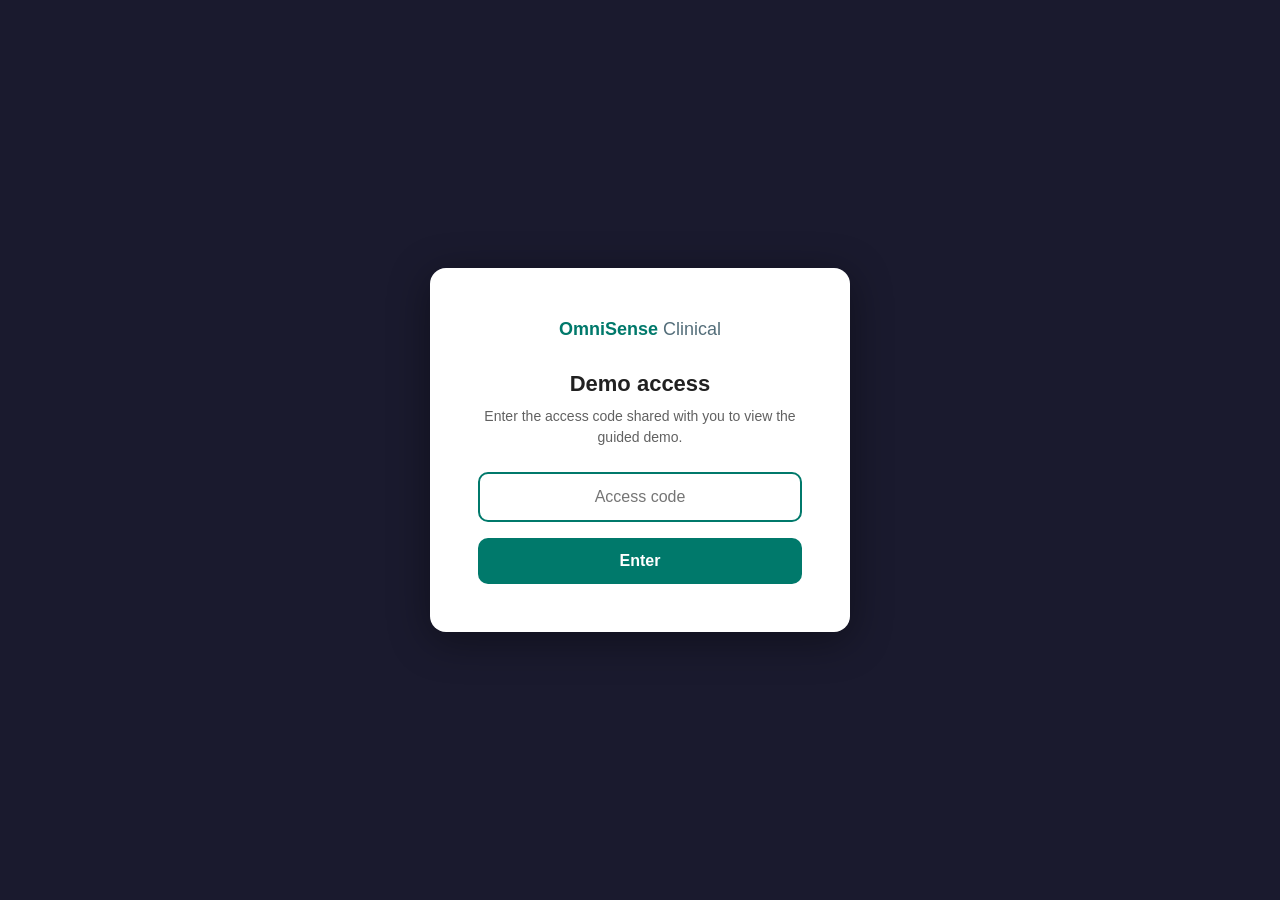
<file: index.html>
<!doctype html>
<html lang="en">
<head>
<meta charset="utf-8">
<title>OmniSense Clinical · Aster Demo Mockups</title>
<meta name="viewport" content="width=device-width, initial-scale=1">
<link rel="stylesheet" href="mockups.css">
<link rel="stylesheet" href="tour.css">
</head>
<body>
<div class="app">

  <header class="topbar">
    <div class="topbar-left">
      <div class="brand">OmniSense<span class="brand-mark">Clinical</span></div>
      <div class="hospital-pill">Aster Medcity demo &middot; UI mockups</div>
    </div>
    <div class="topbar-right">
      <div class="user-block">
        <span class="user-name">Mockup review</span>
        <span class="user-meta">Static HTML &middot; no backend</span>
      </div>
    </div>
  </header>

  <main class="main">

    <div class="page-header">
      <div>
        <h1 class="page-title">Aster Medcity demo &mdash; UI mockups</h1>
        <p class="page-subtitle">
          10 UI mockups for the OmniSense Clinical demo at Aster Medcity Kochi.
        </p>
      </div>
    </div>

    <div class="card" style="margin-bottom: var(--space-lg);">
      <div style="font-size: var(--font-xs); text-transform: uppercase; letter-spacing: 0.8px; color: var(--color-primary); font-weight: 700; margin-bottom: 6px;">Premise</div>
      <p style="line-height: 1.6;">
        Dr. Rajesh Menon walks into CICU at 7&thinsp;AM, taps the mic on the Briefing tab, asks
        <em>&ldquo;How does my day look?&rdquo;</em> &mdash; OmniSense reads back a 60-90&thinsp;second narrative
        across his 11 cardiology patients, with priority ranking, overnight changes, and the questions
        waiting for him this morning. He follows up with <em>&ldquo;Tell me more about Ms. Fatima&rdquo;</em>
        &rarr; drill-down briefing with a patient confirmation step. Hands-free, fully cited, fully
        audited.
      </p>
      <div style="margin-top: var(--space-md); display: flex; gap: 6px; flex-wrap: wrap;">
        <span class="badge badge-outline">Voice doctor-only</span>
        <span class="badge badge-outline">Push-to-talk</span>
        <span class="badge badge-outline">Peer-consult tone</span>
        <span class="badge badge-outline">Every reply cited</span>
        <span class="badge badge-outline">Drug-safety pipeline</span>
        <span class="badge badge-outline">PHI on-prem (production)</span>
      </div>
    </div>

    <h2 style="font-size: var(--font-xl); font-weight: 600; margin: var(--space-xl) 0 var(--space-md);">
      Mockups
    </h2>

    <div style="display: grid; grid-template-columns: repeat(auto-fill, minmax(380px, 1fr)); gap: var(--space-md);">

      <a href="01-briefing-landing.html" class="card" style="text-decoration: none; color: inherit; cursor: pointer; display: flex; flex-direction: column; gap: 8px;">
        <div style="display: flex; align-items: center; gap: 8px;">
          <span class="badge badge-primary">M1</span>
          <span style="font-size: var(--font-xs); color: var(--color-text-muted); text-transform: uppercase; letter-spacing: 0.5px;">Briefing tab</span>
        </div>
        <div style="font-size: var(--font-lg); font-weight: 600;">Empty landing &middot; mic prompt</div>
        <div style="font-size: var(--font-sm); color: var(--color-text-secondary);">
          Doctor lands on the Briefing tab for the first time today. Big mic, friendly prompt,
          patient counts, sample questions.
        </div>
      </a>

      <a href="02-briefing-shift-start.html" class="card" style="text-decoration: none; color: inherit; cursor: pointer; display: flex; flex-direction: column; gap: 8px;">
        <div style="display: flex; align-items: center; gap: 8px;">
          <span class="badge badge-primary">M2</span>
          <span style="font-size: var(--font-xs); color: var(--color-text-muted); text-transform: uppercase; letter-spacing: 0.5px;">Briefing tab</span>
        </div>
        <div style="font-size: var(--font-lg); font-weight: 600;">Shift-start briefing</div>
        <div style="font-size: var(--font-sm); color: var(--color-text-secondary);">
          After &ldquo;How does my day look?&rdquo; &mdash; AI narrative bubble, 5 priority patient cards, 6
          stable patients in a compact list. The demo opener.
        </div>
      </a>

      <a href="03-briefing-drilldown.html" class="card" style="text-decoration: none; color: inherit; cursor: pointer; display: flex; flex-direction: column; gap: 8px;">
        <div style="display: flex; align-items: center; gap: 8px;">
          <span class="badge badge-primary">M3</span>
          <span style="font-size: var(--font-xs); color: var(--color-text-muted); text-transform: uppercase; letter-spacing: 0.5px;">Briefing tab</span>
        </div>
        <div style="font-size: var(--font-lg); font-weight: 600;">Drill-down &middot; Ms. Fatima</div>
        <div style="font-size: var(--font-sm); color: var(--color-text-secondary);">
          After &ldquo;Tell me more about Ms. Fatima&rdquo; &mdash; conversation history, patient confirmation
          pill, single-patient narrative, vitals tiles, follow-up prompt.
        </div>
      </a>

      <a href="08-voice-overlay.html" class="card" style="text-decoration: none; color: inherit; cursor: pointer; display: flex; flex-direction: column; gap: 8px;">
        <div style="display: flex; align-items: center; gap: 8px;">
          <span class="badge badge-primary">M8</span>
          <span style="font-size: var(--font-xs); color: var(--color-text-muted); text-transform: uppercase; letter-spacing: 0.5px;">Voice overlay</span>
        </div>
        <div style="font-size: var(--font-lg); font-weight: 600;">Voice interaction overlay</div>
        <div style="font-size: var(--font-sm); color: var(--color-text-secondary);">
          What you see while pressing the mic. Live transcription, patient confirmation pill, release to submit.
        </div>
      </a>

      <a href="11-patients-tab.html" class="card" style="text-decoration: none; color: inherit; cursor: pointer; display: flex; flex-direction: column; gap: 8px;">
        <div style="display: flex; align-items: center; gap: 8px;">
          <span class="badge badge-primary">M11</span>
          <span style="font-size: var(--font-xs); color: var(--color-text-muted); text-transform: uppercase; letter-spacing: 0.5px;">Patients tab</span>
        </div>
        <div style="font-size: var(--font-lg); font-weight: 600;">All 11 patients &middot; trajectory cards</div>
        <div style="font-size: var(--font-sm); color: var(--color-text-secondary);">
          Card grid with trajectory indicators (declining / stable / improving), alert badges, filter and sort controls. Tap a card to open the patient drawer.
        </div>
      </a>

      <a href="04-patient-drawer-pillai.html" class="card" style="text-decoration: none; color: inherit; cursor: pointer; display: flex; flex-direction: column; gap: 8px;">
        <div style="display: flex; align-items: center; gap: 8px;">
          <span class="badge badge-primary">M4</span>
          <span style="font-size: var(--font-xs); color: var(--color-text-muted); text-transform: uppercase; letter-spacing: 0.5px;">Patient drawer &middot; Body</span>
        </div>
        <div style="font-size: var(--font-lg); font-weight: 600;">Mr. Pillai &middot; LAD post-stent + AKI</div>
        <div style="font-size: var(--font-sm); color: var(--color-text-secondary);">
          Coronary tree schematic with DES marker. Bilateral renal coronal section. Drug-safety hold list.
        </div>
      </a>

      <a href="05-patient-drawer-fatima.html" class="card" style="text-decoration: none; color: inherit; cursor: pointer; display: flex; flex-direction: column; gap: 8px;">
        <div style="display: flex; align-items: center; gap: 8px;">
          <span class="badge badge-primary">M5</span>
          <span style="font-size: var(--font-xs); color: var(--color-text-muted); text-transform: uppercase; letter-spacing: 0.5px;">Patient drawer &middot; Body</span>
        </div>
        <div style="font-size: var(--font-lg); font-weight: 600;">Ms. Fatima &middot; myocarditis + ECMO</div>
        <div style="font-size: var(--font-sm); color: var(--color-text-secondary);">
          Heart with global hypokinesia overlay + RV strain. ECMO decision panel. Multi-discipline
          contact list. The crashing-patient demo moment.
        </div>
      </a>

      <a href="06-patient-drawer-rao.html" class="card" style="text-decoration: none; color: inherit; cursor: pointer; display: flex; flex-direction: column; gap: 8px;">
        <div style="display: flex; align-items: center; gap: 8px;">
          <span class="badge badge-primary">M6</span>
          <span style="font-size: var(--font-xs); color: var(--color-text-muted); text-transform: uppercase; letter-spacing: 0.5px;">Patient drawer &middot; Body</span>
        </div>
        <div style="font-size: var(--font-lg); font-weight: 600;">Mr. Rao &middot; pre-op CABG x3</div>
        <div style="font-size: var(--font-sm); color: var(--color-text-secondary);">
          Heart with 3-vessel disease overlay + mild AS marker on the aortic valve. Hold-medication
          checklist. Anaesthesia flag tiles. Draft pre-op clearance.
        </div>
      </a>

      <a href="09-journey-pillai.html" class="card" style="text-decoration: none; color: inherit; cursor: pointer; display: flex; flex-direction: column; gap: 8px;">
        <div style="display: flex; align-items: center; gap: 8px;">
          <span class="badge badge-primary">M9</span>
          <span style="font-size: var(--font-xs); color: var(--color-text-muted); text-transform: uppercase; letter-spacing: 0.5px;">Patient drawer &middot; Journey</span>
        </div>
        <div style="font-size: var(--font-lg); font-weight: 600;">Mr. Pillai &middot; clickable timeline + lab popup</div>
        <div style="font-size: var(--font-sm); color: var(--color-text-secondary);">
          Event stream grouped by day, filter chips, search, overnight changes banner, inline trend sparklines, lab popup modal with AI interpretation + PACS stub.
        </div>
      </a>

      <a href="07-rounds-tab-fallback.html" class="card" style="text-decoration: none; color: inherit; cursor: pointer; display: flex; flex-direction: column; gap: 8px;">
        <div style="display: flex; align-items: center; gap: 8px;">
          <span class="badge badge-primary">M7</span>
          <span style="font-size: var(--font-xs); color: var(--color-text-muted); text-transform: uppercase; letter-spacing: 0.5px;">Rounds tab</span>
        </div>
        <div style="font-size: var(--font-lg); font-weight: 600;">I-PASS handoff + action queue</div>
        <div style="font-size: var(--font-sm); color: var(--color-text-secondary);">
          Text-based shift handoff with read-only action queue. Used at a desk or when voice is not available.
        </div>
      </a>

      <a href="10-knowledge-tab.html" class="card" style="text-decoration: none; color: inherit; cursor: pointer; display: flex; flex-direction: column; gap: 8px;">
        <div style="display: flex; align-items: center; gap: 8px;">
          <span class="badge badge-primary">M10</span>
          <span style="font-size: var(--font-xs); color: var(--color-text-muted); text-transform: uppercase; letter-spacing: 0.5px;">Knowledge tab</span>
        </div>
        <div style="font-size: var(--font-lg); font-weight: 600;">Clinical RAG lookup</div>
        <div style="font-size: var(--font-sm); color: var(--color-text-secondary);">
          Evidence-based search with patient context. Scope filters, AI answer with confidence bar, cited sources, recent queries.
        </div>
      </a>

    </div>

    <h2 style="font-size: var(--font-xl); font-weight: 600; margin: var(--space-2xl) 0 var(--space-md);">
      Demo cast &middot; 5 cardiology patients
    </h2>

    <div class="card" style="padding: 0; overflow: hidden;">
      <table style="width: 100%; border-collapse: collapse; font-size: var(--font-sm);">
        <thead style="background: var(--color-bg);">
          <tr>
            <th style="text-align: left; padding: var(--space-md); border-bottom: 1px solid var(--color-border); font-size: var(--font-xs); text-transform: uppercase; color: var(--color-text-muted); letter-spacing: 0.5px;">Patient</th>
            <th style="text-align: left; padding: var(--space-md); border-bottom: 1px solid var(--color-border); font-size: var(--font-xs); text-transform: uppercase; color: var(--color-text-muted); letter-spacing: 0.5px;">Bed</th>
            <th style="text-align: left; padding: var(--space-md); border-bottom: 1px solid var(--color-border); font-size: var(--font-xs); text-transform: uppercase; color: var(--color-text-muted); letter-spacing: 0.5px;">Setting</th>
            <th style="text-align: left; padding: var(--space-md); border-bottom: 1px solid var(--color-border); font-size: var(--font-xs); text-transform: uppercase; color: var(--color-text-muted); letter-spacing: 0.5px;">Demo angle</th>
          </tr>
        </thead>
        <tbody>
          <tr>
            <td style="padding: var(--space-md); border-bottom: 1px solid var(--color-border-light);"><strong>Mr. Sasi Pillai, 62M</strong></td>
            <td style="padding: var(--space-md); border-bottom: 1px solid var(--color-border-light);">CICU 12</td>
            <td style="padding: var(--space-md); border-bottom: 1px solid var(--color-border-light);">Post-PCI STEMI day 2 + AKI</td>
            <td style="padding: var(--space-md); border-bottom: 1px solid var(--color-border-light); color: var(--color-text-secondary);">Drug safety + cardio &harr; nephro reasoning. The &ldquo;watch the kidneys, hold the metformin&rdquo; moment.</td>
          </tr>
          <tr>
            <td style="padding: var(--space-md); border-bottom: 1px solid var(--color-border-light);"><strong>Mrs. Latha Nair, 58F</strong></td>
            <td style="padding: var(--space-md); border-bottom: 1px solid var(--color-border-light);">CICU 8</td>
            <td style="padding: var(--space-md); border-bottom: 1px solid var(--color-border-light);">Decomp HFrEF on milrinone</td>
            <td style="padding: var(--space-md); border-bottom: 1px solid var(--color-border-light); color: var(--color-text-secondary);">Inotrope wean + LVAD/transplant decision. The &ldquo;recovering but needs the next big call&rdquo; moment.</td>
          </tr>
          <tr>
            <td style="padding: var(--space-md); border-bottom: 1px solid var(--color-border-light);"><strong>Mr. Hari Krishnan, 71M</strong></td>
            <td style="padding: var(--space-md); border-bottom: 1px solid var(--color-border-light);">CICU 3</td>
            <td style="padding: var(--space-md); border-bottom: 1px solid var(--color-border-light);">NSTEMI awaiting cath, CKD 3</td>
            <td style="padding: var(--space-md); border-bottom: 1px solid var(--color-border-light); color: var(--color-text-secondary);">Pre-procedure risk strat + minimising contrast load. The deteriorating-risk-before-planned-procedure angle.</td>
          </tr>
          <tr>
            <td style="padding: var(--space-md); border-bottom: 1px solid var(--color-border-light);"><strong>Ms. Fatima Rahman, 28F</strong> &#x26A1;</td>
            <td style="padding: var(--space-md); border-bottom: 1px solid var(--color-border-light);">CICU 1</td>
            <td style="padding: var(--space-md); border-bottom: 1px solid var(--color-border-light);">Acute viral myocarditis + ECMO decision</td>
            <td style="padding: var(--space-md); border-bottom: 1px solid var(--color-border-light); color: var(--color-text-secondary);">The young-patient-crashing-in-front-of-you moment. Multi-discipline + time pressure.</td>
          </tr>
          <tr>
            <td style="padding: var(--space-md);"><strong>Mr. Venu Rao, 68M</strong> &#x1F52A;</td>
            <td style="padding: var(--space-md);">SD-4</td>
            <td style="padding: var(--space-md);">Pre-op CABG x3 tomorrow</td>
            <td style="padding: var(--space-md); color: var(--color-text-secondary);">Planned-care peer consult: DAPT hold timing, ACE-i + metformin hold, written sign-off to anaesthesia.</td>
          </tr>
        </tbody>
      </table>
    </div>


  </main>
</div>
<script>
// Redirect to welcome page (the entry point)
location.href = 'welcome.html';
</script>
<script src="tour.js"></script>
</body>
</html>
</file>
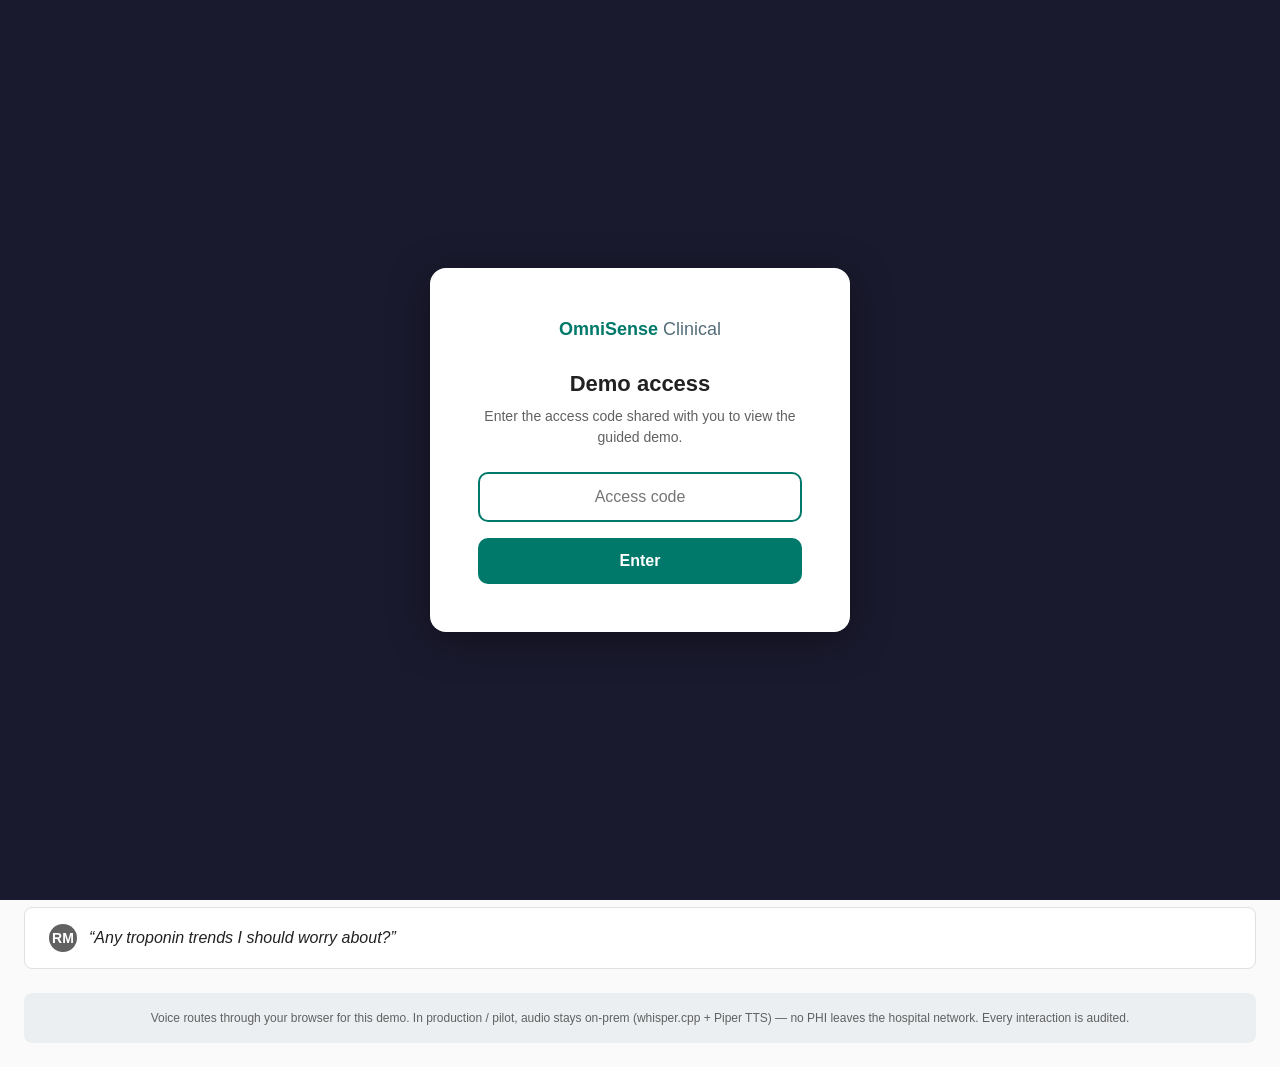
<file: 01-briefing-landing.html>
<!doctype html>
<html lang="en">
<head>
<meta charset="utf-8">
<title>M1 — Briefing landing · OmniSense Clinical</title>
<meta name="viewport" content="width=device-width, initial-scale=1">
<link rel="stylesheet" href="mockups.css">
<link rel="stylesheet" href="tour.css">
</head>
<body>
<div class="app">

  <header class="topbar">
    <div class="topbar-left">
      <div class="brand">OmniSense<span class="brand-mark">Clinical</span></div>
      <div class="hospital-pill">Aster Medcity · Kochi</div>
    </div>
    <div class="topbar-right">
      <div class="user-block">
        <span class="user-name">Dr. Rajesh Menon</span>
        <span class="user-meta">CICU · Cardiologist · D001</span>
      </div>
      <div class="user-avatar">RM</div>
    </div>
  </header>

  <nav class="tabbar">
    <div class="tab tab-active">
      <svg class="tab-mic-icon" viewBox="0 0 24 24"><rect x="9" y="3" width="6" height="12" rx="3"/><path d="M5 11a7 7 0 0 0 14 0M12 18v3"/></svg>
      Briefing
    </div>
    <div class="tab">Patients</div>
    <div class="tab">Rounds</div>
    <div class="tab">Knowledge</div>
  </nav>

  <main class="main">

    <div class="page-header">
      <div>
        <h1 class="page-title">Good morning, Dr. Menon</h1>
        <p class="page-subtitle">Sunday, 11 April 2026 · 06:58 · Shift handover from Dr. Anand · 11 patients on your list today</p>
      </div>
      <div style="display:flex; gap:var(--space-sm);">
        <button class="btn btn-secondary btn-sm">Switch shift</button>
        <button class="btn btn-secondary btn-sm">View on-call</button>
      </div>
    </div>

    <div class="card" style="display:flex; align-items:center; gap:var(--space-lg); padding:var(--space-xl);">
      <div style="flex:1;">
        <div style="font-size:var(--font-xs); text-transform:uppercase; letter-spacing:1px; color:var(--color-primary); font-weight:700; margin-bottom:6px;">Voice briefing</div>
        <h2 style="font-size:var(--font-xl); font-weight:600; margin-bottom:8px;">Tap to start your shift briefing</h2>
        <p style="color:var(--color-text-secondary); max-width:520px;">
          Press and hold the microphone, then ask <em>&ldquo;How does my day look?&rdquo;</em>
          I&rsquo;ll walk you through your 11 patients in priority order, tell you what changed overnight,
          and surface anything that needs your attention this morning.
        </p>
        <div style="margin-top:var(--space-md); display:flex; gap:8px; flex-wrap:wrap;">
          <span class="badge badge-outline">Hands-free</span>
          <span class="badge badge-outline">Doctor-only</span>
          <span class="badge badge-outline">Cited responses</span>
          <span class="badge badge-outline">English</span>
        </div>
      </div>
      <button class="mic-fab mic-fab-large" title="Press and hold to talk">
        <svg viewBox="0 0 24 24"><rect x="9" y="3" width="6" height="12" rx="3"/><path d="M5 11a7 7 0 0 0 14 0M12 18v3M8 21h8"/></svg>
      </button>
    </div>

    <div id="triage-counts" style="display:grid; grid-template-columns: 1fr 1fr 1fr; gap:var(--space-md); margin-top:var(--space-md);">
      <div class="card" style="text-align:center;">
        <div style="font-size:var(--font-3xl); font-weight:700; color:var(--color-primary-dark);">11</div>
        <div style="font-size:var(--font-sm); color:var(--color-text-secondary);">Patients on your list</div>
      </div>
      <div class="card" style="text-align:center; background:var(--color-warning-bg); border-color:var(--color-warning-border);">
        <div style="font-size:var(--font-3xl); font-weight:700; color:var(--color-warning);">5</div>
        <div style="font-size:var(--font-sm); color:var(--color-text-secondary);">Need your attention</div>
      </div>
      <div class="card" style="text-align:center; background:var(--color-stable-bg); border-color:var(--color-stable-border);">
        <div style="font-size:var(--font-3xl); font-weight:700; color:var(--color-stable);">6</div>
        <div style="font-size:var(--font-sm); color:var(--color-text-secondary);">Stable overnight</div>
      </div>
    </div>

    <div id="sample-prompts" style="margin-top:var(--space-lg);">
      <div style="font-size:var(--font-xs); text-transform:uppercase; letter-spacing:0.8px; color:var(--color-text-muted); font-weight:600; margin-bottom:var(--space-sm);">
        Try asking
      </div>
      <div style="display:flex; flex-direction:column; gap:8px;">
        <div class="doctor-bubble" style="margin:0;"><div class="doctor-bubble-icon">RM</div><div class="doctor-bubble-text">&ldquo;How does my day look?&rdquo;</div></div>
        <div class="doctor-bubble" style="margin:0;"><div class="doctor-bubble-icon">RM</div><div class="doctor-bubble-text">&ldquo;Tell me more about Ms. Fatima.&rdquo;</div></div>
        <div class="doctor-bubble" style="margin:0;"><div class="doctor-bubble-icon">RM</div><div class="doctor-bubble-text">&ldquo;What&rsquo;s pending for the CABG case tomorrow?&rdquo;</div></div>
        <div class="doctor-bubble" style="margin:0;"><div class="doctor-bubble-icon">RM</div><div class="doctor-bubble-text">&ldquo;Any troponin trends I should worry about?&rdquo;</div></div>
      </div>
    </div>

    <div style="margin-top:var(--space-lg); padding:var(--space-md); background:var(--color-info-bg); border-radius:var(--radius-md); font-size:var(--font-xs); color:var(--color-text-secondary); text-align:center;">
      Voice routes through your browser for this demo. In production / pilot, audio stays on-prem
      (whisper.cpp + Piper TTS) — no PHI leaves the hospital network. Every interaction is audited.
    </div>

  </main>

  <!-- Voice overlay (hidden, shown during tour step) -->
  <div id="voice-overlay-demo" class="voice-overlay" style="display:none;">
    <div class="voice-card">
      <div class="voice-status">Listening &middot; press and hold</div>
      <button class="mic-fab mic-fab-large mic-listening">
        <svg viewBox="0 0 24 24"><rect x="9" y="3" width="6" height="12" rx="3"/><path d="M5 11a7 7 0 0 0 14 0M12 18v3M8 21h8"/></svg>
      </button>
      <div class="waveform">
        <div class="bar"></div><div class="bar"></div><div class="bar"></div><div class="bar"></div><div class="bar"></div>
        <div class="bar"></div><div class="bar"></div><div class="bar"></div><div class="bar"></div><div class="bar"></div>
      </div>
      <div class="voice-transcript">&ldquo;How does my day look?<span class="typing"></span>&rdquo;</div>
      <div style="font-size:var(--font-xs); color:var(--color-text-muted); text-align:center; max-width:380px; line-height:1.5;">
        Release the mic to submit your question. OmniSense will respond with a full shift briefing.
      </div>
      <div class="voice-actions">
        <button class="btn btn-secondary">Cancel</button>
        <button class="btn btn-primary">Release to send</button>
      </div>
    </div>
  </div>
</div>
<script>
// Tour page config
var TOUR_CONFIG = {
  pageDesc: 'Dr. Menon opens OmniSense at 7 AM. This is what they see first.'
};

// Spotlight steps — each highlights one element and tells the story
var TOUR_STEPS = [
  {
    target: '.tabbar',
    title: 'Your tabs',
    body: '<strong>Briefing</strong> is where you start your shift, using voice or text. <strong>Patients</strong> shows your full patient list with clinical details, journey timeline, and body views. <strong>Rounds</strong> tracks which patients you have seen and what actions are pending. <strong>Knowledge</strong> is your clinical reference library.',
    position: 'bottom'
  },
  {
    target: '.page-title',
    title: 'Your shift at a glance',
    body: 'OmniSense greets you by name, shows the date, who handed over to you, and how many patients are on your list today.',
    position: 'bottom'
  },
  {
    target: '#triage-counts',
    title: 'How busy is your morning?',
    body: '<strong>5 patients need attention</strong>, 6 are stable overnight. You know the shape of your shift before you say a word.',
    position: 'bottom'
  },
  {
    target: '.mic-fab-large',
    title: 'Talk to OmniSense',
    body: 'Press and hold, then speak naturally. Release when you are done. OmniSense only listens while you hold the button.',
    position: 'left'
  },
  {
    target: '.voice-card',
    title: 'Voice overlay',
    body: 'This is what you see while holding the mic. Your words appear in real time. When you mention a patient, OmniSense confirms before acting. Release to submit.',
    position: 'right',
    onEnter: function() { document.getElementById('voice-overlay-demo').style.display = 'flex'; },
    onLeave: function() { document.getElementById('voice-overlay-demo').style.display = 'none'; }
  },
  {
    target: '#sample-prompts',
    title: 'What can you ask?',
    body: 'Try any of these — or ask your own question. <strong>"How does my day look?"</strong> gives you the full shift briefing across all your patients.',
    position: 'top'
  }
];
</script>
<script src="tour.js"></script>
</body>
</html>
</file>
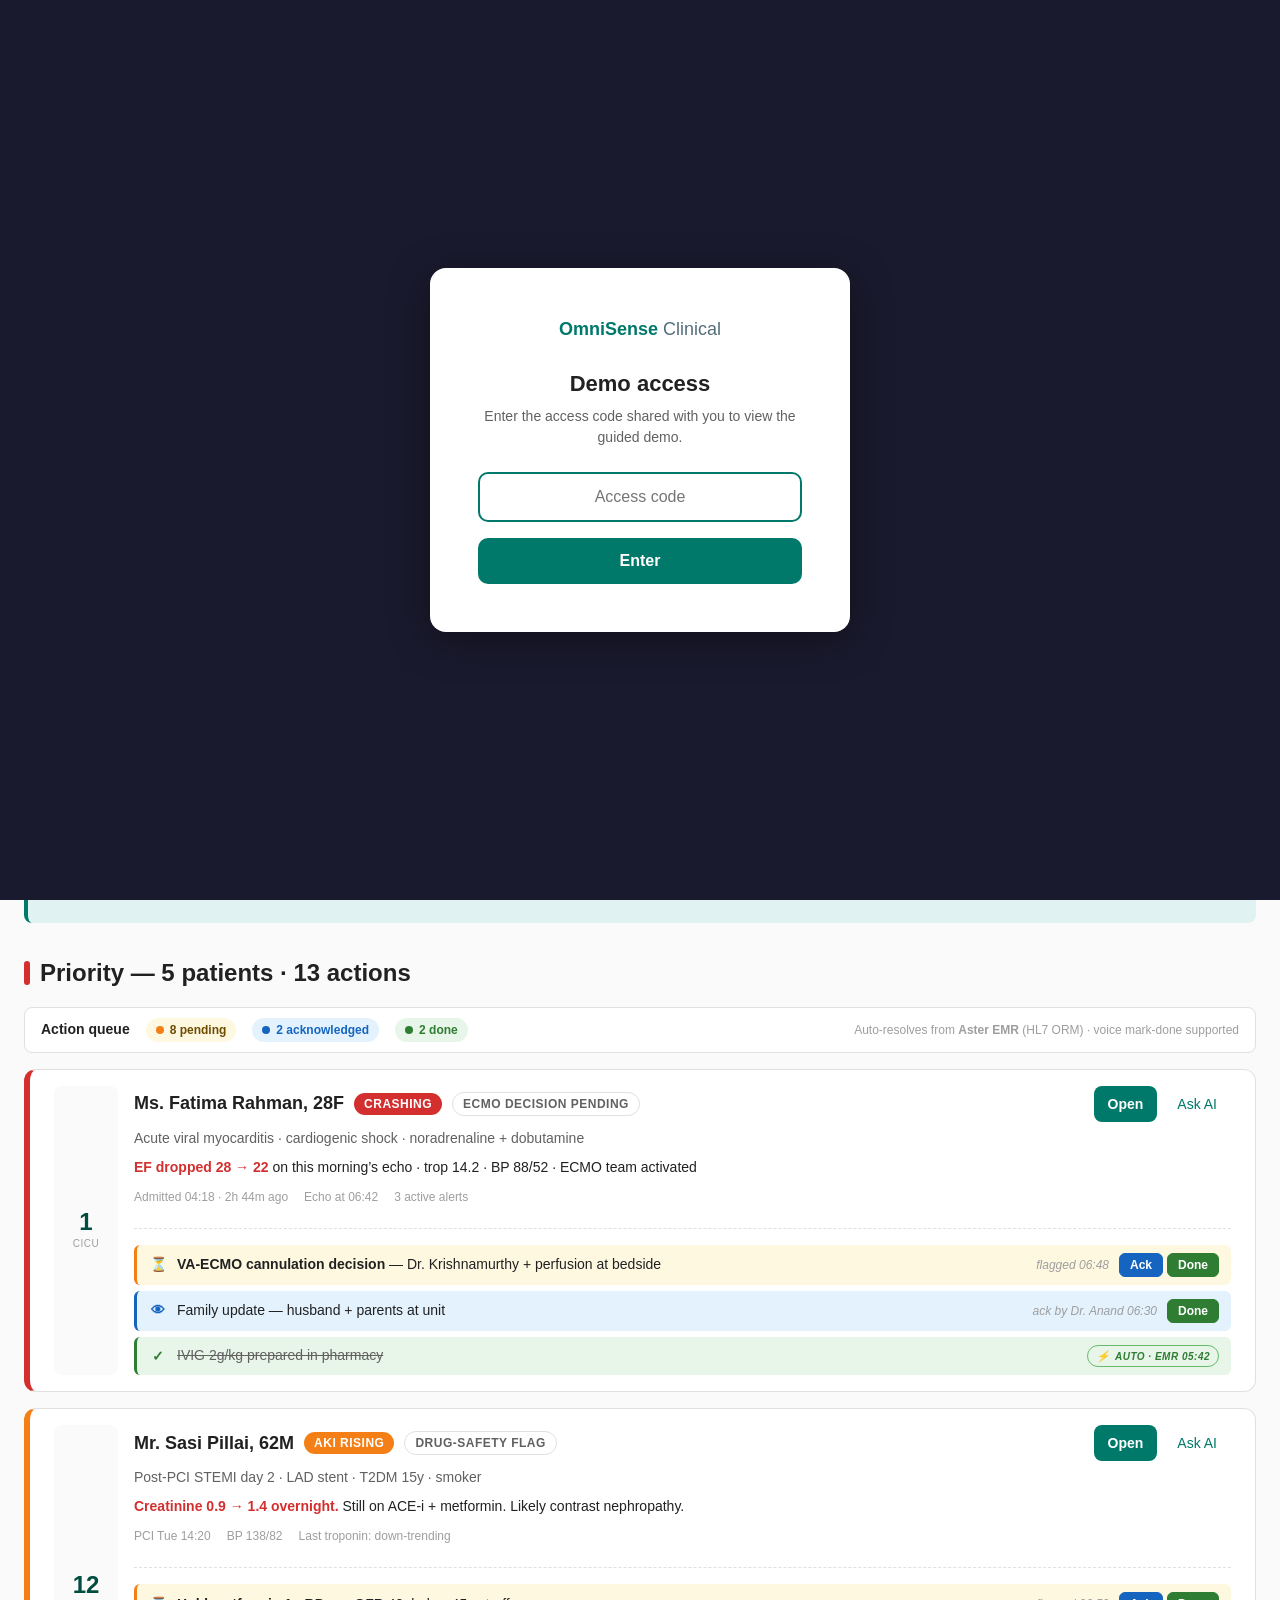
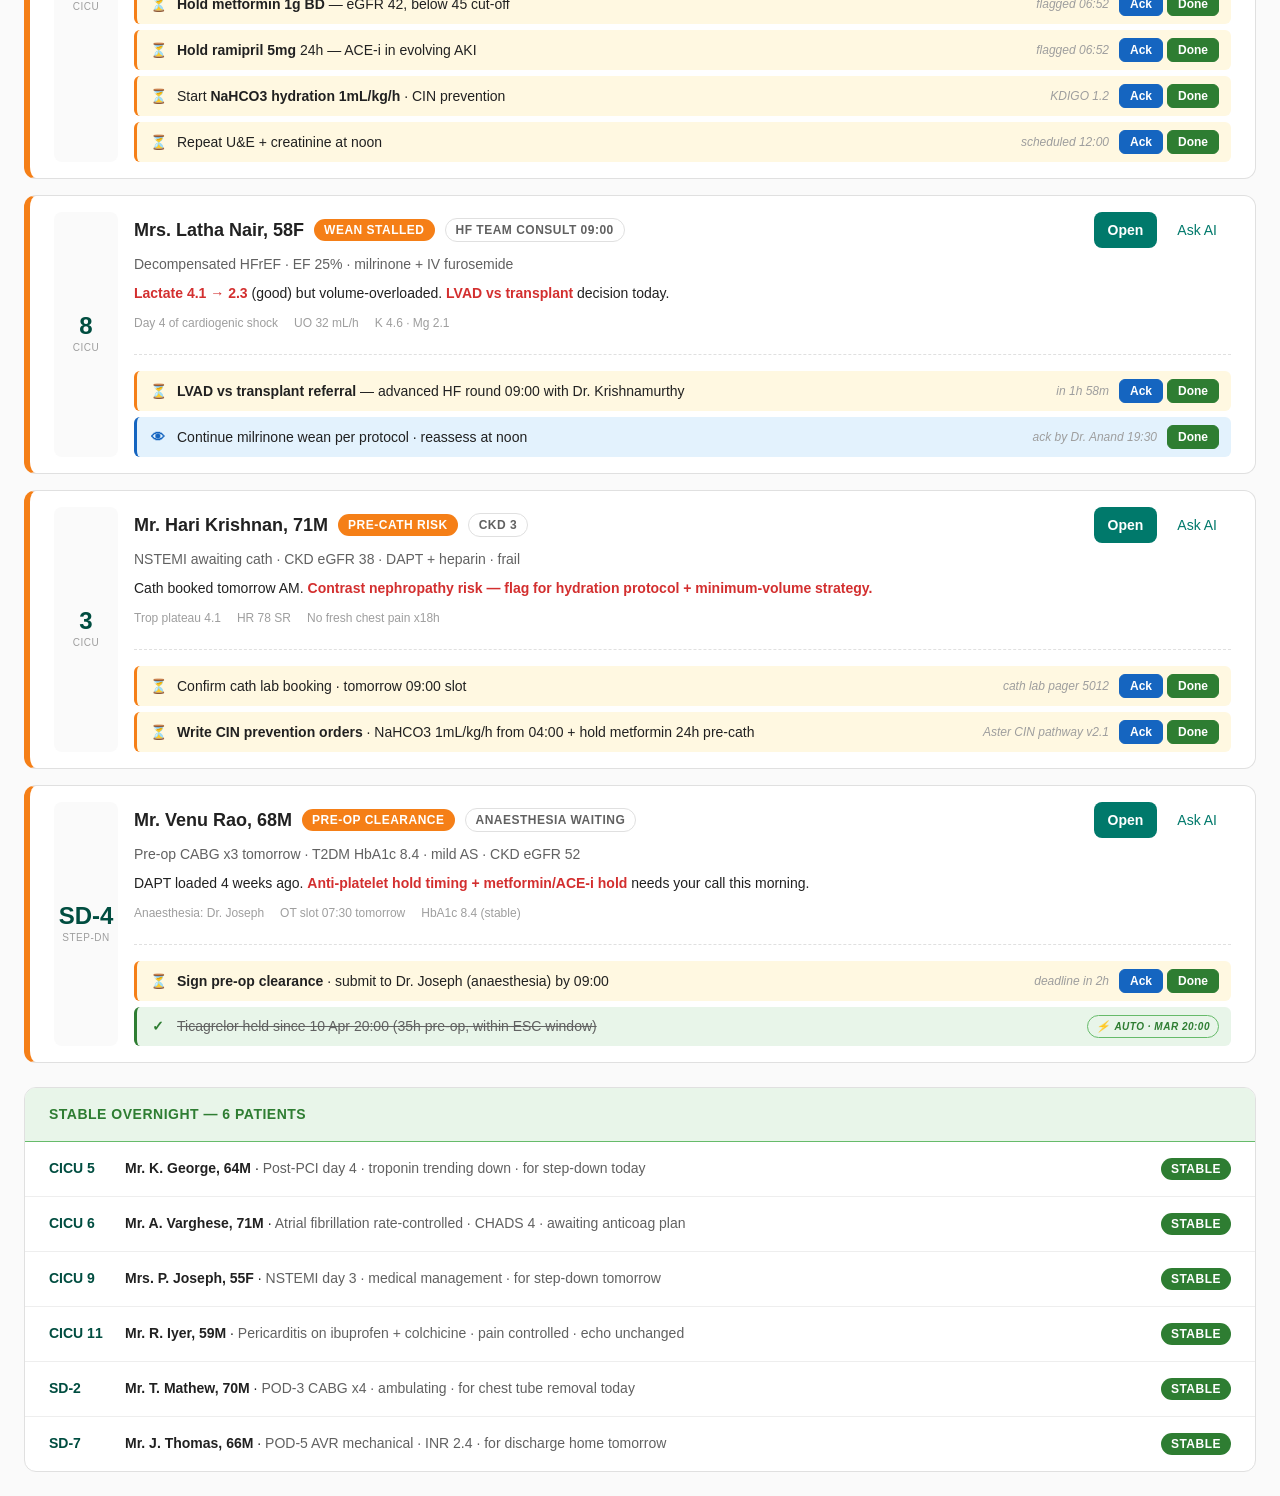
<file: 02-briefing-shift-start.html>
<!doctype html>
<html lang="en">
<head>
<meta charset="utf-8">
<title>M2 — Shift-start briefing · OmniSense Clinical</title>
<meta name="viewport" content="width=device-width, initial-scale=1">
<link rel="stylesheet" href="mockups.css">
<link rel="stylesheet" href="tour.css">
<style>
  @media (max-width: 768px) {
    /* Page-header action buttons row — wrap onto new line, don't overflow */
    .page-header > div:last-child {
      flex-wrap: wrap;
      gap: 6px;
      width: 100%;
    }
    .page-header > div:last-child .btn-sm {
      flex: 1;
      min-width: 120px;
      text-align: center;
    }

    /* Voice/Text sub-tabs — full width, not fit-content */
    #briefing-subtabs {
      width: 100% !important;
      box-sizing: border-box;
    }
    #briefing-subtabs button {
      flex: 1;
      text-align: center;
    }

    /* Audio control row in ai-bubble header — wrap */
    #audio-control {
      width: 100%;
      margin-left: 0 !important;
    }

    /* I-PASS grid — collapse label/value pair to single column */
    #briefing-text [style*="grid-template-columns:80px 1fr"] {
      grid-template-columns: 1fr !important;
    }
  }
</style>
</head>
<body>
<div class="app">

  <header class="topbar">
    <div class="topbar-left">
      <div class="brand">OmniSense<span class="brand-mark">Clinical</span></div>
      <div class="hospital-pill">Aster Medcity · Kochi</div>
    </div>
    <div class="topbar-right">
      <div class="user-block">
        <span class="user-name">Dr. Rajesh Menon</span>
        <span class="user-meta">CICU · Cardiologist · D001</span>
      </div>
      <div class="user-avatar">RM</div>
    </div>
  </header>

  <nav class="tabbar">
    <div class="tab tab-active">
      <svg class="tab-mic-icon" viewBox="0 0 24 24"><rect x="9" y="3" width="6" height="12" rx="3"/><path d="M5 11a7 7 0 0 0 14 0M12 18v3"/></svg>
      Briefing
    </div>
    <div class="tab">Patients</div>
    <div class="tab">Rounds</div>
    <div class="tab">Knowledge</div>
  </nav>

  <main class="main">

    <div class="page-header">
      <div>
        <h1 class="page-title">Shift briefing</h1>
        <p class="page-subtitle">11 April 2026 · 07:02 · Generated 22 sec ago · 11 patients · 4 priority</p>
      </div>
      <div style="display:flex; gap:var(--space-sm); align-items:center;">
        <button class="btn btn-secondary btn-sm">Replay audio</button>
        <button class="btn btn-secondary btn-sm">Export to handoff</button>
        <button class="mic-fab" title="Press and hold to ask a follow-up">
          <svg viewBox="0 0 24 24"><rect x="9" y="3" width="6" height="12" rx="3"/><path d="M5 11a7 7 0 0 0 14 0M12 18v3"/></svg>
        </button>
      </div>
    </div>

    <!-- Voice / Text sub-tabs -->
    <div id="briefing-subtabs" style="display:flex; gap:4px; margin-bottom:var(--space-md); background:var(--color-bg); padding:4px; border-radius:var(--radius-md); width:fit-content;">
      <button id="subtab-voice" onclick="showBriefingView('voice')" style="padding:8px 20px; border:none; border-radius:var(--radius-sm); font-size:var(--font-sm); font-weight:600; cursor:pointer; font-family:inherit; background:var(--color-primary); color:white;">Voice</button>
      <button id="subtab-text" onclick="showBriefingView('text')" style="padding:8px 20px; border:none; border-radius:var(--radius-sm); font-size:var(--font-sm); font-weight:600; cursor:pointer; font-family:inherit; background:transparent; color:var(--color-text-secondary);">Text (I-PASS)</button>
    </div>

    <!-- VOICE VIEW -->
    <div id="briefing-voice">

    <!-- Doctor's voice turn -->
    <div class="doctor-bubble">
      <div class="doctor-bubble-icon">RM</div>
      <div class="doctor-bubble-text">&ldquo;How does my day look?&rdquo;</div>
      <span style="margin-left:auto; font-size:var(--font-xs); color:var(--color-text-muted);">07:01:38 · 1.4s</span>
    </div>

    <!-- AI conversational narrative -->
    <div class="ai-bubble" id="ai-briefing">
      <div class="ai-bubble-header">
        <div class="ai-bubble-icon">AI</div>
        <span>OmniSense · shift briefing</span>
        <!-- Audio playback control -->
        <div id="audio-control" style="margin-left:auto; display:flex; align-items:center; gap:8px;">
          <button id="audio-btn" onclick="toggleAudio()" style="display:inline-flex; align-items:center; gap:6px; padding:6px 14px; background:#00796B; color:white; border:none; border-radius:20px; font-size:12px; font-weight:600; cursor:pointer; font-family:inherit;">
            <svg id="audio-icon-play" width="14" height="14" viewBox="0 0 24 24" fill="white"><polygon points="5,3 19,12 5,21"/></svg>
            <svg id="audio-icon-pause" width="14" height="14" viewBox="0 0 24 24" fill="white" style="display:none;"><rect x="5" y="3" width="4" height="18"/><rect x="15" y="3" width="4" height="18"/></svg>
            <span id="audio-label">Listen</span>
          </button>
          <div id="audio-status" style="font-size:11px; color:var(--color-text-muted); font-weight:400; display:none; align-items:center;">
            <span id="audio-status-text">Speaking...</span>
            <span id="audio-waveform" style="display:inline-flex; align-items:center; gap:2px; margin-left:4px; height:14px; vertical-align:middle;">
              <span style="display:inline-block; width:2px; background:#00796B; border-radius:1px; animation:waveform 0.8s ease-in-out infinite;"></span>
              <span style="display:inline-block; width:2px; background:#00796B; border-radius:1px; animation:waveform 0.8s ease-in-out infinite 0.1s;"></span>
              <span style="display:inline-block; width:2px; background:#00796B; border-radius:1px; animation:waveform 0.8s ease-in-out infinite 0.2s;"></span>
              <span style="display:inline-block; width:2px; background:#00796B; border-radius:1px; animation:waveform 0.8s ease-in-out infinite 0.3s;"></span>
              <span style="display:inline-block; width:2px; background:#00796B; border-radius:1px; animation:waveform 0.8s ease-in-out infinite 0.15s;"></span>
            </span>
          </div>
        </div>
      </div>
      <div class="ai-bubble-body" id="ai-text">
        Good morning Dr. Menon. You have <strong>11 cardiac patients</strong> today across CICU and the
        cardiac surgical step-down. <strong>Four need your attention this morning.</strong>
        <br><br>
        <strong>Mr. Pillai in bed 12</strong> &mdash; your STEMI from Tuesday &mdash; his creatinine
        bumped from <strong>0.9 to 1.4</strong> overnight. Most likely contrast nephropathy from yesterday&rsquo;s
        cath, and he&rsquo;s still on the ACE-i and metformin.
        <br><br>
        <strong>Mrs. Nair in bed 8</strong> &mdash; your decomp heart failure on milrinone &mdash; her lactate has
        come down from 4.1 to 2.3 over the last 24 hours, but the milrinone wean isn&rsquo;t going as
        planned and she&rsquo;s still pretty volume-overloaded. The advanced HF team wants to talk
        about <strong>LVAD versus transplant referral</strong> this morning.
        <br><br>
        <strong>Ms. Fatima in bed 1</strong> &mdash; the 28-year-old myocarditis admission from last night &mdash;
        her EF dropped from <strong>28 to 22</strong> on the morning echo. She&rsquo;s on low-dose noradrenaline
        and dobutamine, and the ECMO team is asking <strong>whether to cannulate now or wait
        another four hours</strong>.
        <br><br>
        <strong>Mr. Krishnan in bed 3</strong> goes to the cath lab tomorrow &mdash; his eGFR is 38, so I want to
        flag the contrast load. And <strong>Mr. Rao</strong> is your CABG case for tomorrow morning &mdash;
        anaesthesia wants clearance on his anti-platelet hold.
        <br><br>
        The other six are stable. <em>What do you want to tackle first?</em>
      </div>
      <div class="ai-bubble-meta">
        <span>Sources: Patient context bundles &times; 11 · Drug-safety pipeline run · 0 hallucination flags</span>
        <span style="margin-left:auto;">Fully audited &middot; ID brf_20260411_0701</span>
      </div>
    </div>

    </div><!-- end briefing-voice -->

    <!-- TEXT VIEW (I-PASS) -->
    <div id="briefing-text" style="display:none;">
      <div style="padding:var(--space-lg); background:var(--color-surface); border:1px solid var(--color-border); border-radius:var(--radius-md); font-size:var(--font-sm); line-height:1.7;">
        <div style="font-size:var(--font-xs); text-transform:uppercase; letter-spacing:0.8px; color:var(--color-primary); font-weight:700; margin-bottom:var(--space-md);">I-PASS Handoff from Dr. Anand &middot; 11 April 2026 &middot; 07:00</div>
        <div style="display:grid; grid-template-columns:80px 1fr; gap:var(--space-sm) var(--space-lg);">
          <div style="font-size:var(--font-xs); text-transform:uppercase; color:var(--color-text-muted); font-weight:700; letter-spacing:0.8px;">Illness</div>
          <div><span class="badge badge-critical">Watcher x1</span> <span class="badge badge-warning" style="margin-left:4px;">Unstable x3</span> <span class="badge badge-stable" style="margin-left:4px;">Stable x7</span></div>

          <div style="font-size:var(--font-xs); text-transform:uppercase; color:var(--color-text-muted); font-weight:700;">Watcher</div>
          <div><strong>Bed 1 Ms. Fatima Rahman, 28F</strong> Acute viral myocarditis, cardiogenic shock. EF 28&rarr;22 on AM echo. On norad 0.08 + dobutamine 5. ECMO team at bedside.</div>

          <div style="font-size:var(--font-xs); text-transform:uppercase; color:var(--color-text-muted); font-weight:700;">Unstable</div>
          <div>
            <strong>Bed 12 Mr. Pillai, 62M</strong> Post-PCI STEMI day 2. Cr 0.9&rarr;1.4. Still on ACE-i + metformin.<br>
            <strong>Bed 8 Mrs. Nair, 58F</strong> Decomp HFrEF EF 25, milrinone + IV furosemide. Lactate 4.1&rarr;2.3, wean stalled. HF team 09:00.<br>
            <strong>Bed 3 Mr. Krishnan, 71M</strong> NSTEMI awaiting cath, eGFR 38. Cath booked tomorrow AM.
          </div>

          <div style="font-size:var(--font-xs); text-transform:uppercase; color:var(--color-text-muted); font-weight:700;">Pre-op</div>
          <div><strong>SD-4 Mr. Rao, 68M</strong> CABG x3 tomorrow 07:30. 3VD, mild AS. Ticagrelor held since 10 Apr 20:00. Awaiting written sign-off.</div>

          <div style="font-size:var(--font-xs); text-transform:uppercase; color:var(--color-text-muted); font-weight:700;">Stable</div>
          <div style="color:var(--color-text-secondary);">Bed 5 K. George (post-PCI day 4) &middot; Bed 6 A. Varghese (AF rate-controlled) &middot; Bed 9 P. Joseph (NSTEMI day 3) &middot; Bed 11 R. Iyer (pericarditis) &middot; SD-2 T. Mathew (POD-3 CABG) &middot; SD-7 J. Thomas (POD-5 AVR)</div>
        </div>
      </div>
    </div>

    <script>
    function showBriefingView(view) {
      document.getElementById('briefing-voice').style.display = view === 'voice' ? 'block' : 'none';
      document.getElementById('briefing-text').style.display = view === 'text' ? 'block' : 'none';
      document.getElementById('subtab-voice').style.background = view === 'voice' ? 'var(--color-primary)' : 'transparent';
      document.getElementById('subtab-voice').style.color = view === 'voice' ? 'white' : 'var(--color-text-secondary)';
      document.getElementById('subtab-text').style.background = view === 'text' ? 'var(--color-primary)' : 'transparent';
      document.getElementById('subtab-text').style.color = view === 'text' ? 'white' : 'var(--color-text-secondary)';
    }
    </script>

    <script>
    var isSpeaking = false;
    var speakId = 0;
    var sentences = [];
    var currentIdx = 0;
    var preferredVoice = null;

    var ABBREVS = [
      [/\bDr\./g, 'Doctor'], [/\bMr\./g, 'Mister'], [/\bMrs\./g, 'Missus'],
      [/\bMs\./g, 'Miss'], [/\bSt\./g, 'Saint'], [/\be\.g\./g, 'for example'],
      [/\bi\.e\./g, 'that is'], [/\bvs\./g, 'versus'], [/\beGFR\b/g, 'E G F R'],
      [/\bACE-i\b/g, 'ace inhibitor'], [/\bEF\b/g, 'E F'], [/\bLVAD\b/g, 'L VAD'],
      [/\bCABG\b/g, 'cabbage']
    ];

    function toggleAudio() {
      if (isSpeaking) {
        speakId++;
        speechSynthesis.cancel();
        setUI(false);
        // currentIdx stays where it is so resume picks up from here
        return;
      }

      // First play or resume
      if (sentences.length === 0 || currentIdx >= sentences.length) {
        // Fresh start: parse text and reset
        var text = document.getElementById('ai-text').innerText;
        var safe = ABBREVS.reduce(function(t, p) { return t.replaceAll(p[0], p[1]); }, text);
        sentences = safe.match(/[^.!?]+[.!?]+/g) || [safe];
        currentIdx = 0;

        var voices = speechSynthesis.getVoices();
        preferredVoice =
          voices.find(function(v) { return v.lang === 'en-IN'; }) ||
          voices.find(function(v) { return /india|neerja|rishi/i.test(v.name) && v.lang.indexOf('en') === 0; }) ||
          voices.find(function(v) { return v.lang === 'en-GB'; }) ||
          voices.find(function(v) { return v.lang.indexOf('en') === 0; });
      }
      // else: resume from currentIdx

      setUI(true);
      speakNext();
    }

    function speakNext() {
      if (currentIdx >= sentences.length) { setUI(false); return; }
      var myId = ++speakId;
      setTimeout(function() {
        if (speakId !== myId) return;
        var u = new SpeechSynthesisUtterance(sentences[currentIdx].trim());
        u.rate = 0.95;
        u.pitch = 1;
        u.volume = 1;
        u.lang = 'en-IN';
        if (preferredVoice) u.voice = preferredVoice;
        u.onend = function() {
          if (speakId !== myId) return;
          currentIdx++;
          speakNext();
        };
        u.onerror = function() {
          if (speakId !== myId) return;
          setUI(false);
        };
        speechSynthesis.speak(u);
      }, 50);
    }

    function setUI(playing) {
      isSpeaking = playing;
      var paused = !playing && currentIdx > 0 && currentIdx < sentences.length;
      document.getElementById('audio-label').textContent = playing ? 'Stop' : (paused ? 'Resume' : 'Listen');
      document.getElementById('audio-icon-play').style.display = playing ? 'none' : 'block';
      document.getElementById('audio-icon-pause').style.display = playing ? 'block' : 'none';
      document.getElementById('audio-btn').style.background = playing ? '#D32F2F' : '#00796B';
      document.getElementById('audio-status').style.display = playing ? 'inline-flex' : 'none';
    }

    if (speechSynthesis.onvoiceschanged !== undefined) {
      speechSynthesis.onvoiceschanged = function() {};
    }
    </script>

    <h2 style="margin-top:var(--space-xl); margin-bottom:var(--space-md); font-size:var(--font-xl); font-weight:600; display:flex; align-items:center; gap:10px;">
      <span style="width:6px; height:24px; background:var(--color-critical); border-radius:3px;"></span>
      Priority &mdash; 5 patients &middot; 13 actions
    </h2>

    <div class="action-summary">
      <span style="font-weight:600; color:var(--color-text);">Action queue</span>
      <span class="action-summary-pill" style="background:#FFF8E1; color:#6D4C00;"><span class="dot" style="background:#F57F17;"></span>8 pending</span>
      <span class="action-summary-pill" style="background:#E3F2FD; color:#1565C0;"><span class="dot" style="background:#1565C0;"></span>2 acknowledged</span>
      <span class="action-summary-pill" style="background:#E8F5E9; color:#2E7D32;"><span class="dot" style="background:#2E7D32;"></span>2 done</span>
      <span style="margin-left:auto; font-size:var(--font-xs); color:var(--color-text-muted);">
        Auto-resolves from <strong>Aster EMR</strong> (HL7 ORM) &middot; voice mark-done supported
      </span>
    </div>

    <div class="priority-list">

      <!-- Fatima — most critical -->
      <div class="patient-card patient-card-critical">
        <div class="patient-bed-block">
          <div class="patient-bed-num">1</div>
          <div class="patient-bed-label">CICU</div>
        </div>
        <div class="patient-body">
          <div class="patient-name-row">
            <span class="patient-name">Ms. Fatima Rahman, 28F</span>
            <span class="badge badge-critical">Crashing</span>
            <span class="badge badge-outline">ECMO decision pending</span>
            <span style="margin-left:auto; display:flex; gap:6px;">
              <button class="btn btn-primary btn-sm">Open</button>
              <button class="btn btn-ghost btn-sm">Ask AI</button>
            </span>
          </div>
          <div class="patient-dx">Acute viral myocarditis · cardiogenic shock · noradrenaline + dobutamine</div>
          <div class="patient-concern"><strong>EF dropped 28 &rarr; 22</strong> on this morning&rsquo;s echo · trop 14.2 · BP 88/52 · ECMO team activated</div>
          <div class="patient-meta-row">
            <span>Admitted 04:18 · 2h 44m ago</span>
            <span>Echo at 06:42</span>
            <span>3 active alerts</span>
          </div>

          <div class="action-list">
            <div class="action-item action-pending">
              <span class="action-status action-status-pending">⏳</span>
              <span class="action-text"><strong>VA-ECMO cannulation decision</strong> &mdash; Dr. Krishnamurthy + perfusion at bedside</span>
              <span class="action-meta">flagged 06:48</span>
              <div class="action-buttons">
                <button class="btn-mini btn-mini-ack">Ack</button>
                <button class="btn-mini btn-mini-done">Done</button>
              </div>
            </div>
            <div class="action-item action-acknowledged">
              <span class="action-status action-status-ack">👁</span>
              <span class="action-text">Family update &mdash; husband + parents at unit</span>
              <span class="action-meta">ack by Dr. Anand 06:30</span>
              <div class="action-buttons">
                <button class="btn-mini btn-mini-done">Done</button>
              </div>
            </div>
            <div class="action-item action-done">
              <span class="action-status action-status-done">✓</span>
              <span class="action-text">IVIG 2g/kg prepared in pharmacy</span>
              <span class="action-meta"><span class="auto-badge">auto · EMR 05:42</span></span>
            </div>
          </div>
        </div>
      </div>

      <!-- Pillai -->
      <div class="patient-card patient-card-warning">
        <div class="patient-bed-block">
          <div class="patient-bed-num">12</div>
          <div class="patient-bed-label">CICU</div>
        </div>
        <div class="patient-body">
          <div class="patient-name-row">
            <span class="patient-name">Mr. Sasi Pillai, 62M</span>
            <span class="badge badge-warning">AKI rising</span>
            <span class="badge badge-outline">Drug-safety flag</span>
            <span style="margin-left:auto; display:flex; gap:6px;">
              <button class="btn btn-primary btn-sm">Open</button>
              <button class="btn btn-ghost btn-sm">Ask AI</button>
            </span>
          </div>
          <div class="patient-dx">Post-PCI STEMI day 2 · LAD stent · T2DM 15y · smoker</div>
          <div class="patient-concern"><strong>Creatinine 0.9 &rarr; 1.4 overnight.</strong> Still on ACE-i + metformin. Likely contrast nephropathy.</div>
          <div class="patient-meta-row">
            <span>PCI Tue 14:20</span>
            <span>BP 138/82</span>
            <span>Last troponin: down-trending</span>
          </div>

          <div class="action-list">
            <div class="action-item action-pending">
              <span class="action-status action-status-pending">⏳</span>
              <span class="action-text"><strong>Hold metformin 1g BD</strong> &mdash; eGFR 42, below 45 cut-off</span>
              <span class="action-meta">flagged 06:52</span>
              <div class="action-buttons">
                <button class="btn-mini btn-mini-ack">Ack</button>
                <button class="btn-mini btn-mini-done">Done</button>
              </div>
            </div>
            <div class="action-item action-pending">
              <span class="action-status action-status-pending">⏳</span>
              <span class="action-text"><strong>Hold ramipril 5mg</strong> 24h &mdash; ACE-i in evolving AKI</span>
              <span class="action-meta">flagged 06:52</span>
              <div class="action-buttons">
                <button class="btn-mini btn-mini-ack">Ack</button>
                <button class="btn-mini btn-mini-done">Done</button>
              </div>
            </div>
            <div class="action-item action-pending">
              <span class="action-status action-status-pending">⏳</span>
              <span class="action-text">Start <strong>NaHCO3 hydration 1mL/kg/h</strong> &middot; CIN prevention</span>
              <span class="action-meta">KDIGO 1.2</span>
              <div class="action-buttons">
                <button class="btn-mini btn-mini-ack">Ack</button>
                <button class="btn-mini btn-mini-done">Done</button>
              </div>
            </div>
            <div class="action-item action-pending">
              <span class="action-status action-status-pending">⏳</span>
              <span class="action-text">Repeat U&amp;E + creatinine at noon</span>
              <span class="action-meta">scheduled 12:00</span>
              <div class="action-buttons">
                <button class="btn-mini btn-mini-ack">Ack</button>
                <button class="btn-mini btn-mini-done">Done</button>
              </div>
            </div>
          </div>
        </div>
      </div>

      <!-- Nair -->
      <div class="patient-card patient-card-warning">
        <div class="patient-bed-block">
          <div class="patient-bed-num">8</div>
          <div class="patient-bed-label">CICU</div>
        </div>
        <div class="patient-body">
          <div class="patient-name-row">
            <span class="patient-name">Mrs. Latha Nair, 58F</span>
            <span class="badge badge-warning">Wean stalled</span>
            <span class="badge badge-outline">HF team consult 09:00</span>
            <span style="margin-left:auto; display:flex; gap:6px;">
              <button class="btn btn-primary btn-sm">Open</button>
              <button class="btn btn-ghost btn-sm">Ask AI</button>
            </span>
          </div>
          <div class="patient-dx">Decompensated HFrEF · EF 25% · milrinone + IV furosemide</div>
          <div class="patient-concern"><strong>Lactate 4.1 &rarr; 2.3</strong> (good) but volume-overloaded. <strong>LVAD vs transplant</strong> decision today.</div>
          <div class="patient-meta-row">
            <span>Day 4 of cardiogenic shock</span>
            <span>UO 32 mL/h</span>
            <span>K 4.6 · Mg 2.1</span>
          </div>

          <div class="action-list">
            <div class="action-item action-pending">
              <span class="action-status action-status-pending">⏳</span>
              <span class="action-text"><strong>LVAD vs transplant referral</strong> &mdash; advanced HF round 09:00 with Dr. Krishnamurthy</span>
              <span class="action-meta">in 1h 58m</span>
              <div class="action-buttons">
                <button class="btn-mini btn-mini-ack">Ack</button>
                <button class="btn-mini btn-mini-done">Done</button>
              </div>
            </div>
            <div class="action-item action-acknowledged">
              <span class="action-status action-status-ack">👁</span>
              <span class="action-text">Continue milrinone wean per protocol &middot; reassess at noon</span>
              <span class="action-meta">ack by Dr. Anand 19:30</span>
              <div class="action-buttons">
                <button class="btn-mini btn-mini-done">Done</button>
              </div>
            </div>
          </div>
        </div>
      </div>

      <!-- Krishnan -->
      <div class="patient-card patient-card-warning">
        <div class="patient-bed-block">
          <div class="patient-bed-num">3</div>
          <div class="patient-bed-label">CICU</div>
        </div>
        <div class="patient-body">
          <div class="patient-name-row">
            <span class="patient-name">Mr. Hari Krishnan, 71M</span>
            <span class="badge badge-warning">Pre-cath risk</span>
            <span class="badge badge-outline">CKD 3</span>
            <span style="margin-left:auto; display:flex; gap:6px;">
              <button class="btn btn-primary btn-sm">Open</button>
              <button class="btn btn-ghost btn-sm">Ask AI</button>
            </span>
          </div>
          <div class="patient-dx">NSTEMI awaiting cath · CKD eGFR 38 · DAPT + heparin · frail</div>
          <div class="patient-concern">Cath booked tomorrow AM. <strong>Contrast nephropathy risk &mdash; flag for hydration protocol + minimum-volume strategy.</strong></div>
          <div class="patient-meta-row">
            <span>Trop plateau 4.1</span>
            <span>HR 78 SR</span>
            <span>No fresh chest pain x18h</span>
          </div>

          <div class="action-list">
            <div class="action-item action-pending">
              <span class="action-status action-status-pending">⏳</span>
              <span class="action-text">Confirm cath lab booking &middot; tomorrow 09:00 slot</span>
              <span class="action-meta">cath lab pager 5012</span>
              <div class="action-buttons">
                <button class="btn-mini btn-mini-ack">Ack</button>
                <button class="btn-mini btn-mini-done">Done</button>
              </div>
            </div>
            <div class="action-item action-pending">
              <span class="action-status action-status-pending">⏳</span>
              <span class="action-text"><strong>Write CIN prevention orders</strong> &middot; NaHCO3 1mL/kg/h from 04:00 + hold metformin 24h pre-cath</span>
              <span class="action-meta">Aster CIN pathway v2.1</span>
              <div class="action-buttons">
                <button class="btn-mini btn-mini-ack">Ack</button>
                <button class="btn-mini btn-mini-done">Done</button>
              </div>
            </div>
          </div>
        </div>
      </div>

      <!-- Rao -->
      <div class="patient-card patient-card-warning">
        <div class="patient-bed-block">
          <div class="patient-bed-num">SD-4</div>
          <div class="patient-bed-label">Step-Dn</div>
        </div>
        <div class="patient-body">
          <div class="patient-name-row">
            <span class="patient-name">Mr. Venu Rao, 68M</span>
            <span class="badge badge-warning">Pre-op clearance</span>
            <span class="badge badge-outline">Anaesthesia waiting</span>
            <span style="margin-left:auto; display:flex; gap:6px;">
              <button class="btn btn-primary btn-sm">Open</button>
              <button class="btn btn-ghost btn-sm">Ask AI</button>
            </span>
          </div>
          <div class="patient-dx">Pre-op CABG x3 tomorrow · T2DM HbA1c 8.4 · mild AS · CKD eGFR 52</div>
          <div class="patient-concern">DAPT loaded 4 weeks ago. <strong>Anti-platelet hold timing + metformin/ACE-i hold</strong> needs your call this morning.</div>
          <div class="patient-meta-row">
            <span>Anaesthesia: Dr. Joseph</span>
            <span>OT slot 07:30 tomorrow</span>
            <span>HbA1c 8.4 (stable)</span>
          </div>

          <div class="action-list">
            <div class="action-item action-pending">
              <span class="action-status action-status-pending">⏳</span>
              <span class="action-text"><strong>Sign pre-op clearance</strong> &middot; submit to Dr. Joseph (anaesthesia) by 09:00</span>
              <span class="action-meta">deadline in 2h</span>
              <div class="action-buttons">
                <button class="btn-mini btn-mini-ack">Ack</button>
                <button class="btn-mini btn-mini-done">Done</button>
              </div>
            </div>
            <div class="action-item action-done">
              <span class="action-status action-status-done">✓</span>
              <span class="action-text">Ticagrelor held since 10 Apr 20:00 (35h pre-op, within ESC window)</span>
              <span class="action-meta"><span class="auto-badge">auto · MAR 20:00</span></span>
            </div>
          </div>
        </div>
      </div>

    </div>

    <!-- Stable list -->
    <div id="stable-section" class="stable-list" style="margin-top:var(--space-lg);">
      <div class="stable-list-header">Stable overnight &mdash; 6 patients</div>
      <div class="stable-row">
        <span class="bed">CICU 5</span>
        <span><span class="name">Mr. K. George, 64M</span> &middot; <span class="status">Post-PCI day 4 · troponin trending down · for step-down today</span></span>
        <span class="badge badge-stable">Stable</span>
      </div>
      <div class="stable-row">
        <span class="bed">CICU 6</span>
        <span><span class="name">Mr. A. Varghese, 71M</span> &middot; <span class="status">Atrial fibrillation rate-controlled · CHADS 4 · awaiting anticoag plan</span></span>
        <span class="badge badge-stable">Stable</span>
      </div>
      <div class="stable-row">
        <span class="bed">CICU 9</span>
        <span><span class="name">Mrs. P. Joseph, 55F</span> &middot; <span class="status">NSTEMI day 3 · medical management · for step-down tomorrow</span></span>
        <span class="badge badge-stable">Stable</span>
      </div>
      <div class="stable-row">
        <span class="bed">CICU 11</span>
        <span><span class="name">Mr. R. Iyer, 59M</span> &middot; <span class="status">Pericarditis on ibuprofen + colchicine · pain controlled · echo unchanged</span></span>
        <span class="badge badge-stable">Stable</span>
      </div>
      <div class="stable-row">
        <span class="bed">SD-2</span>
        <span><span class="name">Mr. T. Mathew, 70M</span> &middot; <span class="status">POD-3 CABG x4 · ambulating · for chest tube removal today</span></span>
        <span class="badge badge-stable">Stable</span>
      </div>
      <div class="stable-row">
        <span class="bed">SD-7</span>
        <span><span class="name">Mr. J. Thomas, 66M</span> &middot; <span class="status">POD-5 AVR mechanical · INR 2.4 · for discharge home tomorrow</span></span>
        <span class="badge badge-stable">Stable</span>
      </div>
    </div>

  </main>
</div>
<script>
// Scroll to top before tour starts (heavy page with expanded I-PASS)
window.scrollTo(0, 0);

var TOUR_CONFIG = {
  pageDesc: 'After asking "How does my day look?" you hear and see the full shift briefing.'
};
var TOUR_STEPS = [
  {
    target: '.doctor-bubble',
    title: 'Your voice command',
    body: 'You asked <strong>"How does my day look?"</strong> and OmniSense responded with a full shift briefing across all 11 patients.',
    position: 'bottom'
  },
  {
    target: '#ai-briefing',
    title: 'AI shift briefing',
    body: 'A conversational narrative covering your priority patients, what changed overnight, and what needs your attention. Tap <strong>Listen</strong> to hear it read aloud.',
    position: 'right'
  },
  {
    target: '#briefing-subtabs',
    title: 'Voice or text',
    body: 'Switch between the <strong>Voice</strong> briefing (what you just heard) and the <strong>Text</strong> view (structured I-PASS handoff). Same data, different format.',
    position: 'bottom',
    onEnter: function() { showBriefingView('text'); },
    onLeave: function() { showBriefingView('voice'); }
  },
  {
    target: '.action-summary',
    title: 'Action queue',
    body: 'Every action across your patients in one place. Items resolve automatically when your registrar enters orders into the EMR, or you can mark them done by voice.',
    position: 'bottom'
  },
  {
    target: '.patient-card-critical',
    title: 'Critical patient',
    body: 'Red border and alert badges highlight <strong>Ms. Fatima</strong>. Each card shows the clinical concern and pending actions inline. Tap <strong>Open</strong> to see her full drawer.',
    position: 'right'
  },
  {
    target: '#stable-section',
    title: 'Stable patients',
    body: 'The 6 patients who had an uneventful night. Compact one-liners so they stay visible without cluttering your priority view.',
    position: 'top'
  }
];
</script>
<script src="tour.js"></script>
</body>
</html>
</file>
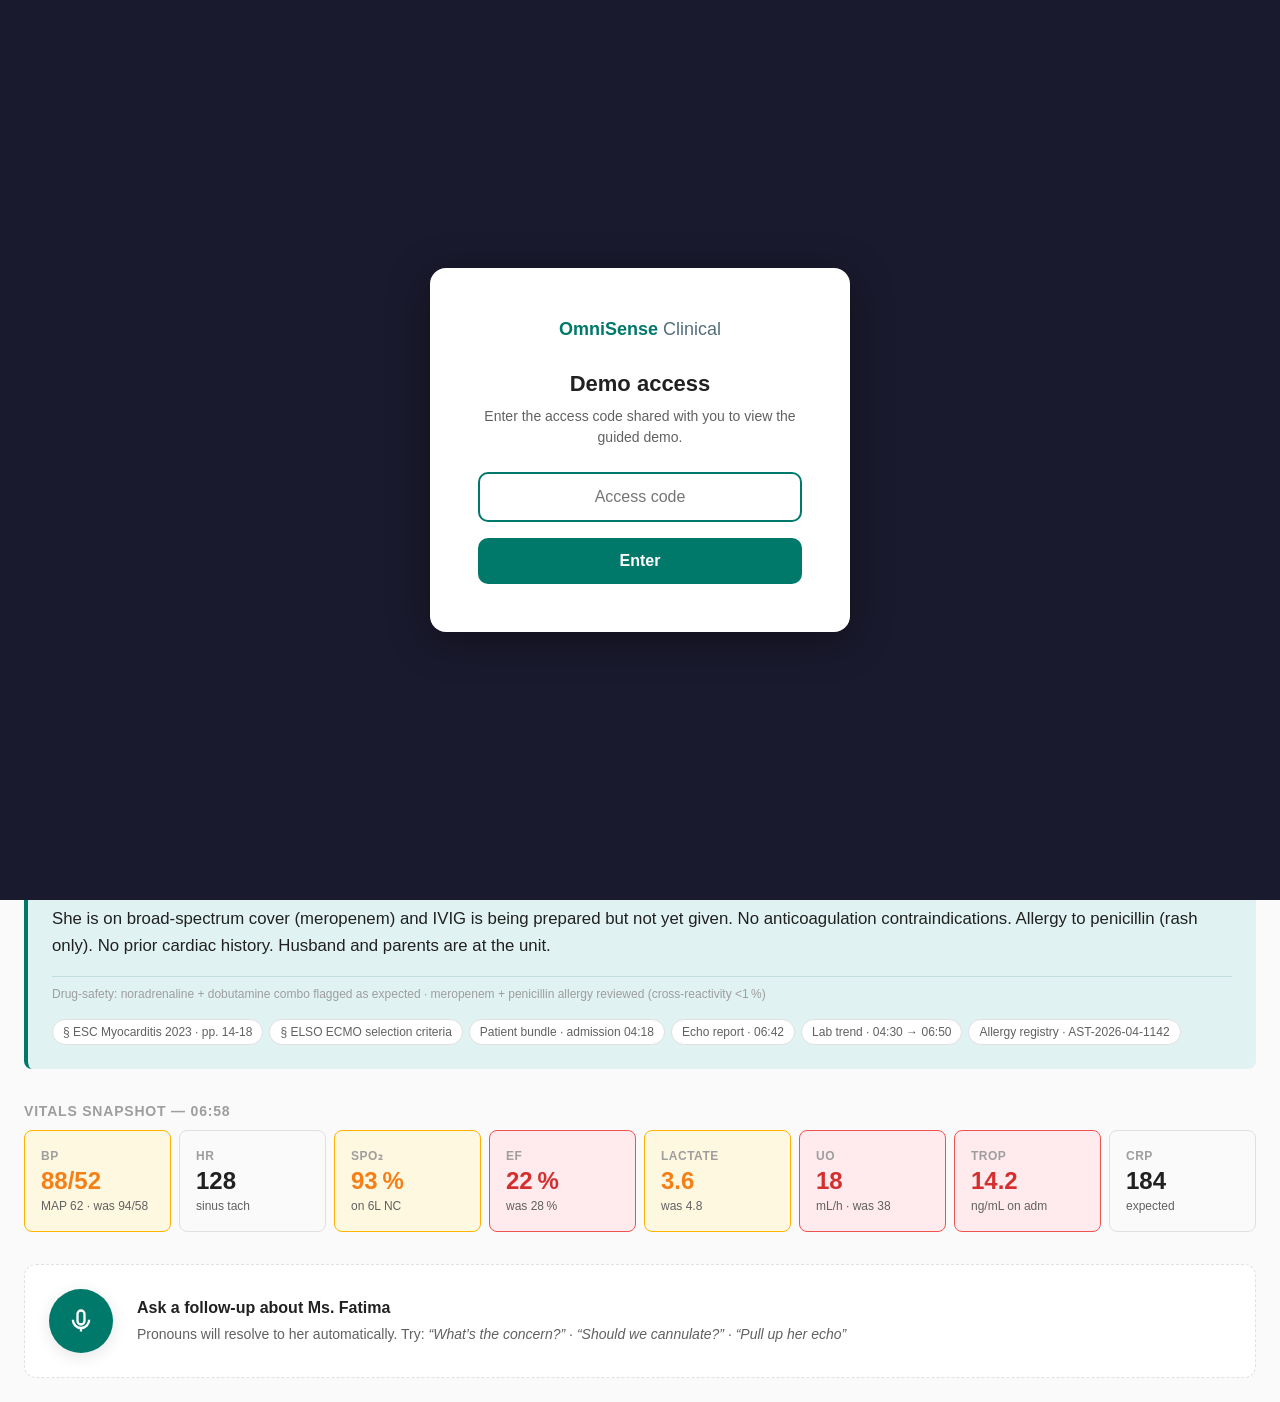
<file: 03-briefing-drilldown.html>
<!doctype html>
<html lang="en">
<head>
<meta charset="utf-8">
<title>M3 — Drill-down briefing · OmniSense Clinical</title>
<meta name="viewport" content="width=device-width, initial-scale=1">
<link rel="stylesheet" href="mockups.css">
<link rel="stylesheet" href="tour.css">
</head>
<body>
<div class="app">

  <header class="topbar">
    <div class="topbar-left">
      <div class="brand">OmniSense<span class="brand-mark">Clinical</span></div>
      <div class="hospital-pill">Aster Medcity · Kochi</div>
    </div>
    <div class="topbar-right">
      <div class="user-block">
        <span class="user-name">Dr. Rajesh Menon</span>
        <span class="user-meta">CICU · Cardiologist · D001</span>
      </div>
      <div class="user-avatar">RM</div>
    </div>
  </header>

  <nav class="tabbar">
    <div class="tab tab-active">
      <svg class="tab-mic-icon" viewBox="0 0 24 24"><rect x="9" y="3" width="6" height="12" rx="3"/><path d="M5 11a7 7 0 0 0 14 0M12 18v3"/></svg>
      Briefing
    </div>
    <div class="tab">Patients</div>
    <div class="tab">Rounds</div>
    <div class="tab">Knowledge</div>
  </nav>

  <main class="main">

    <div class="page-header">
      <div>
        <h1 class="page-title">Conversation</h1>
        <p class="page-subtitle">11 April 2026 · 07:04 · Session focus: <strong>Ms. Fatima Rahman, CICU bed 1</strong> · 2 turns</p>
      </div>
      <div style="display:flex; gap:var(--space-sm); align-items:center;">
        <button class="btn btn-secondary btn-sm">Reset focus</button>
        <button class="btn btn-secondary btn-sm">Open patient</button>
      </div>
    </div>

    <!-- Compressed history of turn 1 -->
    <div style="background:var(--color-bg); border:1px solid var(--color-border); border-radius:var(--radius-md); padding:var(--space-md); margin-bottom:var(--space-md);">
      <div style="display:flex; align-items:center; justify-content:space-between; margin-bottom:6px;">
        <span style="font-size:var(--font-xs); text-transform:uppercase; letter-spacing:0.6px; color:var(--color-text-muted); font-weight:600;">Earlier in this conversation &middot; 07:01</span>
        <button class="btn btn-ghost btn-sm">Expand</button>
      </div>
      <div style="font-size:var(--font-sm); color:var(--color-text-secondary);">
        <span style="font-style:italic;">&ldquo;How does my day look?&rdquo;</span>
        &nbsp;&rarr;&nbsp;
        Shift briefing for 11 patients · 4 priority · Fatima / Pillai / Nair / Krishnan / Rao surfaced.
      </div>
    </div>

    <!-- Turn 2: doctor follow-up -->
    <div class="doctor-bubble">
      <div class="doctor-bubble-icon">RM</div>
      <div class="doctor-bubble-text">&ldquo;Tell me more about Ms. Fatima.&rdquo;</div>
      <span style="margin-left:auto; font-size:var(--font-xs); color:var(--color-text-muted);">07:03:52 · 1.1s</span>
    </div>

    <!-- Patient confirmation pill (mandatory on first mention) -->
    <div style="display:flex; align-items:center; gap:8px; padding:8px 14px; background:var(--color-acknowledged-bg); border:1px solid var(--color-acknowledged-border); border-radius:var(--radius-full); font-size:var(--font-sm); color:var(--color-acknowledged); margin:var(--space-sm) 0; width:fit-content;">
      <svg width="16" height="16" viewBox="0 0 24 24" fill="none" stroke="currentColor" stroke-width="2"><path d="M5 13l4 4L19 7"/></svg>
      Confirmed: <strong>Ms. Fatima Rahman, 28F &middot; CICU bed 1 &middot; MRN AST-2026-04-1142</strong>
    </div>

    <!-- AI drill-down narrative -->
    <div class="ai-bubble">
      <div class="ai-bubble-header">
        <div class="ai-bubble-icon">AI</div>
        <span>OmniSense · patient briefing</span>
        <span style="margin-left:auto; font-weight:400; color:var(--color-text-muted);">2.1s · context bundle 4.8 KB</span>
      </div>
      <div class="ai-bubble-body">
        Ms. Fatima is a previously well 28-year-old admitted overnight at <strong>04:18</strong> with a
        five-day history of flu-like symptoms followed by sudden-onset chest tightness and breathlessness.
        She was brought in by her husband. By the time she reached resus she was hypotensive and
        peripherally shut down.
        <br><br>
        Her presenting <strong>troponin was 14.2</strong> ng/mL, BNP 2,180, and the bedside echo at 04:48
        showed <strong>global hypokinesia with EF around 28&thinsp;%</strong>. The working diagnosis is
        acute viral myocarditis &mdash; influenza A swab is positive, no coronary disease on the
        emergency angiogram. CRP 184. White cell count 13.6.
        <br><br>
        She&rsquo;s currently on <strong>noradrenaline 0.08 mcg/kg/min</strong> and
        <strong>dobutamine 5 mcg/kg/min</strong>. MAP is sitting at 62. Lactate trended from 4.8 down
        to 3.6, but the <strong>repeat echo at 06:42 shows EF has dropped to 22</strong> and there&rsquo;s new
        right-ventricular strain. Urine output has dropped to 18 mL/h over the last hour.
        <br><br>
        <strong>The active question for you</strong> is the ECMO team&rsquo;s ask &mdash; Dr. Krishnamurthy and the
        perfusion team are at the bedside now. They want to know whether to cannulate for VA-ECMO
        immediately, or continue medical support and reassess at 11:00. The trajectory of the EF, the
        rising lactate-MAP gap, and the falling urine output all point in the same direction.
        <br><br>
        She is on broad-spectrum cover (meropenem) and IVIG is being prepared but not yet given.
        No anticoagulation contraindications. Allergy to penicillin (rash only). No prior cardiac
        history. Husband and parents are at the unit.
      </div>
      <div class="ai-bubble-meta">
        <span>Drug-safety: noradrenaline + dobutamine combo flagged as expected · meropenem + penicillin allergy reviewed (cross-reactivity &lt;1&thinsp;%)</span>
      </div>
      <div class="cite-row">
        <span class="cite">&sect; ESC Myocarditis 2023 &middot; pp. 14-18</span>
        <span class="cite">&sect; ELSO ECMO selection criteria</span>
        <span class="cite">Patient bundle &middot; admission 04:18</span>
        <span class="cite">Echo report &middot; 06:42</span>
        <span class="cite">Lab trend &middot; 04:30 &rarr; 06:50</span>
        <span class="cite">Allergy registry &middot; AST-2026-04-1142</span>
      </div>
    </div>

    <!-- Quick-look tiles for the patient -->
    <h3 style="margin-top:var(--space-xl); margin-bottom:var(--space-sm); font-size:var(--font-sm); text-transform:uppercase; letter-spacing:0.8px; color:var(--color-text-muted); font-weight:600;">
      Vitals snapshot &mdash; 06:58
    </h3>
    <div class="tile-grid">
      <div class="tile tile-warn"><div class="tile-label">BP</div><div class="tile-value">88/52</div><div class="tile-trend">MAP 62 &middot; was 94/58</div></div>
      <div class="tile"><div class="tile-label">HR</div><div class="tile-value">128</div><div class="tile-trend">sinus tach</div></div>
      <div class="tile tile-warn"><div class="tile-label">SpO&#x2082;</div><div class="tile-value">93&thinsp;%</div><div class="tile-trend">on 6L NC</div></div>
      <div class="tile tile-crit"><div class="tile-label">EF</div><div class="tile-value">22&thinsp;%</div><div class="tile-trend">was 28&thinsp;%</div></div>
      <div class="tile tile-warn"><div class="tile-label">Lactate</div><div class="tile-value">3.6</div><div class="tile-trend">was 4.8</div></div>
      <div class="tile tile-crit"><div class="tile-label">UO</div><div class="tile-value">18</div><div class="tile-trend">mL/h &middot; was 38</div></div>
      <div class="tile tile-crit"><div class="tile-label">Trop</div><div class="tile-value">14.2</div><div class="tile-trend">ng/mL on adm</div></div>
      <div class="tile"><div class="tile-label">CRP</div><div class="tile-value">184</div><div class="tile-trend">expected</div></div>
    </div>

    <!-- Mic prompt for next turn -->
    <div id="followup-prompt" style="margin-top:var(--space-xl); padding:var(--space-lg); border:1px dashed var(--color-border); border-radius:var(--radius-lg); background:var(--color-surface); display:flex; align-items:center; gap:var(--space-lg);">
      <button class="mic-fab" title="Press and hold to ask">
        <svg viewBox="0 0 24 24"><rect x="9" y="3" width="6" height="12" rx="3"/><path d="M5 11a7 7 0 0 0 14 0M12 18v3"/></svg>
      </button>
      <div style="flex:1;">
        <div style="font-weight:600; color:var(--color-text); margin-bottom:4px;">Ask a follow-up about Ms. Fatima</div>
        <div style="font-size:var(--font-sm); color:var(--color-text-secondary);">
          Pronouns will resolve to her automatically. Try:
          <em>&ldquo;What&rsquo;s the concern?&rdquo;</em> &middot;
          <em>&ldquo;Should we cannulate?&rdquo;</em> &middot;
          <em>&ldquo;Pull up her echo&rdquo;</em>
        </div>
      </div>
    </div>

  </main>
</div>
<script>
var TOUR_CONFIG = {
  pageDesc: 'You asked about a specific patient. OmniSense drills into their full clinical picture.'
};
var TOUR_STEPS = [
  {
    target: '.doctor-bubble',
    title: 'Follow-up question',
    body: 'You said <strong>"Tell me more about Ms. Fatima."</strong> OmniSense resolves the patient name from your voice and confirms before responding.',
    position: 'bottom'
  },
  {
    target: '.ai-bubble',
    title: 'Single-patient briefing',
    body: 'A detailed narrative for this one patient: history, current status, active medications, the key decision waiting for you, and who is at the bedside.',
    position: 'right'
  },
  {
    target: '.tile-grid',
    title: 'Vitals snapshot',
    body: 'Key numbers at a glance. Amber and red tiles draw your eye to the values that are concerning. Trends show direction of change.',
    position: 'top'
  },
  {
    target: '#followup-prompt',
    title: 'Ask a follow-up',
    body: 'Press the mic to ask another question about this patient. Pronouns like "her" or "she" automatically resolve to Ms. Fatima. The next screen shows what the voice overlay looks like.',
    position: 'top'
  }
];
</script>
<script src="tour.js"></script>
</body>
</html>
</file>
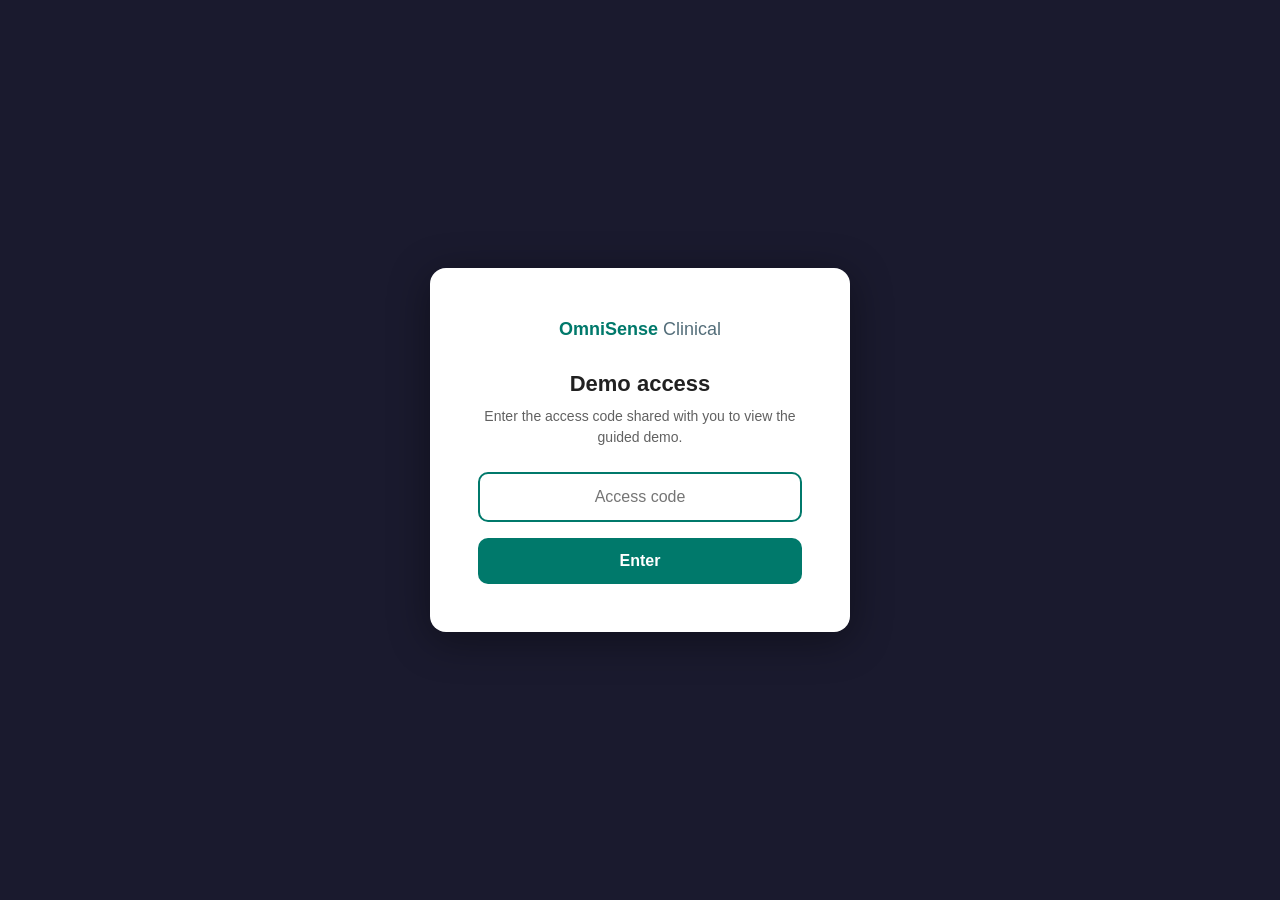
<file: 04-patient-drawer-pillai.html>
<!doctype html>
<html lang="en">
<head>
<meta charset="utf-8">
<title>M4 — Pillai drawer · Body view · OmniSense Clinical</title>
<meta name="viewport" content="width=device-width, initial-scale=1">
<link rel="stylesheet" href="mockups.css">
<link rel="stylesheet" href="tour.css">
<style>
  @media (max-width: 768px) {
    /* Drawer header: name + badges row — allow wrapping so badges don't overlap */
    .drawer-header > div > div[style*="display:flex"] {
      flex-wrap: wrap;
      gap: 6px;
    }
    /* Medication safety rows — stack badge + text on mobile */
    .drawer-body [style*="display:flex; align-items:center; gap:10px"] {
      flex-wrap: wrap;
      gap: 6px;
    }
    /* Inline grid in drawer body (anaesthesia flags, etc.) */
    .drawer-body [style*="grid-template-columns: 1fr 1fr"] {
      grid-template-columns: 1fr !important;
    }
    /* Background grid in main (dimmed patient list) */
    .main [style*="grid-template-columns:repeat"] {
      grid-template-columns: 1fr !important;
    }
  }
</style>
</head>
<body>
<div class="app">

  <header class="topbar">
    <div class="topbar-left">
      <div class="brand">OmniSense<span class="brand-mark">Clinical</span></div>
      <div class="hospital-pill">Aster Medcity · Kochi</div>
    </div>
    <div class="topbar-right">
      <div class="user-block">
        <span class="user-name">Dr. Rajesh Menon</span>
        <span class="user-meta">CICU · Cardiologist · D001</span>
      </div>
      <div class="user-avatar">RM</div>
    </div>
  </header>

  <nav class="tabbar">
    <div class="tab">
      <svg class="tab-mic-icon" viewBox="0 0 24 24"><rect x="9" y="3" width="6" height="12" rx="3"/><path d="M5 11a7 7 0 0 0 14 0M12 18v3"/></svg>
      Briefing
    </div>
    <div class="tab tab-active">Patients</div>
    <div class="tab">Rounds</div>
    <div class="tab">Knowledge</div>
  </nav>

  <main class="main" style="opacity:0.45; pointer-events:none;">
    <div class="page-header"><div><h1 class="page-title">Your patients</h1><p class="page-subtitle">11 patients &middot; CICU + Cardiac Surgical Step-Down</p></div></div>
    <div style="display:grid; grid-template-columns:repeat(auto-fill,minmax(320px,1fr)); gap:var(--space-md);">
      <div class="card" style="border-left:6px solid var(--color-critical); padding:var(--space-md) var(--space-lg);"><div style="display:flex; align-items:center; gap:10px;"><span style="font-size:var(--font-xl); font-weight:700; color:var(--color-primary-dark);">1</span><div><div style="font-weight:600;">Ms. Fatima Rahman</div><div style="font-size:var(--font-xs); color:var(--color-text-muted);">28F &middot; CICU</div></div><span class="badge badge-critical" style="margin-left:auto;">3 alerts</span></div><div style="font-size:var(--font-sm); color:var(--color-text-secondary); margin-top:6px;">Acute viral myocarditis</div></div>
      <div class="card" style="border-left:6px solid var(--color-warning); padding:var(--space-md) var(--space-lg); background:var(--color-primary-bg);"><div style="display:flex; align-items:center; gap:10px;"><span style="font-size:var(--font-xl); font-weight:700; color:var(--color-primary-dark);">12</span><div><div style="font-weight:600;">Mr. Sasi Pillai</div><div style="font-size:var(--font-xs); color:var(--color-text-muted);">62M &middot; CICU</div></div><span class="badge badge-warning" style="margin-left:auto;">2 alerts</span></div><div style="font-size:var(--font-sm); color:var(--color-text-secondary); margin-top:6px;">Post-PCI STEMI day 2</div></div>
      <div class="card" style="border-left:6px solid var(--color-warning); padding:var(--space-md) var(--space-lg);"><div style="display:flex; align-items:center; gap:10px;"><span style="font-size:var(--font-xl); font-weight:700; color:var(--color-primary-dark);">8</span><div><div style="font-weight:600;">Mrs. Latha Nair</div><div style="font-size:var(--font-xs); color:var(--color-text-muted);">58F &middot; CICU</div></div></div><div style="font-size:var(--font-sm); color:var(--color-text-secondary); margin-top:6px;">Decomp HFrEF</div></div>
      <div class="card" style="border-left:6px solid var(--color-warning); padding:var(--space-md) var(--space-lg);"><div style="display:flex; align-items:center; gap:10px;"><span style="font-size:var(--font-xl); font-weight:700; color:var(--color-primary-dark);">3</span><div><div style="font-weight:600;">Mr. Hari Krishnan</div><div style="font-size:var(--font-xs); color:var(--color-text-muted);">71M &middot; CICU</div></div></div><div style="font-size:var(--font-sm); color:var(--color-text-secondary); margin-top:6px;">NSTEMI awaiting cath</div></div>
    </div>
  </main>

  <!-- DRAWER OVERLAY -->
  <div class="drawer-overlay">
    <div class="drawer">

      <div class="drawer-header">
        <div>
          <div style="display:flex; align-items:center; gap:10px; margin-bottom:6px;">
            <span style="font-size:var(--font-xl); font-weight:700; color:var(--color-text);">Mr. Sasi Pillai</span>
            <span class="badge badge-warning">AKI rising</span>
            <span class="badge badge-outline">Drug-safety flag</span>
          </div>
          <div style="font-size:var(--font-sm); color:var(--color-text-secondary);">
            62M &middot; CICU bed 12 &middot; MRN AST-2026-04-0998 &middot; Admitted Tue 09 Apr 13:42 &middot; Day 2 post-PCI
          </div>
        </div>
        <button class="drawer-close" title="Close">&times;</button>
      </div>

      <div class="drawer-tabs">
        <div class="drawer-tab">Summary</div>
        <div class="drawer-tab">Journey</div>
        <div class="drawer-tab active">Body</div>
      </div>

      <div class="drawer-body">

        <div style="display:flex; gap:var(--space-md); align-items:flex-start; margin-bottom:var(--space-lg); padding:var(--space-md); background:var(--color-warning-bg); border:1px solid var(--color-warning-border); border-radius:var(--radius-md);">
          <div style="font-size:24px;">&#9888;</div>
          <div>
            <div style="font-weight:600; color:var(--color-text); margin-bottom:4px;">Active concern &middot; cardio &harr; nephro</div>
            <div style="font-size:var(--font-sm); color:var(--color-text);">
              Creatinine bumped <strong>0.9 &rarr; 1.4</strong> overnight (KDIGO Stage 1 AKI). Most likely contrast nephropathy
              from yesterday&rsquo;s PCI &mdash; superimposed on chronic ACE-i + metformin exposure. The kidneys are the
              system at risk this morning, the heart is recovering.
            </div>
          </div>
        </div>

        <div class="body-view-container">

          <!-- HEART — cath-tree schematic post-PCI -->
          <div class="organ-card" style="grid-column: span 2;">
            <div class="organ-card-title">Coronary tree &middot; LAD post-PCI day 2 &middot; DES 3.0 &times; 28 mm</div>
            <svg class="organ-svg" style="max-width: 420px;" viewBox="0 0 320 360" xmlns="http://www.w3.org/2000/svg">
              <!-- Faint ventricular silhouette -->
              <path d="M 90 130 Q 60 135 55 200 Q 55 280 160 340 Q 265 280 265 200 Q 260 135 230 130 Z"
                    fill="#FAFAFA" stroke="#E0E0E0" stroke-width="2" stroke-dasharray="3,4"/>
              <path d="M 160 130 L 160 340" stroke="#E0E0E0" stroke-width="1.5" stroke-dasharray="2,4"/>
              <text x="100" y="240" font-size="12" fill="#BDBDBD" font-weight="600">RV</text>
              <text x="210" y="240" font-size="12" fill="#BDBDBD" font-weight="600">LV</text>

              <!-- Arch branches -->
              <line x1="135" y1="20" x2="135" y2="50" stroke="#9E9E9E" stroke-width="5" stroke-linecap="round"/>
              <line x1="155" y1="14" x2="155" y2="48" stroke="#9E9E9E" stroke-width="5" stroke-linecap="round"/>
              <line x1="180" y1="14" x2="180" y2="50" stroke="#9E9E9E" stroke-width="5" stroke-linecap="round"/>

              <!-- Aortic arch -->
              <path d="M 110 80 Q 110 45 155 42 Q 200 42 205 90 L 205 130"
                    fill="none" stroke="#9E9E9E" stroke-width="13" stroke-linecap="round"/>
              <text x="225" y="80" font-size="11" fill="#616161" font-weight="600">Aorta</text>

              <!-- Sinuses of Valsalva -->
              <path d="M 188 128 Q 195 138 205 130" fill="none" stroke="#9E9E9E" stroke-width="2"/>
              <path d="M 205 130 Q 215 138 222 128" fill="none" stroke="#9E9E9E" stroke-width="2"/>

              <!-- Aortic valve — normal cusps -->
              <g stroke="#9E9E9E" stroke-width="2" fill="#FFF">
                <path d="M 188 145 Q 196 132 205 145 Z"/>
                <path d="M 205 145 Q 214 132 222 145 Z"/>
                <path d="M 188 145 Q 205 158 222 145 Z" fill="none"/>
              </g>

              <!-- LEFT MAIN -->
              <path d="M 195 152 L 175 175" fill="none" stroke="#C62828" stroke-width="6" stroke-linecap="round"/>
              <text x="138" y="170" font-size="9" fill="#C62828" font-weight="600">L Main</text>

              <!-- LAD — culprit, now stented and recovering -->
              <path d="M 175 175 Q 168 215 170 255 Q 172 295 178 325"
                    fill="none" stroke="#C62828" stroke-width="6" stroke-linecap="round"/>
              <text x="180" y="215" font-size="11" fill="#C62828" font-weight="700">LAD</text>

              <!-- DES stent marker (mid-LAD, blue mesh-like rectangle) -->
              <g transform="translate(168 240)">
                <rect x="-7" y="-13" width="14" height="26" fill="#E3F2FD" stroke="#1565C0" stroke-width="2" rx="1"/>
                <line x1="-7" y1="-9" x2="7" y2="-9" stroke="#1565C0" stroke-width="1"/>
                <line x1="-7" y1="-4" x2="7" y2="-4" stroke="#1565C0" stroke-width="1"/>
                <line x1="-7" y1="1"  x2="7" y2="1"  stroke="#1565C0" stroke-width="1"/>
                <line x1="-7" y1="6"  x2="7" y2="6"  stroke="#1565C0" stroke-width="1"/>
                <line x1="-7" y1="11" x2="7" y2="11" stroke="#1565C0" stroke-width="1"/>
              </g>
              <line x1="178" y1="240" x2="225" y2="240" stroke="#1565C0" stroke-width="1"/>
              <text x="228" y="237" font-size="11" fill="#1565C0" font-weight="700">DES</text>
              <text x="228" y="250" font-size="9" fill="#1565C0">3.0 &times; 28 mm</text>

              <!-- LCx — patent -->
              <path d="M 175 175 Q 145 185 120 215 Q 105 250 115 285"
                    fill="none" stroke="#C62828" stroke-width="6" stroke-linecap="round"/>
              <text x="80" y="200" font-size="11" fill="#C62828" font-weight="700">LCx</text>
              <text x="78" y="212" font-size="9" fill="#2E7D32">patent</text>

              <!-- RCA — patent -->
              <path d="M 215 152 Q 235 165 245 200 Q 250 245 235 280 Q 220 305 200 320"
                    fill="none" stroke="#C62828" stroke-width="6" stroke-linecap="round"/>
              <text x="252" y="195" font-size="11" fill="#C62828" font-weight="700">RCA</text>
              <text x="252" y="207" font-size="9" fill="#2E7D32">patent</text>

              <!-- PDA -->
              <path d="M 200 320 Q 195 332 188 338" fill="none" stroke="#C62828" stroke-width="4" stroke-linecap="round"/>
              <text x="160" y="345" font-size="9" fill="#C62828">PDA</text>

              <!-- Legend -->
              <g transform="translate(8 350)">
                <rect x="0" y="-7" width="14" height="9" fill="#E3F2FD" stroke="#1565C0" stroke-width="1.5"/>
                <text x="18" y="2" font-size="9" fill="#616161">Drug-eluting stent</text>
              </g>
            </svg>
            <div class="organ-callout">
              <strong>LAD post-stent (DES 3.0&times;28 mm)</strong> &middot; door-to-balloon 55 min &middot; trop trending down 2.8 &rarr; 1.4 ng/mL.
              Wall motion recovering on the morning echo, EF 42&thinsp;% (was 38&thinsp;%). LCx and RCA patent.
            </div>
          </div>

          <!-- KIDNEYS — coronal cross-section schematic with AKI cortex shading -->
          <div class="organ-card" style="grid-column: span 2;">
            <div class="organ-card-title">Renal tract &middot; coronal section &middot; bilateral AKI (KDIGO 1)</div>
            <svg class="organ-svg" style="max-width: 460px;" viewBox="0 0 460 280" xmlns="http://www.w3.org/2000/svg">

              <!-- Aorta (vertical descending in midline) -->
              <rect x="220" y="30" width="20" height="220" fill="#FFEBEE" stroke="#C62828" stroke-width="2.5" rx="2"/>
              <text x="245" y="44" font-size="10" fill="#C62828" font-weight="600">Aorta</text>
              <!-- IVC alongside -->
              <rect x="200" y="30" width="14" height="220" fill="#E3F2FD" stroke="#1565C0" stroke-width="2" rx="2"/>
              <text x="180" y="44" font-size="10" fill="#1565C0" font-weight="600">IVC</text>

              <!-- LEFT KIDNEY (viewer's right = patient's left) -->
              <g transform="translate(330 80)">
                <!-- Cortex outer bean — amber for AKI -->
                <path d="M 0 60
                         Q -45 60 -50 0
                         Q -55 -60 -10 -75
                         Q 30 -82 50 -50
                         Q 60 -10 55 35
                         Q 50 70 10 75
                         Q 0 75 0 60 Z"
                      fill="#FFF8E1" stroke="#F57F17" stroke-width="3"/>
                <!-- Medullary pyramids (3 inverted triangles pointing toward pelvis) -->
                <path d="M -30 -40 L -10 -10 L -50 -10 Z" fill="#FFE0B2" stroke="#F57F17" stroke-width="1.5"/>
                <path d="M  10 -55 L  20 -15 L -5 -15 Z" fill="#FFE0B2" stroke="#F57F17" stroke-width="1.5"/>
                <path d="M  35 -25 L  35  20 L 5 5 Z"   fill="#FFE0B2" stroke="#F57F17" stroke-width="1.5"/>
                <path d="M -25  20 L -10  45 L -45 35 Z" fill="#FFE0B2" stroke="#F57F17" stroke-width="1.5"/>
                <!-- Renal pelvis (central white pocket) -->
                <path d="M -20 -10 Q -10 -25 10 -20 Q 20 0 5 15 Q -10 20 -25 5 Z"
                      fill="#FFFFFF" stroke="#616161" stroke-width="2"/>
                <text x="-12" y="-2" font-size="8" fill="#616161">pelvis</text>
                <!-- Hilum opening (medial side, facing aorta) -->
                <path d="M -45 -5 L -25 -5" stroke="#FFFFFF" stroke-width="6"/>
                <!-- Renal artery -->
                <path d="M -110 -8 Q -80 -10 -50 -8" stroke="#C62828" stroke-width="4" fill="none" stroke-linecap="round"/>
                <text x="-95" y="-15" font-size="9" fill="#C62828" font-weight="600">Renal a.</text>
                <!-- Renal vein -->
                <path d="M -110 5 Q -80 5 -50 5" stroke="#1565C0" stroke-width="3" fill="none" stroke-linecap="round"/>
                <!-- Ureter -->
                <path d="M -25 5 Q -10 60 0 110" stroke="#616161" stroke-width="2.5" fill="none" stroke-linecap="round" stroke-dasharray="4,3"/>
                <text x="3" y="80" font-size="9" fill="#616161">ureter</text>
                <!-- Cortex label -->
                <text x="40" y="-65" font-size="9" fill="#F57F17" font-weight="700">cortex</text>
                <line x1="40" y1="-62" x2="48" y2="-50" stroke="#F57F17" stroke-width="0.8"/>
                <!-- Title -->
                <text x="-5" y="-90" font-size="11" fill="#616161" font-weight="600" text-anchor="middle">LEFT KIDNEY</text>
                <text x="-5" y="100" font-size="10" fill="#F57F17" font-weight="700" text-anchor="middle">eGFR 52 &rarr; 42</text>
              </g>

              <!-- RIGHT KIDNEY (viewer's left = patient's right) -->
              <g transform="translate(130 80)">
                <!-- Cortex outer bean — mirrored -->
                <path d="M 0 60
                         Q 45 60 50 0
                         Q 55 -60 10 -75
                         Q -30 -82 -50 -50
                         Q -60 -10 -55 35
                         Q -50 70 -10 75
                         Q 0 75 0 60 Z"
                      fill="#FFF8E1" stroke="#F57F17" stroke-width="3"/>
                <!-- Medullary pyramids -->
                <path d="M 30 -40 L 10 -10 L 50 -10 Z" fill="#FFE0B2" stroke="#F57F17" stroke-width="1.5"/>
                <path d="M -10 -55 L -20 -15 L 5 -15 Z" fill="#FFE0B2" stroke="#F57F17" stroke-width="1.5"/>
                <path d="M -35 -25 L -35  20 L -5 5 Z"  fill="#FFE0B2" stroke="#F57F17" stroke-width="1.5"/>
                <path d="M  25  20 L  10  45 L  45 35 Z" fill="#FFE0B2" stroke="#F57F17" stroke-width="1.5"/>
                <!-- Renal pelvis -->
                <path d="M 20 -10 Q 10 -25 -10 -20 Q -20 0 -5 15 Q 10 20 25 5 Z"
                      fill="#FFFFFF" stroke="#616161" stroke-width="2"/>
                <text x="-3" y="-2" font-size="8" fill="#616161">pelvis</text>
                <!-- Hilum opening -->
                <path d="M 45 -5 L 25 -5" stroke="#FFFFFF" stroke-width="6"/>
                <!-- Renal artery -->
                <path d="M 110 -8 Q 80 -10 50 -8" stroke="#C62828" stroke-width="4" fill="none" stroke-linecap="round"/>
                <text x="60" y="-15" font-size="9" fill="#C62828" font-weight="600">Renal a.</text>
                <!-- Renal vein -->
                <path d="M 110 5 Q 80 5 50 5" stroke="#1565C0" stroke-width="3" fill="none" stroke-linecap="round"/>
                <!-- Ureter -->
                <path d="M 25 5 Q 10 60 0 110" stroke="#616161" stroke-width="2.5" fill="none" stroke-linecap="round" stroke-dasharray="4,3"/>
                <!-- Title -->
                <text x="0" y="-90" font-size="11" fill="#616161" font-weight="600" text-anchor="middle">RIGHT KIDNEY</text>
                <text x="0" y="100" font-size="10" fill="#F57F17" font-weight="700" text-anchor="middle">eGFR 52 &rarr; 42</text>
              </g>

              <!-- AKI insult arrow + legend -->
              <g transform="translate(10 220)">
                <text x="0" y="0" font-size="9" fill="#F57F17" font-weight="700">CORTEX (amber)</text>
                <text x="0" y="13" font-size="8" fill="#616161">site of contrast-induced</text>
                <text x="0" y="24" font-size="8" fill="#616161">tubular injury</text>
              </g>
              <g transform="translate(360 220)">
                <text x="0" y="0" font-size="9" fill="#616161" font-weight="700">SYMMETRIC PATTERN</text>
                <text x="0" y="13" font-size="8" fill="#616161">no obstructive features</text>
                <text x="0" y="24" font-size="8" fill="#616161">on bedside US</text>
              </g>

            </svg>
            <div class="organ-callout">
              Bilateral cortical insult pattern &middot; eGFR <strong>52 &rarr; 42</strong> overnight (baseline ~60) &middot; bedside US shows
              normal-sized kidneys, no hydronephrosis &middot; consistent with contrast-induced nephropathy after yesterday&rsquo;s PCI.
            </div>
          </div>

        </div>

        <div class="drawer-section" style="margin-top:var(--space-xl);">
          <div class="drawer-section-title">Active medications &middot; safety review</div>
          <div style="display:flex; flex-direction:column; gap:8px;">
            <div style="display:flex; align-items:center; gap:10px; padding:10px 14px; background:var(--color-warning-bg); border:1px solid var(--color-warning-border); border-radius:var(--radius-md); font-size:var(--font-sm);">
              <span class="badge badge-warning">Hold?</span>
              <strong>Metformin 1g BD</strong>
              <span style="color:var(--color-text-secondary); margin-left:auto;">eGFR 42 &middot; below 45 cut-off &middot; <strong>flagged for hold</strong></span>
            </div>
            <div style="display:flex; align-items:center; gap:10px; padding:10px 14px; background:var(--color-warning-bg); border:1px solid var(--color-warning-border); border-radius:var(--radius-md); font-size:var(--font-sm);">
              <span class="badge badge-warning">Hold?</span>
              <strong>Ramipril 5 mg OD</strong>
              <span style="color:var(--color-text-secondary); margin-left:auto;">ACE-i in evolving AKI &middot; <strong>consider 24h pause</strong></span>
            </div>
            <div style="display:flex; align-items:center; gap:10px; padding:10px 14px; background:var(--color-bg); border:1px solid var(--color-border); border-radius:var(--radius-md); font-size:var(--font-sm);">
              <span class="badge badge-stable">Continue</span>
              <strong>Aspirin 75 mg + Ticagrelor 90 mg BD</strong>
              <span style="color:var(--color-text-secondary); margin-left:auto;">DAPT post-DES &middot; mandatory 12 months</span>
            </div>
            <div style="display:flex; align-items:center; gap:10px; padding:10px 14px; background:var(--color-bg); border:1px solid var(--color-border); border-radius:var(--radius-md); font-size:var(--font-sm);">
              <span class="badge badge-stable">Continue</span>
              <strong>Atorvastatin 80 mg OD</strong>
              <span style="color:var(--color-text-secondary); margin-left:auto;">High-intensity statin post-MI</span>
            </div>
            <div style="display:flex; align-items:center; gap:10px; padding:10px 14px; background:var(--color-bg); border:1px solid var(--color-border); border-radius:var(--radius-md); font-size:var(--font-sm);">
              <span class="badge badge-stable">Continue</span>
              <strong>Bisoprolol 2.5 mg OD</strong>
              <span style="color:var(--color-text-secondary); margin-left:auto;">HR 78 SR &middot; well tolerated</span>
            </div>
          </div>
        </div>

        <div style="margin-top:var(--space-lg); padding:var(--space-md); background:var(--color-info-bg); border-radius:var(--radius-md); display:flex; align-items:center; gap:var(--space-md);">
          <div style="font-size:var(--font-sm); color:var(--color-text-secondary); flex:1;">
            <strong style="color:var(--color-text);">Reference only.</strong> Clinical decision rests with the treating physician. Drug-safety flags are evidence-cited and audited. Sources: KDIGO AKI 2024, Aster formulary v8.2.
          </div>
          <button class="btn btn-secondary btn-sm">Mark as reviewed</button>
          <button class="btn btn-primary btn-sm">Ask AI</button>
        </div>

      </div>
    </div>
  </div>

</div>
<script>
var TOUR_CONFIG = {
  pageDesc: 'Mr. Pillai patient drawer, Body tab. Coronary tree and kidney cross-section with drug-safety flags.'
};
var TOUR_STEPS = [
  {
    target: '.drawer-tabs',
    title: 'Three tabs per patient',
    body: '<strong>Summary</strong> for the overview. <strong>Journey</strong> for the event timeline. <strong>Body</strong> for anatomical views of what is going on.',
    position: 'bottom'
  },
  {
    target: '.organ-card',
    title: 'Coronary tree',
    body: 'The same view you see in a cath report. Mr. Pillai has a <strong>DES in the LAD</strong> from Tuesday. LCx and RCA are patent.',
    position: 'left'
  },
  {
    target: '.action-list',
    title: 'Drug-safety flags',
    body: 'The medication-safety pipeline flagged <strong>metformin and ramipril</strong> for hold because eGFR dropped below 45. These resolve automatically when the order is entered in the EMR.',
    position: 'top'
  }
];
</script>
<script src="tour.js"></script>
</body>
</html>
</file>
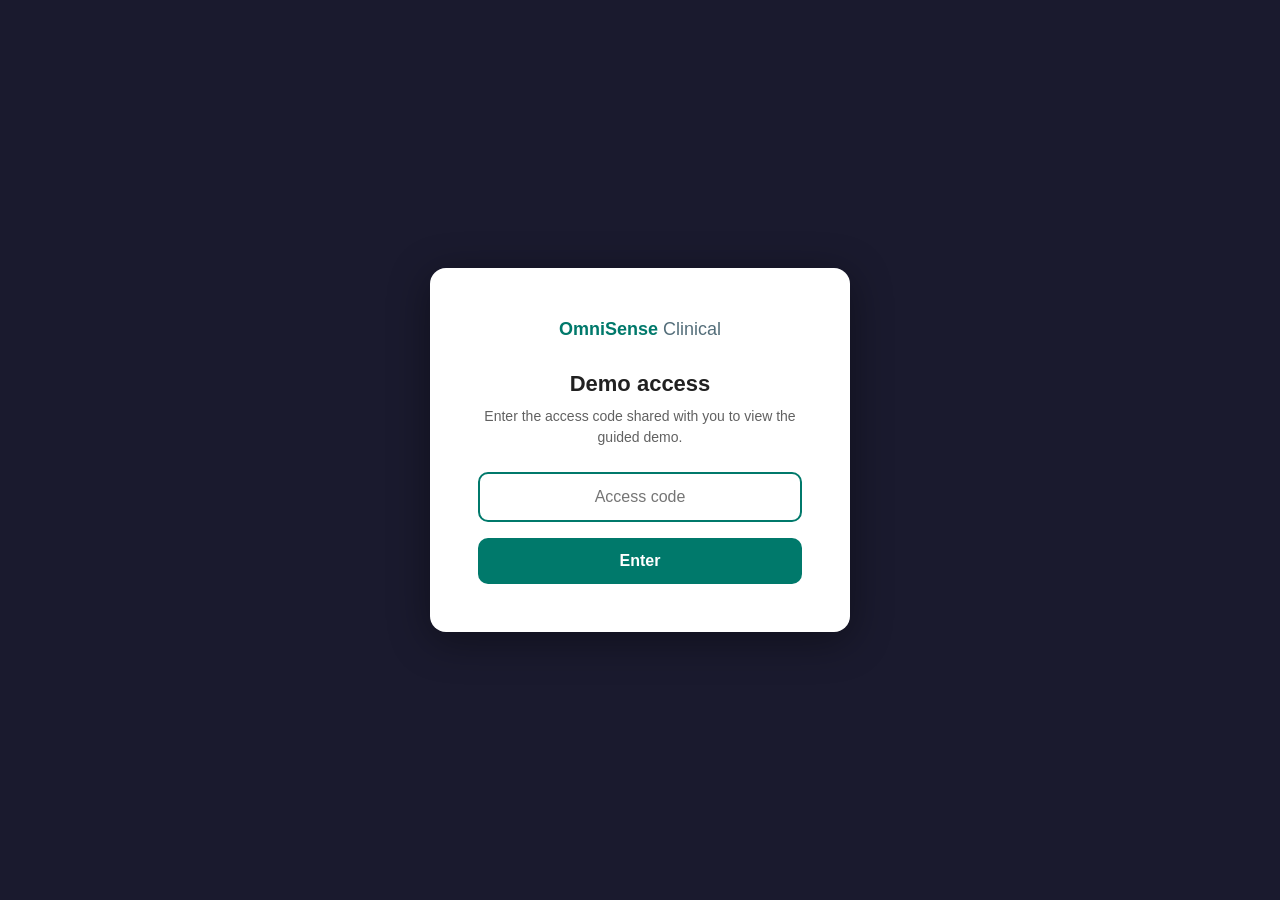
<file: 05-patient-drawer-fatima.html>
<!doctype html>
<html lang="en">
<head>
<meta charset="utf-8">
<title>M5 — Fatima drawer · Body view · OmniSense Clinical</title>
<meta name="viewport" content="width=device-width, initial-scale=1">
<link rel="stylesheet" href="mockups.css">
<link rel="stylesheet" href="tour.css">
<style>
  @media (max-width: 768px) {
    /* Drawer — remove fixed width set inline on this file */
    .drawer { width: 100vw !important; }

    /* Drawer header: name + badges row — allow wrapping */
    .drawer-header > div > div[style*="display:flex"] {
      flex-wrap: wrap;
      gap: 6px;
    }

    /* ECMO decision button row */
    .card [style*="display:flex; gap:var(--space-sm)"] {
      flex-wrap: wrap;
    }

    /* MDT contact rows — stack page button below text on narrow screens */
    .drawer-body [style*="display:flex; align-items:center; gap:12px"] {
      flex-wrap: wrap;
      gap: 8px;
    }

    /* Background grid in main (dimmed patient list) */
    .main [style*="grid-template-columns:repeat"] {
      grid-template-columns: 1fr !important;
    }
  }
</style>
</head>
<body>
<div class="app">

  <header class="topbar">
    <div class="topbar-left">
      <div class="brand">OmniSense<span class="brand-mark">Clinical</span></div>
      <div class="hospital-pill">Aster Medcity · Kochi</div>
    </div>
    <div class="topbar-right">
      <div class="user-block">
        <span class="user-name">Dr. Rajesh Menon</span>
        <span class="user-meta">CICU · Cardiologist · D001</span>
      </div>
      <div class="user-avatar">RM</div>
    </div>
  </header>

  <nav class="tabbar">
    <div class="tab">
      <svg class="tab-mic-icon" viewBox="0 0 24 24"><rect x="9" y="3" width="6" height="12" rx="3"/><path d="M5 11a7 7 0 0 0 14 0M12 18v3"/></svg>
      Briefing
    </div>
    <div class="tab tab-active">Patients</div>
    <div class="tab">Rounds</div>
    <div class="tab">Knowledge</div>
  </nav>

  <main class="main" style="opacity:0.45; pointer-events:none;">
    <div class="page-header"><div><h1 class="page-title">Your patients</h1><p class="page-subtitle">11 patients &middot; CICU + Cardiac Surgical Step-Down</p></div></div>
    <div style="display:grid; grid-template-columns:repeat(auto-fill,minmax(320px,1fr)); gap:var(--space-md);">
      <div class="card" style="border-left:6px solid var(--color-critical); padding:var(--space-md) var(--space-lg); background:var(--color-primary-bg);"><div style="display:flex; align-items:center; gap:10px;"><span style="font-size:var(--font-xl); font-weight:700; color:var(--color-primary-dark);">1</span><div><div style="font-weight:600;">Ms. Fatima Rahman</div><div style="font-size:var(--font-xs); color:var(--color-text-muted);">28F &middot; CICU</div></div><span class="badge badge-critical" style="margin-left:auto;">3 alerts</span></div><div style="font-size:var(--font-sm); color:var(--color-text-secondary); margin-top:6px;">Acute viral myocarditis</div></div>
      <div class="card" style="border-left:6px solid var(--color-warning); padding:var(--space-md) var(--space-lg);"><div style="display:flex; align-items:center; gap:10px;"><span style="font-size:var(--font-xl); font-weight:700; color:var(--color-primary-dark);">12</span><div><div style="font-weight:600;">Mr. Sasi Pillai</div><div style="font-size:var(--font-xs); color:var(--color-text-muted);">62M &middot; CICU</div></div><span class="badge badge-warning" style="margin-left:auto;">2 alerts</span></div><div style="font-size:var(--font-sm); color:var(--color-text-secondary); margin-top:6px;">Post-PCI STEMI day 2</div></div>
      <div class="card" style="border-left:6px solid var(--color-warning); padding:var(--space-md) var(--space-lg);"><div style="display:flex; align-items:center; gap:10px;"><span style="font-size:var(--font-xl); font-weight:700; color:var(--color-primary-dark);">8</span><div><div style="font-weight:600;">Mrs. Latha Nair</div><div style="font-size:var(--font-xs); color:var(--color-text-muted);">58F &middot; CICU</div></div></div><div style="font-size:var(--font-sm); color:var(--color-text-secondary); margin-top:6px;">Decomp HFrEF</div></div>
      <div class="card" style="border-left:6px solid var(--color-warning); padding:var(--space-md) var(--space-lg);"><div style="display:flex; align-items:center; gap:10px;"><span style="font-size:var(--font-xl); font-weight:700; color:var(--color-primary-dark);">3</span><div><div style="font-weight:600;">Mr. Hari Krishnan</div><div style="font-size:var(--font-xs); color:var(--color-text-muted);">71M &middot; CICU</div></div></div><div style="font-size:var(--font-sm); color:var(--color-text-secondary); margin-top:6px;">NSTEMI awaiting cath</div></div>
    </div>
  </main>

  <!-- DRAWER OVERLAY -->
  <div class="drawer-overlay">
    <div class="drawer" style="width: 820px;">

      <div class="drawer-header" style="background: var(--color-critical-bg); border-bottom-color: var(--color-critical-border);">
        <div>
          <div style="display:flex; align-items:center; gap:10px; margin-bottom:6px;">
            <span style="font-size:var(--font-xl); font-weight:700; color:var(--color-text);">Ms. Fatima Rahman</span>
            <span class="badge badge-critical">Crashing</span>
            <span class="badge badge-outline">ECMO decision &middot; <strong style="color:var(--color-critical);">live</strong></span>
          </div>
          <div style="font-size:var(--font-sm); color:var(--color-text);">
            28F &middot; CICU bed 1 &middot; MRN AST-2026-04-1142 &middot; Admitted today 04:18 (2h 50m ago)
          </div>
        </div>
        <button class="drawer-close" title="Close">&times;</button>
      </div>

      <div class="drawer-tabs">
        <div class="drawer-tab">Summary</div>
        <div class="drawer-tab">Journey</div>
        <div class="drawer-tab active">Body</div>
      </div>

      <div class="drawer-body">

        <!-- ECMO decision panel -->
        <div class="card card-critical" style="margin-bottom:var(--space-lg);">
          <div style="display:flex; align-items:flex-start; gap:var(--space-md);">
            <div style="font-size:32px;">&#9888;</div>
            <div style="flex:1;">
              <div style="font-size:var(--font-xs); text-transform:uppercase; letter-spacing:0.8px; color:var(--color-critical); font-weight:700; margin-bottom:6px;">Active decision &middot; awaiting cardiology lead call</div>
              <div style="font-size:var(--font-lg); font-weight:600; color:var(--color-text); margin-bottom:8px;">VA-ECMO &mdash; cannulate now or wait 4 h?</div>
              <div style="font-size:var(--font-sm); color:var(--color-text); line-height:1.6;">
                Trajectory is unfavourable: <strong>EF 28 &rarr; 22</strong>, lactate <strong>4.8 &rarr; 3.6</strong> (slowing), MAP 62 on
                escalating inotropes, UO <strong>38 &rarr; 18 mL/h</strong>, new RV strain on echo. ELSO criteria met for
                fulminant myocarditis bridge-to-recovery.
              </div>
              <div style="margin-top:var(--space-md); display:flex; gap:var(--space-sm); flex-wrap:wrap;">
                <button class="btn btn-critical btn-sm">Cannulate now</button>
                <button class="btn btn-secondary btn-sm">Hold &middot; reassess at 11:00</button>
                <button class="btn btn-ghost btn-sm">Ask AI &middot; what would you do?</button>
              </div>
            </div>
          </div>
        </div>

        <!-- Heart body view — apical 4-chamber echo schematic -->
        <div class="organ-card" style="margin-bottom: var(--space-lg);">
          <div class="organ-card-title">Apical 4-chamber view &middot; global hypokinesia &middot; RV strain</div>
          <svg class="organ-svg" style="max-width: 460px;" viewBox="0 0 460 360" xmlns="http://www.w3.org/2000/svg">

            <defs>
              <!-- Diagonal hatch for hypokinesia -->
              <pattern id="hypokinesis" patternUnits="userSpaceOnUse" width="6" height="6" patternTransform="rotate(45)">
                <line x1="0" y1="0" x2="0" y2="6" stroke="#D32F2F" stroke-width="1.2" opacity="0.5"/>
              </pattern>
            </defs>

            <!-- Aortic root stub at top center -->
            <rect x="218" y="20" width="24" height="40" fill="#FFEBEE" stroke="#9E9E9E" stroke-width="2" rx="2"/>
            <text x="248" y="40" font-size="10" fill="#616161">Aorta</text>

            <!-- Aortic valve cusps (normal, mitral region) -->
            <g stroke="#616161" stroke-width="1.5" fill="#FFF">
              <path d="M 218 60 Q 224 70 230 60 Z"/>
              <path d="M 230 60 Q 236 70 242 60 Z"/>
            </g>

            <!-- LEFT ATRIUM (top right of viewer) -->
            <path d="M 240 60
                     Q 320 60 340 100
                     Q 345 145 290 145
                     Q 245 145 240 110 Z"
                  fill="#FAFAFA" stroke="#9E9E9E" stroke-width="2.5"/>
            <text x="290" y="105" font-size="13" fill="#616161" font-weight="600">LA</text>

            <!-- RIGHT ATRIUM (top left of viewer) -->
            <path d="M 218 60
                     Q 138 60 118 100
                     Q 113 145 168 145
                     Q 213 145 218 110 Z"
                  fill="#FAFAFA" stroke="#9E9E9E" stroke-width="2.5"/>
            <text x="155" y="105" font-size="13" fill="#616161" font-weight="600">RA</text>

            <!-- MITRAL VALVE (between LA and LV) -->
            <line x1="244" y1="145" x2="296" y2="145" stroke="#616161" stroke-width="2.5"/>
            <line x1="248" y1="145" x2="252" y2="160" stroke="#616161" stroke-width="1.5"/>
            <line x1="290" y1="145" x2="288" y2="160" stroke="#616161" stroke-width="1.5"/>
            <text x="305" y="148" font-size="9" fill="#9E9E9E">MV</text>

            <!-- TRICUSPID VALVE -->
            <line x1="164" y1="145" x2="216" y2="145" stroke="#616161" stroke-width="2.5"/>
            <line x1="170" y1="145" x2="172" y2="160" stroke="#616161" stroke-width="1.5"/>
            <line x1="212" y1="145" x2="208" y2="160" stroke="#616161" stroke-width="1.5"/>
            <text x="138" y="148" font-size="9" fill="#9E9E9E">TV</text>

            <!-- LEFT VENTRICLE — thick wall, full amber wash for global hypokinesia -->
            <path d="M 244 145
                     Q 260 145 296 145
                     Q 360 165 360 240
                     Q 358 305 240 330
                     L 240 145 Z"
                  fill="#FFEBEE" stroke="#D32F2F" stroke-width="3.5"/>
            <path d="M 244 145
                     Q 260 145 296 145
                     Q 360 165 360 240
                     Q 358 305 240 330
                     L 240 145 Z"
                  fill="url(#hypokinesis)" stroke="none"/>
            <text x="282" y="225" font-size="14" fill="#D32F2F" font-weight="700">LV</text>
            <text x="265" y="245" font-size="11" fill="#D32F2F" font-weight="700">EF 22%</text>
            <text x="248" y="262" font-size="9" fill="#D32F2F">global hypokinesia</text>

            <!-- RIGHT VENTRICLE — DILATED (wider than normal), strain hatch -->
            <path d="M 216 145
                     Q 200 145 164 145
                     Q 75 170 70 245
                     Q 80 315 220 330
                     L 220 145 Z"
                  fill="#FFF8E1" stroke="#F57F17" stroke-width="3.5"/>
            <path d="M 216 145
                     Q 200 145 164 145
                     Q 75 170 70 245
                     Q 80 315 220 330
                     L 220 145 Z"
                  fill="url(#hypokinesis)" stroke="none" opacity="0.6"/>
            <text x="135" y="225" font-size="14" fill="#F57F17" font-weight="700">RV</text>
            <text x="100" y="245" font-size="11" fill="#F57F17" font-weight="700">dilated</text>
            <text x="100" y="262" font-size="9" fill="#F57F17">strain pattern</text>

            <!-- Septum (mid line, flattened toward LV — septal bowing from RV pressure) -->
            <path d="M 230 145 Q 240 240 230 330" stroke="#D32F2F" stroke-width="2.5" fill="none"/>
            <text x="200" y="338" font-size="9" fill="#9E9E9E">septum (bowed)</text>

            <!-- Apex marker -->
            <circle cx="230" cy="332" r="4" fill="#D32F2F"/>
            <text x="240" y="350" font-size="9" fill="#616161">apex</text>

            <!-- View label -->
            <text x="10" y="20" font-size="10" fill="#9E9E9E" font-weight="600">A4C view</text>
            <text x="10" y="34" font-size="9" fill="#9E9E9E">06:42 echo</text>

            <!-- Trend strip on right -->
            <g transform="translate(380 150)">
              <text x="0" y="0" font-size="9" fill="#616161" font-weight="700">EF TREND</text>
              <rect x="0" y="10" width="60" height="50" fill="#FAFAFA" stroke="#E0E0E0" stroke-width="1"/>
              <!-- Drop line: 28 → 22 -->
              <polyline points="5,20 30,28 55,42" fill="none" stroke="#D32F2F" stroke-width="2.5"/>
              <circle cx="5"  cy="20" r="2.5" fill="#D32F2F"/>
              <circle cx="30" cy="28" r="2.5" fill="#D32F2F"/>
              <circle cx="55" cy="42" r="2.5" fill="#D32F2F"/>
              <text x="0" y="75" font-size="8" fill="#616161">04:48</text>
              <text x="42" y="75" font-size="8" fill="#616161">06:42</text>
              <text x="0" y="90" font-size="9" fill="#D32F2F" font-weight="700">28 &rarr; 25 &rarr; 22%</text>
            </g>

          </svg>
          <div class="organ-callout organ-callout-crit">
            Coronaries clean on emergency angio &middot; this is <strong>inflammatory, not ischaemic</strong>. Influenza A swab positive,
            CRP 184. Bridge-to-recovery is the goal &mdash; most fulminant myocarditis recovers ventricular function with
            mechanical support and time.
          </div>
        </div>

        <!-- Vital snapshot -->
        <h3 style="font-size:var(--font-xs); text-transform:uppercase; letter-spacing:0.8px; color:var(--color-text-muted); font-weight:600; margin-bottom:var(--space-sm);">
          Vitals trajectory &middot; last 3 h
        </h3>
        <div class="tile-grid" style="margin-bottom:var(--space-lg);">
          <div class="tile tile-crit"><div class="tile-label">MAP</div><div class="tile-value">62</div><div class="tile-trend">was 68 &middot; on inotropes</div></div>
          <div class="tile tile-warn"><div class="tile-label">HR</div><div class="tile-value">128</div><div class="tile-trend">sinus tach</div></div>
          <div class="tile tile-warn"><div class="tile-label">SpO&#x2082;</div><div class="tile-value">93%</div><div class="tile-trend">6L NC</div></div>
          <div class="tile tile-crit"><div class="tile-label">UO</div><div class="tile-value">18</div><div class="tile-trend">mL/h &middot; was 38</div></div>
          <div class="tile tile-warn"><div class="tile-label">Lactate</div><div class="tile-value">3.6</div><div class="tile-trend">slowing &middot; was 4.8</div></div>
          <div class="tile tile-crit"><div class="tile-label">EF</div><div class="tile-value">22%</div><div class="tile-trend">was 28%</div></div>
        </div>

        <!-- Multi-discipline contacts -->
        <div class="drawer-section">
          <div class="drawer-section-title">Multi-discipline team &middot; on the floor</div>
          <div style="display:flex; flex-direction:column; gap:8px;">
            <div style="display:flex; align-items:center; gap:12px; padding:10px 14px; background:var(--color-bg); border:1px solid var(--color-border); border-radius:var(--radius-md); font-size:var(--font-sm);">
              <div style="width:36px; height:36px; border-radius:50%; background:var(--color-primary); color:white; display:flex; align-items:center; justify-content:center; font-weight:600;">KM</div>
              <div style="flex:1;">
                <div style="font-weight:600;">Dr. Krishnamurthy</div>
                <div style="color:var(--color-text-muted); font-size:var(--font-xs);">Cardiac surgery &middot; ECMO lead</div>
              </div>
              <span class="badge badge-stable">at bedside</span>
              <button class="btn btn-secondary btn-sm">Page</button>
            </div>
            <div style="display:flex; align-items:center; gap:12px; padding:10px 14px; background:var(--color-bg); border:1px solid var(--color-border); border-radius:var(--radius-md); font-size:var(--font-sm);">
              <div style="width:36px; height:36px; border-radius:50%; background:var(--color-primary); color:white; display:flex; align-items:center; justify-content:center; font-weight:600;">SP</div>
              <div style="flex:1;">
                <div style="font-weight:600;">Sruthi Pillai</div>
                <div style="color:var(--color-text-muted); font-size:var(--font-xs);">Senior perfusionist &middot; circuit ready</div>
              </div>
              <span class="badge badge-stable">at bedside</span>
              <button class="btn btn-secondary btn-sm">Page</button>
            </div>
            <div style="display:flex; align-items:center; gap:12px; padding:10px 14px; background:var(--color-bg); border:1px solid var(--color-border); border-radius:var(--radius-md); font-size:var(--font-sm);">
              <div style="width:36px; height:36px; border-radius:50%; background:var(--color-primary); color:white; display:flex; align-items:center; justify-content:center; font-weight:600;">AJ</div>
              <div style="flex:1;">
                <div style="font-weight:600;">Dr. Anu Joseph</div>
                <div style="color:var(--color-text-muted); font-size:var(--font-xs);">Cardiac anaesthesia &middot; called</div>
              </div>
              <span class="badge badge-acknowledged">en route</span>
              <button class="btn btn-secondary btn-sm">Page</button>
            </div>
            <div style="display:flex; align-items:center; gap:12px; padding:10px 14px; background:var(--color-bg); border:1px solid var(--color-border); border-radius:var(--radius-md); font-size:var(--font-sm);">
              <div style="width:36px; height:36px; border-radius:50%; background:var(--color-primary); color:white; display:flex; align-items:center; justify-content:center; font-weight:600;">LN</div>
              <div style="flex:1;">
                <div style="font-weight:600;">Lakshmi Nair (N001)</div>
                <div style="color:var(--color-text-muted); font-size:var(--font-xs);">CICU charge nurse &middot; assigned</div>
              </div>
              <span class="badge badge-stable">at bedside</span>
              <button class="btn btn-secondary btn-sm">Page</button>
            </div>
          </div>
        </div>

        <!-- ELSO citation -->
        <div style="padding:var(--space-md); background:var(--color-info-bg); border-radius:var(--radius-md); display:flex; align-items:center; gap:var(--space-md);">
          <div style="font-size:var(--font-sm); color:var(--color-text-secondary); flex:1;">
            <strong style="color:var(--color-text);">Reference:</strong> ELSO Adult Respiratory and Cardiac Failure 2023 &middot; ESC Myocarditis Position Statement 2023 &middot; Class IIa indication for VA-ECMO in fulminant myocarditis with cardiogenic shock refractory to inotropes.
          </div>
        </div>

      </div>
    </div>
  </div>

</div>
<script>
var TOUR_CONFIG = {
  pageDesc: 'Ms. Fatima patient drawer. The crashing-patient moment with an active ECMO decision.'
};
var TOUR_STEPS = [
  {
    target: '.card-critical',
    title: 'Active decision',
    body: 'The ECMO team is at the bedside asking whether to cannulate now or wait. OmniSense surfaces the clinical trajectory supporting the decision.',
    position: 'bottom'
  },
  {
    target: '.organ-card',
    title: 'Apical 4-chamber echo view',
    body: 'The same view your echo tech shows you. <strong>Global hypokinesia</strong> across the LV, <strong>RV strain with dilation</strong>, EF trending down from 28 to 22. Coronaries are clean.',
    position: 'left'
  },
  {
    target: '.tile-grid',
    title: 'Vitals trending the wrong way',
    body: 'MAP 62, urine output dropping, lactate slowing its improvement. Every red tile is a data point supporting the ECMO decision.',
    position: 'top'
  }
];
</script>
<script src="tour.js"></script>
</body>
</html>
</file>
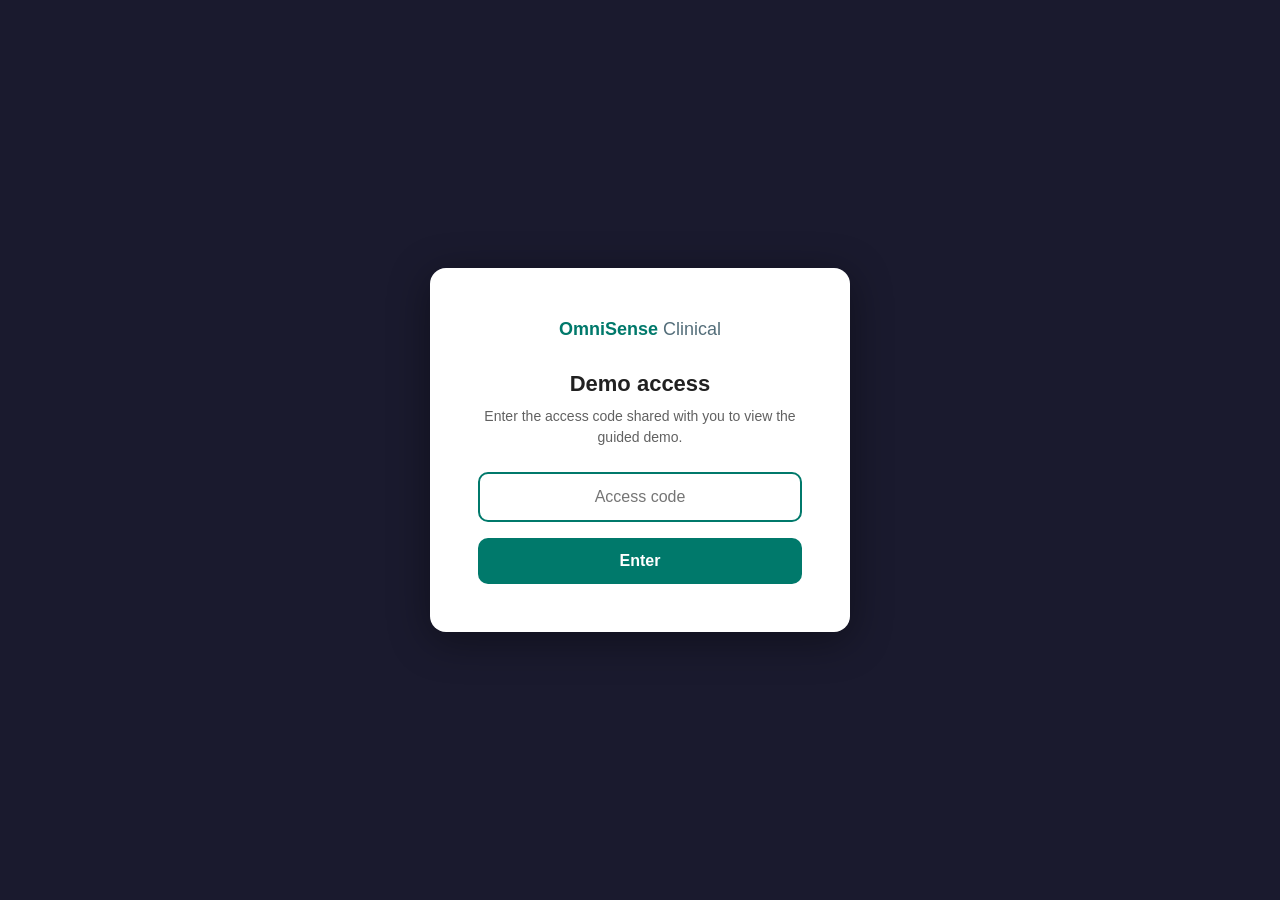
<file: 06-patient-drawer-rao.html>
<!doctype html>
<html lang="en">
<head>
<meta charset="utf-8">
<title>M6 — Rao pre-op drawer · OmniSense Clinical</title>
<meta name="viewport" content="width=device-width, initial-scale=1">
<link rel="stylesheet" href="mockups.css">
<link rel="stylesheet" href="tour.css">
<style>
  @media (max-width: 768px) {
    /* Drawer — remove fixed width set inline on this file */
    .drawer { width: 100vw !important; }

    /* Drawer header: name + badges row — allow wrapping */
    .drawer-header > div > div[style*="display:flex"] {
      flex-wrap: wrap;
      gap: 6px;
    }

    /* Hold-medication rows — badge + drug name + note stack */
    .drawer-body [style*="display:flex; align-items:center; gap:10px"] {
      flex-wrap: wrap;
      gap: 6px;
    }

    /* Anaesthesia flags tile grid */
    .drawer-body [style*="grid-template-columns: 1fr 1fr"] {
      grid-template-columns: 1fr !important;
    }

    /* Sign-off footer row */
    .drawer-body > div:last-child {
      flex-direction: column !important;
      align-items: stretch !important;
    }

    /* Background grid in main (dimmed patient list) */
    .main [style*="grid-template-columns:repeat"] {
      grid-template-columns: 1fr !important;
    }
  }
</style>
</head>
<body>
<div class="app">

  <header class="topbar">
    <div class="topbar-left">
      <div class="brand">OmniSense<span class="brand-mark">Clinical</span></div>
      <div class="hospital-pill">Aster Medcity · Kochi</div>
    </div>
    <div class="topbar-right">
      <div class="user-block">
        <span class="user-name">Dr. Rajesh Menon</span>
        <span class="user-meta">CICU · Cardiologist · D001</span>
      </div>
      <div class="user-avatar">RM</div>
    </div>
  </header>

  <nav class="tabbar">
    <div class="tab">
      <svg class="tab-mic-icon" viewBox="0 0 24 24"><rect x="9" y="3" width="6" height="12" rx="3"/><path d="M5 11a7 7 0 0 0 14 0M12 18v3"/></svg>
      Briefing
    </div>
    <div class="tab tab-active">Patients</div>
    <div class="tab">Rounds</div>
    <div class="tab">Knowledge</div>
  </nav>

  <main class="main" style="opacity:0.45; pointer-events:none;">
    <div class="page-header"><div><h1 class="page-title">Your patients</h1><p class="page-subtitle">11 patients &middot; CICU + Cardiac Surgical Step-Down</p></div></div>
    <div style="display:grid; grid-template-columns:repeat(auto-fill,minmax(320px,1fr)); gap:var(--space-md);">
      <div class="card" style="border-left:6px solid var(--color-critical); padding:var(--space-md) var(--space-lg);"><div style="display:flex; align-items:center; gap:10px;"><span style="font-size:var(--font-xl); font-weight:700; color:var(--color-primary-dark);">1</span><div><div style="font-weight:600;">Ms. Fatima Rahman</div><div style="font-size:var(--font-xs); color:var(--color-text-muted);">28F &middot; CICU</div></div><span class="badge badge-critical" style="margin-left:auto;">3 alerts</span></div><div style="font-size:var(--font-sm); color:var(--color-text-secondary); margin-top:6px;">Acute viral myocarditis</div></div>
      <div class="card" style="border-left:6px solid var(--color-warning); padding:var(--space-md) var(--space-lg);"><div style="display:flex; align-items:center; gap:10px;"><span style="font-size:var(--font-xl); font-weight:700; color:var(--color-primary-dark);">12</span><div><div style="font-weight:600;">Mr. Sasi Pillai</div><div style="font-size:var(--font-xs); color:var(--color-text-muted);">62M &middot; CICU</div></div><span class="badge badge-warning" style="margin-left:auto;">2 alerts</span></div><div style="font-size:var(--font-sm); color:var(--color-text-secondary); margin-top:6px;">Post-PCI STEMI day 2</div></div>
      <div class="card" style="border-left:6px solid var(--color-warning); padding:var(--space-md) var(--space-lg);"><div style="display:flex; align-items:center; gap:10px;"><span style="font-size:var(--font-xl); font-weight:700; color:var(--color-primary-dark);">8</span><div><div style="font-weight:600;">Mrs. Latha Nair</div><div style="font-size:var(--font-xs); color:var(--color-text-muted);">58F &middot; CICU</div></div></div><div style="font-size:var(--font-sm); color:var(--color-text-secondary); margin-top:6px;">Decomp HFrEF</div></div>
      <div class="card" style="border-left:6px solid var(--color-warning); padding:var(--space-md) var(--space-lg); background:var(--color-primary-bg);"><div style="display:flex; align-items:center; gap:10px;"><span style="font-size:var(--font-xl); font-weight:700; color:var(--color-primary-dark);">SD-4</span><div><div style="font-weight:600;">Mr. Venu Rao</div><div style="font-size:var(--font-xs); color:var(--color-text-muted);">68M &middot; Step-Down</div></div><span class="badge badge-warning" style="margin-left:auto;">Pre-op</span></div><div style="font-size:var(--font-sm); color:var(--color-text-secondary); margin-top:6px;">Pre-op CABG x3</div></div>
    </div>
  </main>

  <!-- DRAWER OVERLAY -->
  <div class="drawer-overlay">
    <div class="drawer" style="width: 820px;">

      <div class="drawer-header">
        <div>
          <div style="display:flex; align-items:center; gap:10px; margin-bottom:6px;">
            <span style="font-size:var(--font-xl); font-weight:700; color:var(--color-text);">Mr. Venu Rao</span>
            <span class="badge badge-warning">Pre-op clearance</span>
            <span class="badge badge-outline">CABG x3 tomorrow 07:30</span>
          </div>
          <div style="font-size:var(--font-sm); color:var(--color-text-secondary);">
            68M &middot; Cardiac Surgical Step-Down bed SD-4 &middot; MRN AST-2026-04-0721 &middot; Admitted Wed 09 Apr &middot; Anaesthesia: Dr. A. Joseph
          </div>
        </div>
        <button class="drawer-close" title="Close">&times;</button>
      </div>

      <div class="drawer-tabs">
        <div class="drawer-tab">Summary</div>
        <div class="drawer-tab">Journey</div>
        <div class="drawer-tab active">Body</div>
      </div>

      <div class="drawer-body">

        <!-- Risk panel -->
        <div class="card card-warning" style="margin-bottom:var(--space-lg);">
          <div style="display:flex; gap:var(--space-md); align-items:flex-start;">
            <div style="font-size:24px;">&#128204;</div>
            <div style="flex:1;">
              <div style="font-size:var(--font-xs); text-transform:uppercase; letter-spacing:0.8px; color:var(--color-warning); font-weight:700; margin-bottom:6px;">Pre-op risk &middot; planned-care peer consult</div>
              <div style="font-size:var(--font-base); color:var(--color-text); line-height:1.6;">
                EuroSCORE II <strong>3.8&thinsp;%</strong> &middot; STS predicted mortality <strong>2.1&thinsp;%</strong> &middot; intermediate risk.
                The medical questions waiting for you this morning are
                (a) DAPT hold timing, (b) metformin and ACE-i hold, and (c) glycaemic control plan
                given HbA1c 8.4&thinsp;%. Anaesthesia wants a written sign-off before 09:00.
              </div>
            </div>
          </div>
        </div>

        <!-- Hold-medication list -->
        <div class="drawer-section">
          <div class="drawer-section-title">Hold-medication checklist &middot; for OT 07:30 tomorrow</div>
          <div style="display:flex; flex-direction:column; gap:8px;">
            <div style="display:flex; align-items:center; gap:10px; padding:12px 14px; background:var(--color-critical-bg); border:1px solid var(--color-critical-border); border-radius:var(--radius-md); font-size:var(--font-sm);">
              <span class="badge badge-critical">Hold now</span>
              <strong style="flex:1;">Ticagrelor 90 mg BD</strong>
              <span style="color:var(--color-text);">Last dose: <strong>10 Apr 20:00</strong> &middot; <strong>3-5 day hold</strong> per ESC, surgery in 23&thinsp;h &middot; bleeding risk if not held</span>
            </div>
            <div style="display:flex; align-items:center; gap:10px; padding:12px 14px; background:var(--color-warning-bg); border:1px solid var(--color-warning-border); border-radius:var(--radius-md); font-size:var(--font-sm);">
              <span class="badge badge-warning">Continue</span>
              <strong style="flex:1;">Aspirin 75 mg OD</strong>
              <span style="color:var(--color-text);">CABG-friendly &middot; continue through surgery per surgeon preference (cleared with Dr. Menon)</span>
            </div>
            <div style="display:flex; align-items:center; gap:10px; padding:12px 14px; background:var(--color-warning-bg); border:1px solid var(--color-warning-border); border-radius:var(--radius-md); font-size:var(--font-sm);">
              <span class="badge badge-warning">Hold AM</span>
              <strong style="flex:1;">Metformin 1g BD</strong>
              <span style="color:var(--color-text);">Hold morning of surgery &middot; resume POD-2 if eGFR stable</span>
            </div>
            <div style="display:flex; align-items:center; gap:10px; padding:12px 14px; background:var(--color-warning-bg); border:1px solid var(--color-warning-border); border-radius:var(--radius-md); font-size:var(--font-sm);">
              <span class="badge badge-warning">Hold AM</span>
              <strong style="flex:1;">Ramipril 5 mg OD</strong>
              <span style="color:var(--color-text);">Hold to reduce post-bypass vasoplegia risk</span>
            </div>
            <div style="display:flex; align-items:center; gap:10px; padding:12px 14px; background:var(--color-bg); border:1px solid var(--color-border); border-radius:var(--radius-md); font-size:var(--font-sm);">
              <span class="badge badge-stable">Continue</span>
              <strong style="flex:1;">Atorvastatin 80 mg OD</strong>
              <span style="color:var(--color-text-secondary);">Continue night-of-surgery dose</span>
            </div>
            <div style="display:flex; align-items:center; gap:10px; padding:12px 14px; background:var(--color-bg); border:1px solid var(--color-border); border-radius:var(--radius-md); font-size:var(--font-sm);">
              <span class="badge badge-stable">Continue</span>
              <strong style="flex:1;">Bisoprolol 5 mg OD</strong>
              <span style="color:var(--color-text-secondary);">Continue &mdash; beta-blocker reduces peri-op AF</span>
            </div>
          </div>
        </div>

        <!-- Anaesthesia flag panel -->
        <div class="drawer-section">
          <div class="drawer-section-title">Anaesthesia flags</div>
          <div style="display:grid; grid-template-columns: 1fr 1fr; gap:var(--space-sm);">
            <div class="tile tile-warn"><div class="tile-label">Airway</div><div class="tile-value" style="font-size:var(--font-base);">Mallampati II</div><div class="tile-trend">No prior difficult airway</div></div>
            <div class="tile tile-warn"><div class="tile-label">Renal</div><div class="tile-value" style="font-size:var(--font-base);">eGFR 52</div><div class="tile-trend">CKD stage 3a &middot; CIN risk</div></div>
            <div class="tile tile-warn"><div class="tile-label">Glycaemic</div><div class="tile-value" style="font-size:var(--font-base);">HbA1c 8.4%</div><div class="tile-trend">target FBS 110-180 peri-op</div></div>
            <div class="tile"><div class="tile-label">Echo</div><div class="tile-value" style="font-size:var(--font-base);">EF 48%</div><div class="tile-trend">mild AS &middot; peak gradient 28</div></div>
            <div class="tile"><div class="tile-label">Hb</div><div class="tile-value" style="font-size:var(--font-base);">12.8</div><div class="tile-trend">crossmatched 4 units</div></div>
            <div class="tile"><div class="tile-label">Coag</div><div class="tile-value" style="font-size:var(--font-base);">INR 1.0</div><div class="tile-trend">PT/PTT normal</div></div>
          </div>
        </div>

        <!-- HEART body view — cath-tree schematic -->
        <div class="organ-card" style="margin-bottom: var(--space-lg);">
          <div class="organ-card-title">Coronary tree &middot; 3-vessel disease &middot; mild AS</div>
          <svg class="organ-svg" style="max-width: 420px;" viewBox="0 0 320 360" xmlns="http://www.w3.org/2000/svg">
            <!-- Faint ventricular silhouette for context -->
            <path d="M 90 130 Q 60 135 55 200 Q 55 280 160 340 Q 265 280 265 200 Q 260 135 230 130 Z"
                  fill="#FAFAFA" stroke="#E0E0E0" stroke-width="2" stroke-dasharray="3,4"/>
            <!-- Septum (faint) -->
            <path d="M 160 130 L 160 340" stroke="#E0E0E0" stroke-width="1.5" stroke-dasharray="2,4"/>
            <!-- Chamber context labels -->
            <text x="100" y="240" font-size="12" fill="#BDBDBD" font-weight="600">RV</text>
            <text x="210" y="240" font-size="12" fill="#BDBDBD" font-weight="600">LV</text>

            <!-- Arch branches: brachiocephalic, L common carotid, L subclavian -->
            <line x1="135" y1="20" x2="135" y2="50" stroke="#9E9E9E" stroke-width="5" stroke-linecap="round"/>
            <line x1="155" y1="14" x2="155" y2="48" stroke="#9E9E9E" stroke-width="5" stroke-linecap="round"/>
            <line x1="180" y1="14" x2="180" y2="50" stroke="#9E9E9E" stroke-width="5" stroke-linecap="round"/>
            <text x="125" y="11" font-size="8" fill="#9E9E9E">BCT</text>
            <text x="148" y="11" font-size="8" fill="#9E9E9E">LCC</text>
            <text x="172" y="11" font-size="8" fill="#9E9E9E">LSA</text>

            <!-- Aortic arch -->
            <path d="M 110 80 Q 110 45 155 42 Q 200 42 205 90 L 205 130"
                  fill="none" stroke="#9E9E9E" stroke-width="13" stroke-linecap="round"/>
            <text x="225" y="80" font-size="11" fill="#616161" font-weight="600">Aorta</text>

            <!-- Sinuses of Valsalva — slight bulge at root just above the valve -->
            <path d="M 188 128 Q 195 138 205 130" fill="none" stroke="#9E9E9E" stroke-width="2"/>
            <path d="M 205 130 Q 215 138 222 128" fill="none" stroke="#9E9E9E" stroke-width="2"/>

            <!-- Aortic valve — 3 semilunar cusps with thickened/calcified appearance for mild AS -->
            <g stroke="#F57F17" stroke-width="3" fill="#FFF8E1">
              <path d="M 188 145 Q 196 132 205 145 Z"/>
              <path d="M 205 145 Q 214 132 222 145 Z"/>
              <path d="M 188 145 Q 205 158 222 145 Z" fill="none"/>
            </g>
            <text x="230" y="148" font-size="11" fill="#F57F17" font-weight="700">AS</text>
            <text x="230" y="160" font-size="9" fill="#F57F17">peak grad 28</text>

            <!-- LEFT MAIN — short stem off the L coronary cusp going down-left -->
            <path d="M 195 152 L 175 175" fill="none" stroke="#C62828" stroke-width="6" stroke-linecap="round"/>
            <text x="138" y="170" font-size="9" fill="#C62828" font-weight="600">L Main</text>

            <!-- LAD — runs down the anterior interventricular groove -->
            <path d="M 175 175 Q 168 215 170 255 Q 172 295 178 325"
                  fill="none" stroke="#C62828" stroke-width="6" stroke-linecap="round"/>
            <!-- LAD label -->
            <text x="180" y="220" font-size="11" fill="#C62828" font-weight="700">LAD</text>

            <!-- LAD 80% stenosis (mid-LAD) -->
            <g transform="translate(168 230)">
              <rect x="-9" y="-6" width="18" height="12" fill="#D32F2F" stroke="#7B0000" stroke-width="1.5" rx="1"/>
              <line x1="-7" y1="-6" x2="-7" y2="6" stroke="#FFF" stroke-width="1"/>
              <line x1="-3" y1="-6" x2="-3" y2="6" stroke="#FFF" stroke-width="1"/>
              <line x1="1"  y1="-6" x2="1"  y2="6" stroke="#FFF" stroke-width="1"/>
              <line x1="5"  y1="-6" x2="5"  y2="6" stroke="#FFF" stroke-width="1"/>
            </g>
            <line x1="178" y1="230" x2="225" y2="225" stroke="#D32F2F" stroke-width="1"/>
            <text x="228" y="229" font-size="11" fill="#D32F2F" font-weight="700">80%</text>

            <!-- LCx — wraps around left atrioventricular groove -->
            <path d="M 175 175 Q 145 185 120 215 Q 105 250 115 285"
                  fill="none" stroke="#C62828" stroke-width="6" stroke-linecap="round"/>
            <text x="80" y="200" font-size="11" fill="#C62828" font-weight="700">LCx</text>

            <!-- LCx 70% stenosis -->
            <g transform="translate(122 220) rotate(60)">
              <rect x="-9" y="-6" width="18" height="12" fill="#D32F2F" stroke="#7B0000" stroke-width="1.5" rx="1"/>
              <line x1="-7" y1="-6" x2="-7" y2="6" stroke="#FFF" stroke-width="1"/>
              <line x1="-3" y1="-6" x2="-3" y2="6" stroke="#FFF" stroke-width="1"/>
              <line x1="1"  y1="-6" x2="1"  y2="6" stroke="#FFF" stroke-width="1"/>
              <line x1="5"  y1="-6" x2="5"  y2="6" stroke="#FFF" stroke-width="1"/>
            </g>
            <line x1="115" y1="220" x2="70" y2="225" stroke="#D32F2F" stroke-width="1"/>
            <text x="38" y="229" font-size="11" fill="#D32F2F" font-weight="700">70%</text>

            <!-- RCA — off the right sinus, runs down the right AV groove -->
            <path d="M 215 152 Q 235 165 245 200 Q 250 245 235 280 Q 220 305 200 320"
                  fill="none" stroke="#C62828" stroke-width="6" stroke-linecap="round"/>
            <text x="252" y="195" font-size="11" fill="#C62828" font-weight="700">RCA</text>

            <!-- RCA 75% stenosis (proximal-mid) -->
            <g transform="translate(245 220) rotate(80)">
              <rect x="-9" y="-6" width="18" height="12" fill="#D32F2F" stroke="#7B0000" stroke-width="1.5" rx="1"/>
              <line x1="-7" y1="-6" x2="-7" y2="6" stroke="#FFF" stroke-width="1"/>
              <line x1="-3" y1="-6" x2="-3" y2="6" stroke="#FFF" stroke-width="1"/>
              <line x1="1"  y1="-6" x2="1"  y2="6" stroke="#FFF" stroke-width="1"/>
              <line x1="5"  y1="-6" x2="5"  y2="6" stroke="#FFF" stroke-width="1"/>
            </g>
            <line x1="252" y1="220" x2="285" y2="220" stroke="#D32F2F" stroke-width="1"/>
            <text x="288" y="224" font-size="11" fill="#D32F2F" font-weight="700">75%</text>

            <!-- PDA stub at the crux -->
            <path d="M 200 320 Q 195 332 188 338" fill="none" stroke="#C62828" stroke-width="4" stroke-linecap="round"/>
            <text x="160" y="345" font-size="9" fill="#C62828">PDA</text>

            <!-- Legend strip at bottom -->
            <g transform="translate(8 350)">
              <rect x="0" y="-7" width="14" height="9" fill="#D32F2F" stroke="#7B0000" stroke-width="1"/>
              <text x="18" y="2" font-size="9" fill="#616161">Significant stenosis</text>
            </g>
          </svg>
          <div class="organ-callout">
            Cath last month: <strong>LAD 80&thinsp;%, LCx 70&thinsp;%, RCA 75&thinsp;%</strong>. SYNTAX 24. Ischaemic burden high &mdash; cardiology
            cleared for surgical revascularisation despite recent DAPT loading. <strong>Mild AS</strong> (peak gradient 28&thinsp;mmHg)
            does not require intervention in the same procedure.
          </div>
        </div>

        <!-- AI sign-off -->
        <div class="ai-bubble" style="margin-bottom: var(--space-lg);">
          <div class="ai-bubble-header">
            <div class="ai-bubble-icon">AI</div>
            <span>OmniSense &middot; pre-op summary draft</span>
            <span style="margin-left:auto; font-weight:400; color:var(--color-text-muted);">draft only &middot; for your review</span>
          </div>
          <div class="ai-bubble-body" style="font-size: var(--font-sm);">
            68M with <strong>3-vessel CAD</strong> (LAD 80, LCx 70, RCA 75), mild AS, T2DM 20y, CKD 3a, scheduled CABG x3 tomorrow.
            EuroSCORE II 3.8&thinsp;%. Cleared from a cardiac standpoint. <strong>Recommendations to consider:</strong>
            ticagrelor held since 10 Apr 20:00 (will be 35&thinsp;h pre-op &mdash; within ESC 3-day window),
            aspirin continued through, ACE-i and metformin held morning of surgery, sliding-scale insulin
            from 22:00 tonight, hydration with isotonic saline 1 mL/kg/h from 04:00 (CIN prevention).
            Crossmatched 4 units PRBC. <strong>Watch for:</strong> peri-op AF, vasoplegia on bypass weaning, post-op AKI
            given baseline eGFR 52.
          </div>
          <div class="cite-row">
            <span class="cite">ESC Myocardial Revascularisation 2024</span>
            <span class="cite">STS CABG risk calculator v4.2</span>
            <span class="cite">KDIGO AKI 2024 &middot; CIN section</span>
            <span class="cite">Aster pre-op pathway v3.1</span>
          </div>
        </div>

        <div style="padding:var(--space-md); background:var(--color-info-bg); border-radius:var(--radius-md); display:flex; align-items:center; gap:var(--space-md);">
          <div style="font-size:var(--font-sm); color:var(--color-text-secondary); flex:1;">
            <strong style="color:var(--color-text);">Reference only.</strong> Final clearance and orders rest with the treating cardiologist and anaesthetist.
          </div>
          <button class="btn btn-secondary btn-sm">Edit draft</button>
          <button class="btn btn-primary btn-sm">Sign off &middot; send to anaesthesia</button>
        </div>

      </div>
    </div>
  </div>

</div>
<script>
var TOUR_CONFIG = {
  pageDesc: 'Mr. Rao pre-op drawer. Planned-care peer consult for tomorrow morning CABG.'
};
var TOUR_STEPS = [
  {
    target: '.card-warning',
    title: 'Pre-op risk panel',
    body: 'EuroSCORE II 3.8%, STS 2.1%. The three questions waiting for you: DAPT hold timing, metformin/ACE-i hold, and glycaemic control.',
    position: 'bottom'
  },
  {
    target: '.organ-card',
    title: 'Coronary tree with valve',
    body: '<strong>3-vessel disease</strong> (LAD 80%, LCx 70%, RCA 75%) and <strong>mild AS</strong> on the aortic valve. The same format as the cath report.',
    position: 'left'
  },
  {
    target: '.ai-bubble',
    title: 'AI-drafted pre-op summary',
    body: 'OmniSense drafts the clearance note for you. Review, edit if needed, then tap <strong>Sign off</strong> to send it to anaesthesia.',
    position: 'top'
  }
];
</script>
<script src="tour.js"></script>
</body>
</html>
</file>
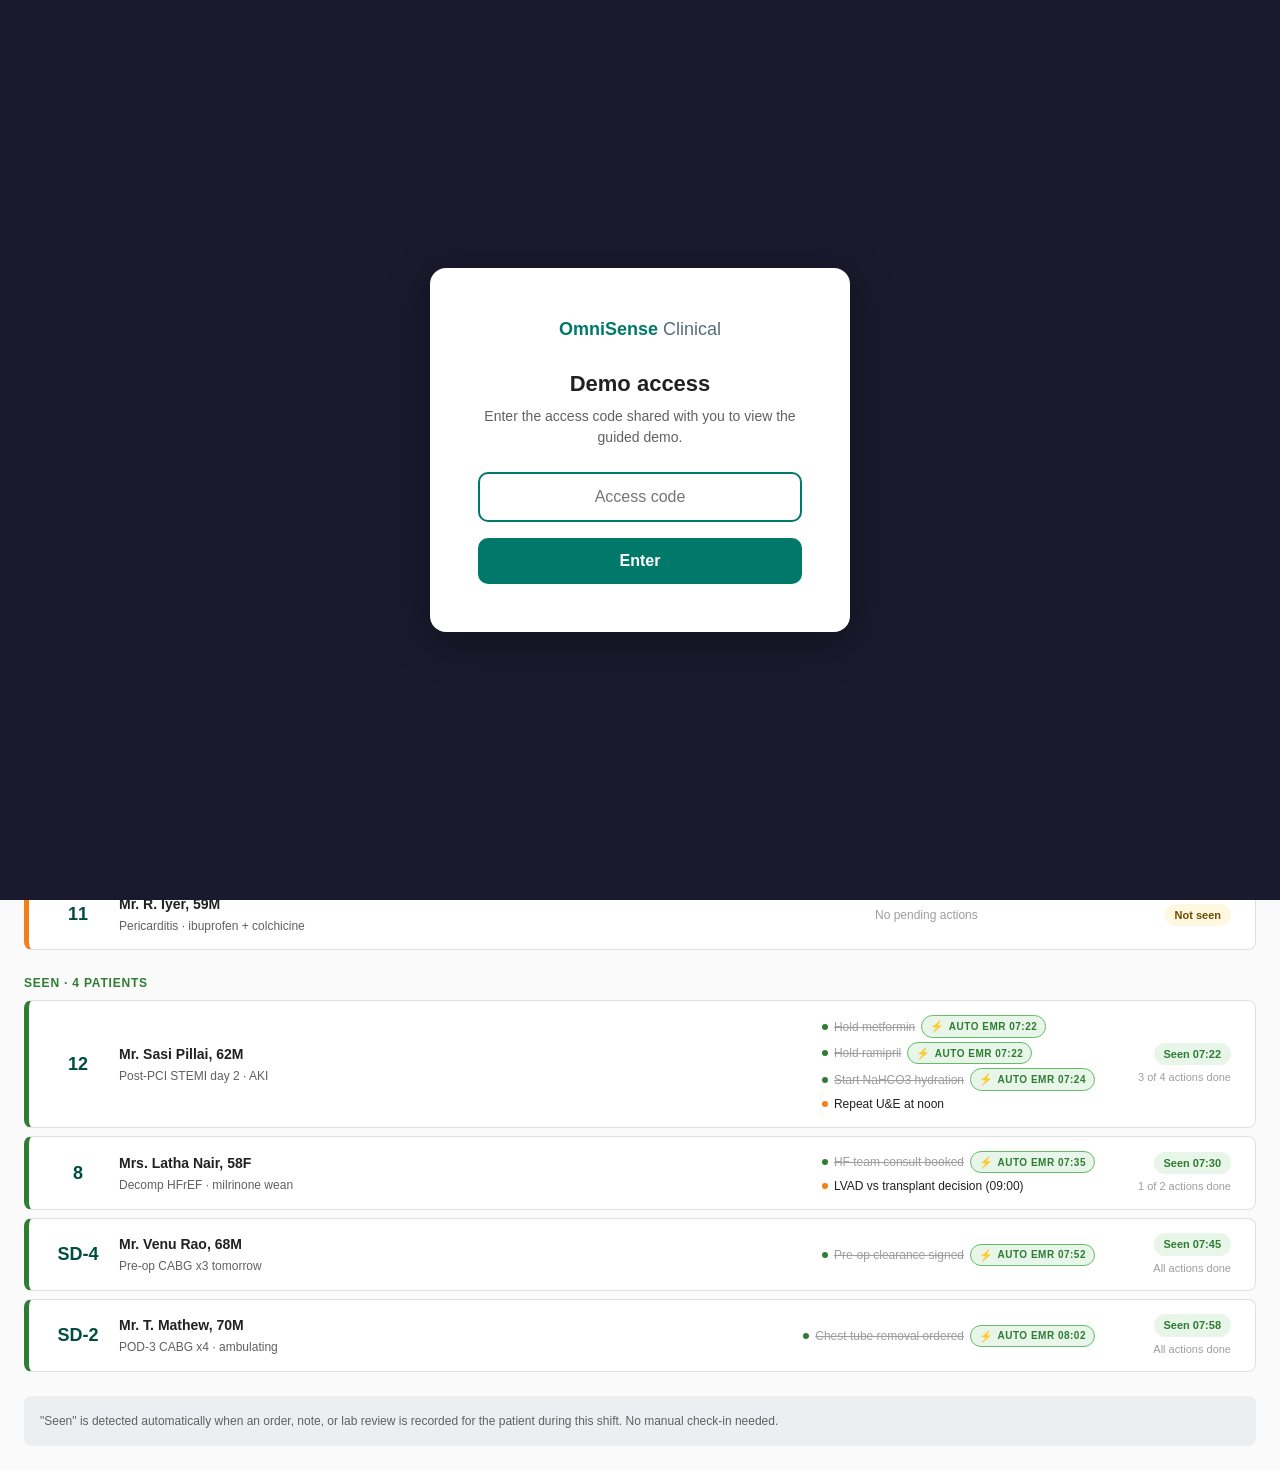
<file: 07-rounds-tab-fallback.html>
<!doctype html>
<html lang="en">
<head>
<meta charset="utf-8">
<title>Rounds · OmniSense Clinical</title>
<meta name="viewport" content="width=device-width, initial-scale=1">
<link rel="stylesheet" href="mockups.css">
<link rel="stylesheet" href="tour.css">
<style>
  .rounds-summary {
    display: grid;
    grid-template-columns: repeat(4, 1fr);
    gap: var(--space-md);
    margin-bottom: var(--space-lg);
  }
  .rounds-stat {
    background: var(--color-surface);
    border: 1px solid var(--color-border);
    border-radius: var(--radius-md);
    padding: var(--space-md);
    text-align: center;
  }
  .rounds-stat-num {
    font-size: var(--font-2xl);
    font-weight: 700;
    line-height: 1;
  }
  .rounds-stat-label {
    font-size: var(--font-xs);
    color: var(--color-text-secondary);
    margin-top: 4px;
  }

  .round-row {
    display: flex;
    align-items: center;
    gap: var(--space-md);
    padding: 14px var(--space-lg);
    background: var(--color-surface);
    border: 1px solid var(--color-border);
    border-radius: var(--radius-md);
    margin-bottom: 8px;
    transition: all 150ms ease;
  }
  .round-row:hover { box-shadow: var(--shadow-md); }
  .round-row-seen { border-left: 5px solid var(--color-stable); }
  .round-row-pending { border-left: 5px solid var(--color-warning); }
  .round-row-urgent { border-left: 5px solid var(--color-critical); }

  .round-bed {
    font-size: var(--font-lg);
    font-weight: 700;
    color: var(--color-primary-dark);
    width: 50px;
    text-align: center;
    flex-shrink: 0;
    white-space: nowrap;
  }
  .round-info { flex: 1; min-width: 0; }
  .round-name { font-weight: 600; color: var(--color-text); font-size: var(--font-sm); }
  .round-dx { font-size: var(--font-xs); color: var(--color-text-secondary); margin-top: 2px; }

  .round-actions-col {
    display: flex;
    flex-direction: column;
    gap: 4px;
    min-width: 220px;
    flex-shrink: 0;
  }
  .round-action-mini {
    font-size: var(--font-xs);
    display: flex;
    align-items: center;
    gap: 6px;
  }
  .round-action-mini .dot {
    width: 6px;
    height: 6px;
    border-radius: 50%;
    flex-shrink: 0;
  }

  .round-status-col {
    display: flex;
    flex-direction: column;
    align-items: flex-end;
    gap: 4px;
    flex-shrink: 0;
    min-width: 120px;
  }
  .round-seen-badge {
    display: inline-flex;
    align-items: center;
    gap: 4px;
    padding: 3px 10px;
    border-radius: var(--radius-full);
    font-size: 11px;
    font-weight: 700;
  }
  .round-seen-yes { background: var(--color-stable-bg); color: var(--color-stable); }
  .round-seen-no  { background: var(--color-warning-bg); color: #6D4C00; }
  .round-time {
    font-size: 11px;
    color: var(--color-text-muted);
  }

  @media (max-width: 768px) {
    .rounds-summary { grid-template-columns: repeat(2, 1fr); }
    .rounds-stat-num { font-size: var(--font-xl); }
    .round-row { flex-direction: column; align-items: flex-start; gap: var(--space-sm); padding: var(--space-sm) var(--space-md); }
    .round-bed { width: auto; font-size: var(--font-base); }
    .round-actions-col { min-width: 100%; }
    .round-action-mini { flex-wrap: wrap; gap: 4px; }
    .round-action-mini .auto-badge { font-size: 9px; padding: 1px 6px; }
    .round-status-col { flex-direction: row; align-items: center; gap: var(--space-sm); min-width: 100%; }
    .round-seen-badge { font-size: 10px; }
    .action-summary { flex-direction: column; align-items: flex-start; gap: 6px; }
  }
</style>
</head>
<body>
<div class="app">

  <header class="topbar">
    <div class="topbar-left">
      <div class="brand">OmniSense<span class="brand-mark">Clinical</span></div>
      <div class="hospital-pill">Aster Medcity &middot; Kochi</div>
    </div>
    <div class="topbar-right">
      <div class="user-block">
        <span class="user-name">Dr. Rajesh Menon</span>
        <span class="user-meta">CICU &middot; Cardiologist &middot; D001</span>
      </div>
      <div class="user-avatar">RM</div>
    </div>
  </header>

  <nav class="tabbar">
    <div class="tab">
      <svg class="tab-mic-icon" viewBox="0 0 24 24"><rect x="9" y="3" width="6" height="12" rx="3"/><path d="M5 11a7 7 0 0 0 14 0M12 18v3"/></svg>
      Briefing
    </div>
    <div class="tab">Patients</div>
    <div class="tab tab-active">Rounds</div>
    <div class="tab">Knowledge</div>
  </nav>

  <main class="main">

    <div class="page-header">
      <div>
        <h1 class="page-title">Rounds</h1>
        <p class="page-subtitle">11 April 2026 &middot; Morning round started 07:15 &middot; Dr. Menon &middot; CICU + Cardiac Step-Down</p>
      </div>
    </div>

    <div id="rounds-overview" class="rounds-summary">
      <div class="rounds-stat">
        <div class="rounds-stat-num" style="color:var(--color-stable);">4</div>
        <div class="rounds-stat-label">Patients seen</div>
      </div>
      <div class="rounds-stat">
        <div class="rounds-stat-num" style="color:var(--color-warning);">6</div>
        <div class="rounds-stat-label">Still pending</div>
      </div>
      <div class="rounds-stat">
        <div class="rounds-stat-num" style="color:var(--color-critical);">1</div>
        <div class="rounds-stat-label">Urgent (not seen)</div>
      </div>
      <div class="rounds-stat">
        <div class="rounds-stat-num" style="color:var(--color-text);">52m</div>
        <div class="rounds-stat-label">Round time so far</div>
      </div>
    </div>

    <div id="action-bar" class="action-summary" style="margin-bottom:var(--space-md);">
      <span style="font-weight:600; color:var(--color-text);">Actions today</span>
      <span class="action-summary-pill" style="background:#FFF8E1; color:#6D4C00;"><span class="dot" style="background:#F57F17;"></span>6 pending</span>
      <span class="action-summary-pill" style="background:#E8F5E9; color:#2E7D32;"><span class="dot" style="background:#2E7D32;"></span>5 done</span>
      <span style="margin-left:auto; font-size:var(--font-xs); color:var(--color-text-muted);">
        Auto-resolves from <strong>Aster EMR</strong> &middot; last sync 08:07
      </span>
    </div>

    <!-- URGENT: not seen yet -->
    <div style="font-size:var(--font-xs); text-transform:uppercase; letter-spacing:0.8px; color:var(--color-critical); font-weight:700; margin-bottom:var(--space-sm);">Urgent &middot; not seen yet</div>

    <div class="round-row round-row-urgent">
      <div class="round-bed">1</div>
      <div class="round-info">
        <div class="round-name">Ms. Fatima Rahman, 28F</div>
        <div class="round-dx">Acute viral myocarditis &middot; ECMO decision pending</div>
      </div>
      <div class="round-actions-col">
        <div class="round-action-mini"><span class="dot" style="background:#D32F2F;"></span><strong style="color:var(--color-critical);">ECMO cannulation decision</strong></div>
        <div class="round-action-mini"><span class="dot" style="background:#F57F17;"></span>Family update</div>
      </div>
      <div class="round-status-col">
        <span class="round-seen-badge round-seen-no">Not seen</span>
        <span class="round-time">Admitted 04:18</span>
      </div>
    </div>

    <!-- PENDING: not seen yet -->
    <div style="font-size:var(--font-xs); text-transform:uppercase; letter-spacing:0.8px; color:var(--color-warning); font-weight:700; margin:var(--space-lg) 0 var(--space-sm);">Pending &middot; 5 patients</div>

    <div class="round-row round-row-pending">
      <div class="round-bed">3</div>
      <div class="round-info">
        <div class="round-name">Mr. Hari Krishnan, 71M</div>
        <div class="round-dx">NSTEMI awaiting cath &middot; CKD eGFR 38</div>
      </div>
      <div class="round-actions-col">
        <div class="round-action-mini"><span class="dot" style="background:#F57F17;"></span>Confirm cath lab booking</div>
        <div class="round-action-mini"><span class="dot" style="background:#F57F17;"></span>Write CIN prevention orders</div>
      </div>
      <div class="round-status-col">
        <span class="round-seen-badge round-seen-no">Not seen</span>
        <span class="round-time">No activity today</span>
      </div>
    </div>

    <div class="round-row round-row-pending">
      <div class="round-bed">5</div>
      <div class="round-info">
        <div class="round-name">Mr. K. George, 64M</div>
        <div class="round-dx">Post-PCI day 4 &middot; for step-down today</div>
      </div>
      <div class="round-actions-col">
        <div class="round-action-mini"><span class="dot" style="background:#F57F17;"></span>Write step-down transfer order</div>
      </div>
      <div class="round-status-col">
        <span class="round-seen-badge round-seen-no">Not seen</span>
      </div>
    </div>

    <div class="round-row round-row-pending">
      <div class="round-bed">6</div>
      <div class="round-info">
        <div class="round-name">Mr. A. Varghese, 71M</div>
        <div class="round-dx">AF rate-controlled &middot; CHADS 4</div>
      </div>
      <div class="round-actions-col">
        <div class="round-action-mini"><span class="dot" style="background:#F57F17;"></span>Anticoag plan: dabigatran vs warfarin</div>
      </div>
      <div class="round-status-col">
        <span class="round-seen-badge round-seen-no">Not seen</span>
      </div>
    </div>

    <div class="round-row round-row-pending">
      <div class="round-bed">9</div>
      <div class="round-info">
        <div class="round-name">Mrs. P. Joseph, 55F</div>
        <div class="round-dx">NSTEMI day 3 &middot; medical management</div>
      </div>
      <div class="round-actions-col">
        <div class="round-action-mini" style="color:var(--color-text-muted);">No pending actions</div>
      </div>
      <div class="round-status-col">
        <span class="round-seen-badge round-seen-no">Not seen</span>
      </div>
    </div>

    <div class="round-row round-row-pending">
      <div class="round-bed">11</div>
      <div class="round-info">
        <div class="round-name">Mr. R. Iyer, 59M</div>
        <div class="round-dx">Pericarditis &middot; ibuprofen + colchicine</div>
      </div>
      <div class="round-actions-col">
        <div class="round-action-mini" style="color:var(--color-text-muted);">No pending actions</div>
      </div>
      <div class="round-status-col">
        <span class="round-seen-badge round-seen-no">Not seen</span>
      </div>
    </div>

    <!-- SEEN: visited this round -->
    <div style="font-size:var(--font-xs); text-transform:uppercase; letter-spacing:0.8px; color:var(--color-stable); font-weight:700; margin:var(--space-lg) 0 var(--space-sm);">Seen &middot; 4 patients</div>

    <div class="round-row round-row-seen">
      <div class="round-bed">12</div>
      <div class="round-info">
        <div class="round-name">Mr. Sasi Pillai, 62M</div>
        <div class="round-dx">Post-PCI STEMI day 2 &middot; AKI</div>
      </div>
      <div class="round-actions-col">
        <div class="round-action-mini"><span class="dot" style="background:#2E7D32;"></span><span style="text-decoration:line-through; color:var(--color-text-muted);">Hold metformin</span> <span class="auto-badge">auto EMR 07:22</span></div>
        <div class="round-action-mini"><span class="dot" style="background:#2E7D32;"></span><span style="text-decoration:line-through; color:var(--color-text-muted);">Hold ramipril</span> <span class="auto-badge">auto EMR 07:22</span></div>
        <div class="round-action-mini"><span class="dot" style="background:#2E7D32;"></span><span style="text-decoration:line-through; color:var(--color-text-muted);">Start NaHCO3 hydration</span> <span class="auto-badge">auto EMR 07:24</span></div>
        <div class="round-action-mini"><span class="dot" style="background:#F57F17;"></span>Repeat U&amp;E at noon</div>
      </div>
      <div class="round-status-col">
        <span class="round-seen-badge round-seen-yes">Seen 07:22</span>
        <span class="round-time">3 of 4 actions done</span>
      </div>
    </div>

    <div class="round-row round-row-seen">
      <div class="round-bed">8</div>
      <div class="round-info">
        <div class="round-name">Mrs. Latha Nair, 58F</div>
        <div class="round-dx">Decomp HFrEF &middot; milrinone wean</div>
      </div>
      <div class="round-actions-col">
        <div class="round-action-mini"><span class="dot" style="background:#2E7D32;"></span><span style="text-decoration:line-through; color:var(--color-text-muted);">HF team consult booked</span> <span class="auto-badge">auto EMR 07:35</span></div>
        <div class="round-action-mini"><span class="dot" style="background:#F57F17;"></span>LVAD vs transplant decision (09:00)</div>
      </div>
      <div class="round-status-col">
        <span class="round-seen-badge round-seen-yes">Seen 07:30</span>
        <span class="round-time">1 of 2 actions done</span>
      </div>
    </div>

    <div class="round-row round-row-seen">
      <div class="round-bed">SD-4</div>
      <div class="round-info">
        <div class="round-name">Mr. Venu Rao, 68M</div>
        <div class="round-dx">Pre-op CABG x3 tomorrow</div>
      </div>
      <div class="round-actions-col">
        <div class="round-action-mini"><span class="dot" style="background:#2E7D32;"></span><span style="text-decoration:line-through; color:var(--color-text-muted);">Pre-op clearance signed</span> <span class="auto-badge">auto EMR 07:52</span></div>
      </div>
      <div class="round-status-col">
        <span class="round-seen-badge round-seen-yes">Seen 07:45</span>
        <span class="round-time">All actions done</span>
      </div>
    </div>

    <div class="round-row round-row-seen">
      <div class="round-bed">SD-2</div>
      <div class="round-info">
        <div class="round-name">Mr. T. Mathew, 70M</div>
        <div class="round-dx">POD-3 CABG x4 &middot; ambulating</div>
      </div>
      <div class="round-actions-col">
        <div class="round-action-mini"><span class="dot" style="background:#2E7D32;"></span><span style="text-decoration:line-through; color:var(--color-text-muted);">Chest tube removal ordered</span> <span class="auto-badge">auto EMR 08:02</span></div>
      </div>
      <div class="round-status-col">
        <span class="round-seen-badge round-seen-yes">Seen 07:58</span>
        <span class="round-time">All actions done</span>
      </div>
    </div>

    <div style="margin-top:var(--space-lg); padding:var(--space-md); background:var(--color-info-bg); border-radius:var(--radius-md); font-size:var(--font-xs); color:var(--color-text-secondary);">
      "Seen" is detected automatically when an order, note, or lab review is recorded for the patient during this shift. No manual check-in needed.
    </div>

  </main>
</div>

<script>
var TOUR_CONFIG = {
  pageDesc: 'Live rounding tracker. Shows which patients you have seen and what actions are still pending.'
};
var TOUR_STEPS = [
  {
    target: '#rounds-overview',
    title: 'Round progress',
    body: 'How many patients you have seen, how many are still pending, and how long the round has been going. Updates live as you visit patients.',
    position: 'bottom'
  },
  {
    target: '#action-bar',
    title: 'Action queue',
    body: 'Actions resolve automatically when orders appear in the EMR. The count updates in real time as your registrar enters orders.',
    position: 'bottom'
  },
  {
    target: '.round-row-urgent',
    title: 'Urgent patients first',
    body: 'Patients with critical pending decisions appear at the top in red. Ms. Fatima has an ECMO cannulation decision waiting.',
    position: 'bottom'
  },
  {
    target: '.round-row-seen',
    title: 'Auto-detected visits',
    body: 'When an order or note is entered for a patient in the EMR, OmniSense marks them as "Seen" with the timestamp. Completed actions show with an auto-resolved badge.',
    position: 'top'
  }
];
</script>
<script src="tour.js"></script>
</body>
</html>
</file>
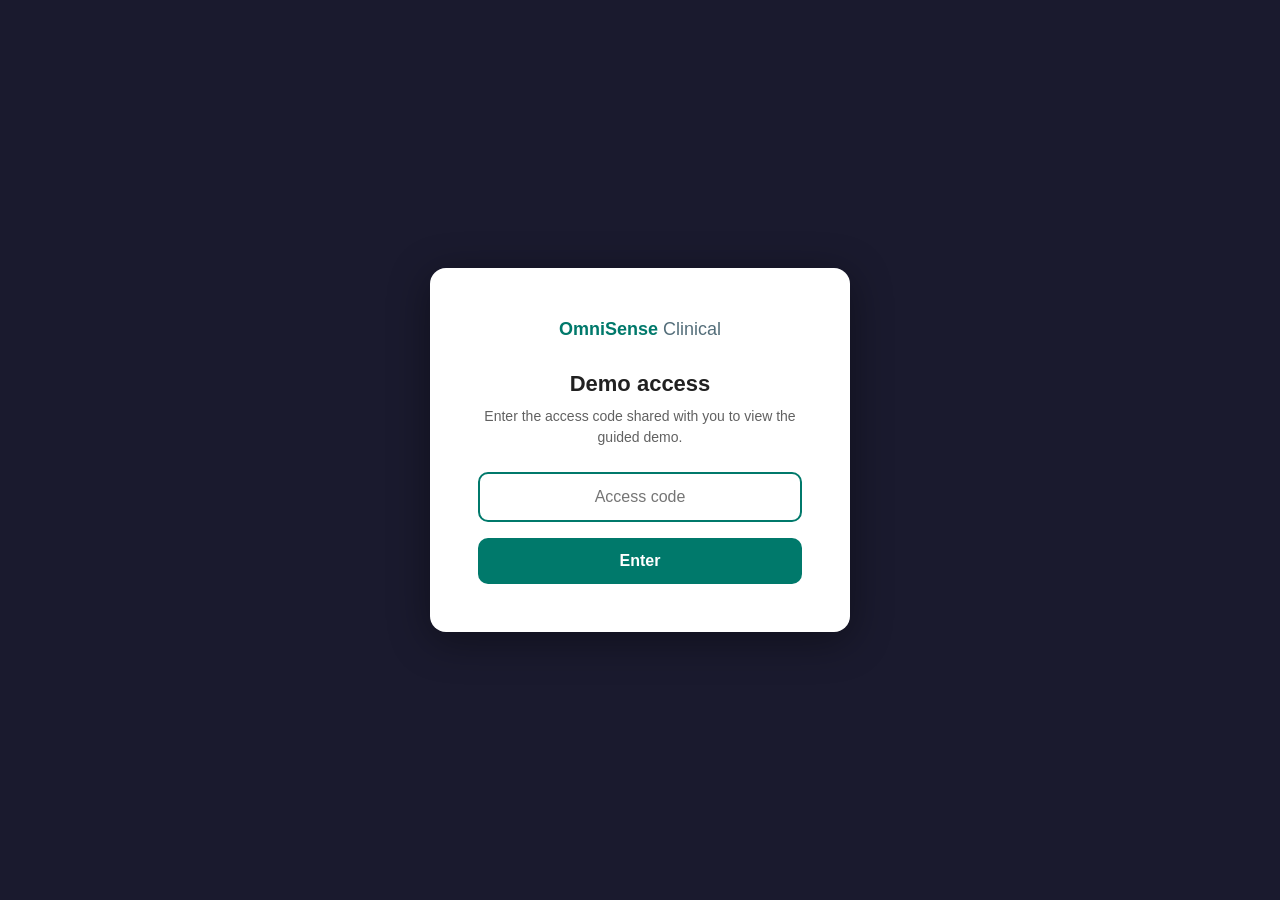
<file: 08-voice-overlay.html>
<!doctype html>
<html lang="en">
<head>
<meta charset="utf-8">
<title>M8 — Voice overlay · OmniSense Clinical</title>
<meta name="viewport" content="width=device-width, initial-scale=1">
<link rel="stylesheet" href="mockups.css">
<link rel="stylesheet" href="tour.css">
</head>
<body>
<div class="app">

  <header class="topbar">
    <div class="topbar-left">
      <div class="brand">OmniSense<span class="brand-mark">Clinical</span></div>
      <div class="hospital-pill">Aster Medcity · Kochi</div>
    </div>
    <div class="topbar-right">
      <div class="user-block">
        <span class="user-name">Dr. Rajesh Menon</span>
        <span class="user-meta">CICU · Cardiologist · D001</span>
      </div>
      <div class="user-avatar">RM</div>
    </div>
  </header>

  <nav class="tabbar">
    <div class="tab tab-active">
      <svg class="tab-mic-icon" viewBox="0 0 24 24"><rect x="9" y="3" width="6" height="12" rx="3"/><path d="M5 11a7 7 0 0 0 14 0M12 18v3"/></svg>
      Briefing
    </div>
    <div class="tab">Patients</div>
    <div class="tab">Rounds</div>
    <div class="tab">Knowledge</div>
  </nav>

  <main class="main">
    <div class="page-header">
      <div>
        <h1 class="page-title">Conversation</h1>
        <p class="page-subtitle">Session focus: Ms. Fatima Rahman, CICU bed 1</p>
      </div>
    </div>
    <div class="card" style="height: 200px; opacity: 0.4;"></div>
    <div class="card" style="height: 120px; opacity: 0.4;"></div>
  </main>

  <!-- VOICE OVERLAY -->
  <!-- Info card explaining the overlay -->
  <div style="position:fixed; top:24px; left:24px; z-index:210; background:#1a1a2e; color:white; padding:20px 24px; border-radius:12px; max-width:340px; box-shadow:0 8px 32px rgba(0,0,0,0.4); font-family:'Inter',sans-serif;">
    <div style="display:flex; align-items:center; gap:8px; margin-bottom:8px;">
      <span style="width:24px; height:24px; border-radius:50%; background:#00796B; color:white; display:flex; align-items:center; justify-content:center; font-size:12px; font-weight:700;">i</span>
      <span style="font-size:14px; font-weight:700; color:#4DB6AC;">Voice overlay</span>
    </div>
    <div style="font-size:13px; color:#F5F5F5; line-height:1.5;">
      This is what you see while holding the mic button. Your words appear in real time.
      When you mention a different patient, OmniSense confirms the switch before acting.
      Release the button to submit your question.
    </div>
  </div>

  <div class="voice-overlay">
    <div class="voice-card">

      <div class="voice-status">Listening &middot; press and hold</div>

      <button class="mic-fab mic-fab-large mic-listening" title="Release to submit">
        <svg viewBox="0 0 24 24"><rect x="9" y="3" width="6" height="12" rx="3"/><path d="M5 11a7 7 0 0 0 14 0M12 18v3M8 21h8"/></svg>
      </button>

      <div class="waveform">
        <div class="bar"></div><div class="bar"></div><div class="bar"></div><div class="bar"></div><div class="bar"></div>
        <div class="bar"></div><div class="bar"></div><div class="bar"></div><div class="bar"></div><div class="bar"></div>
      </div>

      <div class="voice-transcript">
        &ldquo;Pull up Mrs. Nair&rsquo;s milrinone weaning plan and her last echo<span class="typing"></span>&rdquo;
      </div>

      <!-- Patient confirmation pill (mandatory on first mention) -->
      <div style="display:flex; align-items:center; gap:10px; padding:10px 16px; background:var(--color-acknowledged-bg); border:1px solid var(--color-acknowledged-border); border-radius:var(--radius-full); font-size:var(--font-sm); color:var(--color-acknowledged); width:fit-content;">
        <svg width="18" height="18" viewBox="0 0 24 24" fill="none" stroke="currentColor" stroke-width="2.5"><path d="M5 13l4 4L19 7"/></svg>
        Switching focus to <strong>&nbsp;Mrs. Latha Nair, 58F &middot; CICU bed 8</strong>
      </div>

      <div style="font-size:var(--font-xs); color:var(--color-text-muted); text-align:center; max-width:380px; line-height:1.5;">
        Release the mic to submit. Your previous focus (Ms. Fatima) will move to history &mdash; pronouns in your
        next turn will resolve to <strong>Mrs. Nair</strong>.
      </div>

      <div class="voice-actions">
        <button class="btn btn-secondary">Cancel</button>
        <button class="btn btn-primary">Release to send</button>
      </div>

      <div style="margin-top:var(--space-sm); display:flex; gap:var(--space-md); font-size:var(--font-xs); color:var(--color-text-muted);">
        <span>STT: browser &middot; en-IN</span>
        <span>&bull;</span>
        <span>Audit ID vc_20260411_0704</span>
        <span>&bull;</span>
        <span>Latency 0.4&thinsp;s</span>
      </div>

    </div>
  </div>

</div>
<script>
var TOUR_CONFIG = {
  pageDesc: 'What you see while speaking. Live transcription, patient confirmation, then release to send.'
};
// No spotlight steps — this page is a full-screen overlay, spotlight would clash
var TOUR_STEPS = [];
</script>
<script src="tour.js"></script>
</body>
</html>
</file>
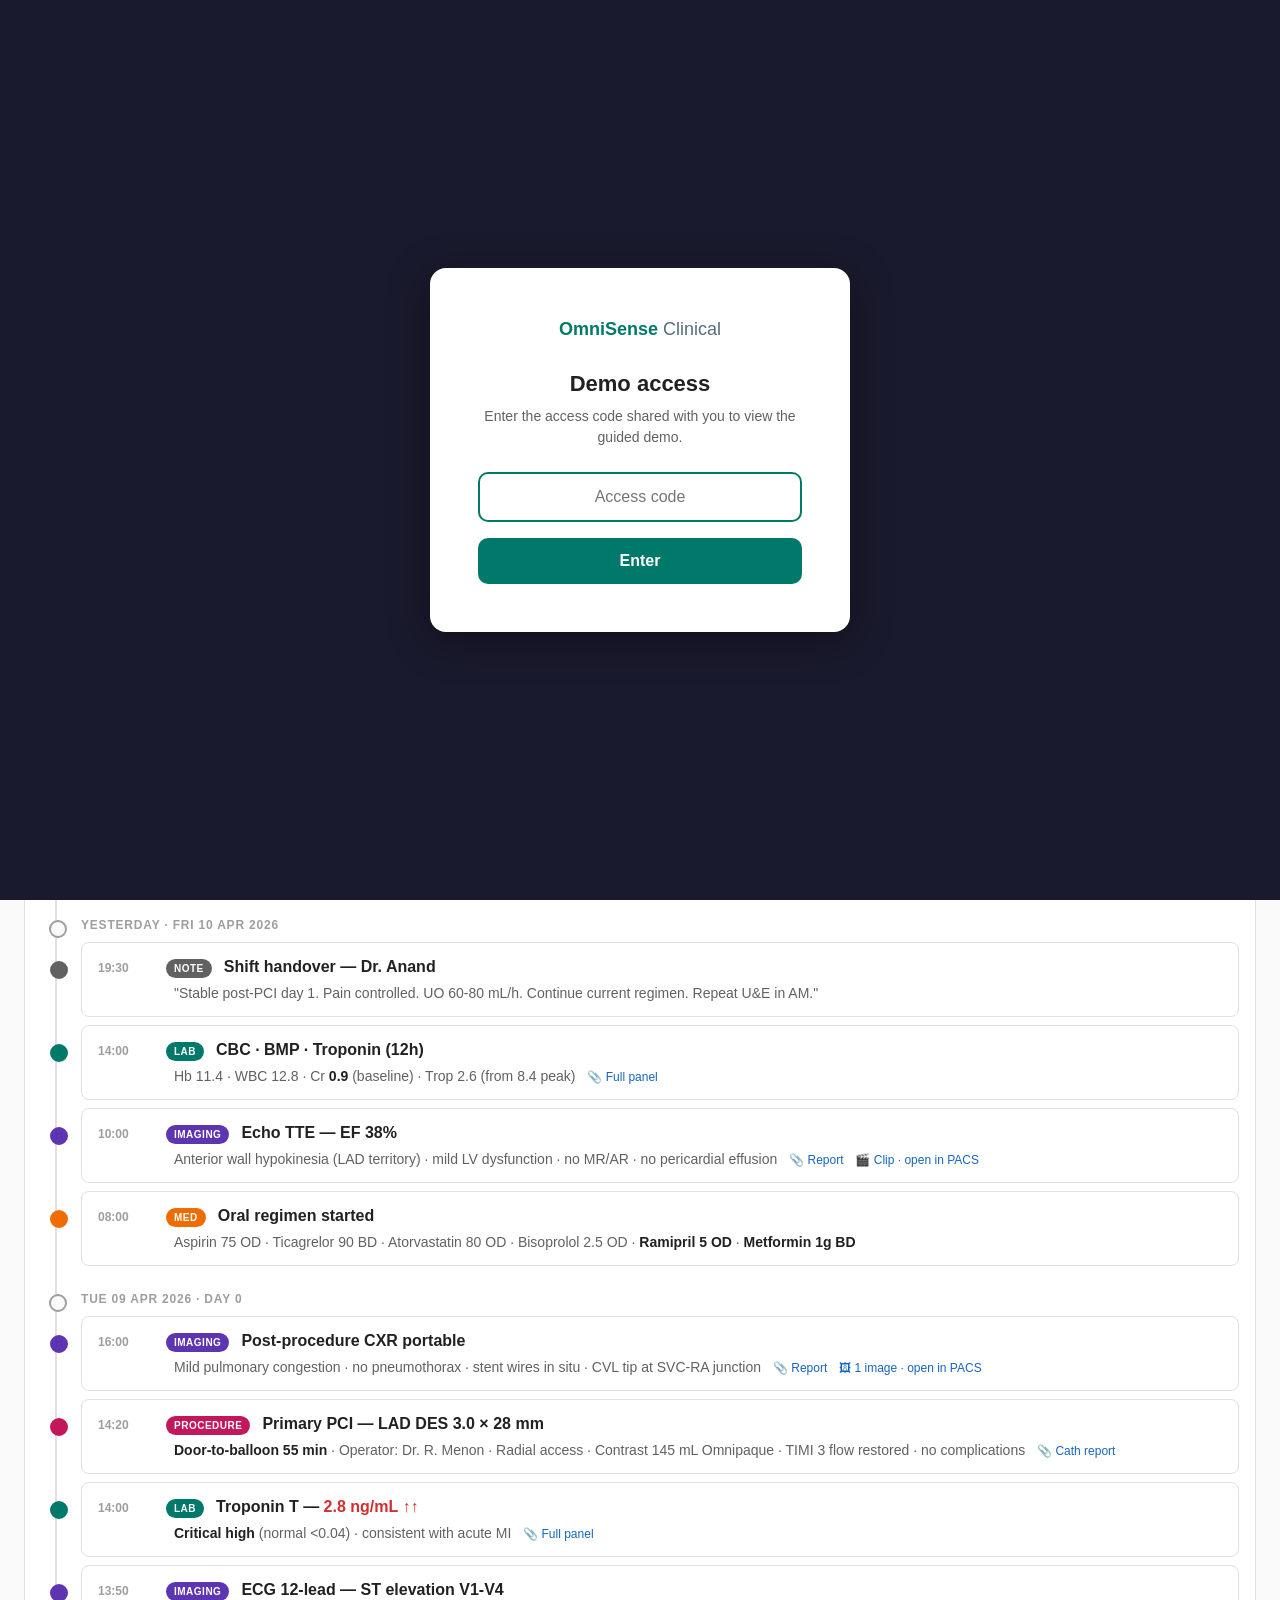
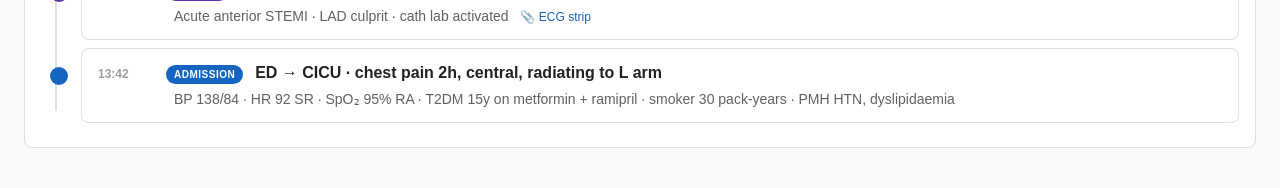
<file: 09-journey-pillai.html>
<!doctype html>
<html lang="en">
<head>
<meta charset="utf-8">
<title>M9 — Journey · Mr. Pillai · OmniSense Clinical</title>
<meta name="viewport" content="width=device-width, initial-scale=1">
<link rel="stylesheet" href="mockups.css">
<link rel="stylesheet" href="tour.css">
<style>
  /* Journey-specific styles */
  .journey-toolbar {
    display: flex;
    align-items: center;
    gap: var(--space-md);
    flex-wrap: wrap;
    padding: var(--space-md) var(--space-lg);
    background: var(--color-surface);
    border: 1px solid var(--color-border);
    border-radius: var(--radius-md);
    margin-bottom: var(--space-md);
  }
  .journey-search {
    flex: 1;
    min-width: 200px;
    padding: 10px 14px;
    border: 1px solid var(--color-border);
    border-radius: var(--radius-md);
    font-size: var(--font-sm);
    font-family: inherit;
  }
  .filter-chip {
    display: inline-flex;
    align-items: center;
    gap: 6px;
    padding: 6px 12px;
    border: 1px solid var(--color-border);
    border-radius: var(--radius-full);
    font-size: var(--font-xs);
    font-weight: 600;
    cursor: pointer;
    background: var(--color-surface);
    color: var(--color-text-secondary);
  }
  .filter-chip.active {
    background: var(--color-primary);
    color: white;
    border-color: var(--color-primary);
  }
  .filter-chip-dot {
    width: 8px;
    height: 8px;
    border-radius: 50%;
  }

  .new-banner {
    display: flex;
    align-items: center;
    gap: 12px;
    padding: 12px 18px;
    background: var(--color-warning-bg);
    border: 1px solid var(--color-warning-border);
    border-radius: var(--radius-md);
    margin-bottom: var(--space-md);
    font-size: var(--font-sm);
  }

  /* Timeline */
  .timeline {
    position: relative;
    padding-left: 40px;
  }
  .timeline::before {
    content: '';
    position: absolute;
    left: 14px;
    top: 12px;
    bottom: 12px;
    width: 2px;
    background: var(--color-border);
  }
  .timeline-day {
    font-size: var(--font-xs);
    text-transform: uppercase;
    letter-spacing: 0.8px;
    color: var(--color-text-muted);
    font-weight: 700;
    margin: var(--space-lg) 0 var(--space-sm) -40px;
    padding-left: 40px;
    position: relative;
  }
  .timeline-day::before {
    content: '';
    position: absolute;
    left: 8px;
    top: 4px;
    width: 14px;
    height: 14px;
    border-radius: 50%;
    background: var(--color-bg);
    border: 2px solid var(--color-text-muted);
  }

  .te { /* timeline event */
    position: relative;
    padding: 12px 16px;
    margin-bottom: 8px;
    background: var(--color-surface);
    border: 1px solid var(--color-border);
    border-radius: var(--radius-md);
    cursor: pointer;
    transition: box-shadow 150ms ease;
  }
  .te:hover { box-shadow: var(--shadow-md); border-color: var(--color-primary); }
  .te::before {
    content: '';
    position: absolute;
    left: -32px;
    top: 18px;
    width: 12px;
    height: 12px;
    border-radius: 50%;
    background: var(--color-surface);
    border: 3px solid var(--color-info);
  }
  .te-admission::before { border-color: #1565C0; background: #1565C0; }
  .te-lab::before       { border-color: #00796B; background: #00796B; }
  .te-imaging::before   { border-color: #5E35B1; background: #5E35B1; }
  .te-procedure::before { border-color: #C2185B; background: #C2185B; }
  .te-med::before       { border-color: #EF6C00; background: #EF6C00; }
  .te-alert::before     { border-color: var(--color-critical); background: var(--color-critical); }
  .te-note::before      { border-color: var(--color-text-secondary); background: var(--color-text-secondary); }

  .te-row { display: flex; align-items: baseline; gap: 12px; }
  .te-time {
    font-size: var(--font-xs);
    color: var(--color-text-muted);
    font-weight: 600;
    width: 56px;
    flex-shrink: 0;
  }
  .te-cat {
    font-size: 10px;
    text-transform: uppercase;
    letter-spacing: 0.5px;
    font-weight: 700;
    padding: 2px 8px;
    border-radius: var(--radius-full);
    color: white;
    flex-shrink: 0;
  }
  .te-cat-admission { background: #1565C0; }
  .te-cat-lab       { background: #00796B; }
  .te-cat-imaging   { background: #5E35B1; }
  .te-cat-procedure { background: #C2185B; }
  .te-cat-med       { background: #EF6C00; }
  .te-cat-alert     { background: var(--color-critical); }
  .te-cat-note      { background: var(--color-text-secondary); }

  .te-title { font-weight: 600; color: var(--color-text); flex: 1; }
  .te-detail {
    margin-top: 4px;
    margin-left: 76px;
    font-size: var(--font-sm);
    color: var(--color-text-secondary);
  }
  .te-detail strong { color: var(--color-text); }

  .te-new {
    display: inline-block;
    margin-left: 8px;
    padding: 1px 8px;
    background: var(--color-warning);
    color: white;
    font-size: 9px;
    font-weight: 700;
    border-radius: var(--radius-full);
    text-transform: uppercase;
    letter-spacing: 0.5px;
  }
  .te-attach {
    display: inline-flex;
    align-items: center;
    gap: 4px;
    margin-left: 8px;
    font-size: var(--font-xs);
    color: var(--color-acknowledged);
  }

  /* Inline trend mini-chart for serial labs */
  .trend-inline {
    display: inline-flex;
    align-items: center;
    gap: 6px;
    margin-left: 8px;
    padding: 2px 6px;
    background: var(--color-bg);
    border-radius: var(--radius-sm);
  }

  /* Lab popup modal */
  .modal-overlay {
    position: fixed;
    inset: 0;
    background: rgba(0,0,0,0.5);
    z-index: 200;
    display: flex;
    align-items: center;
    justify-content: center;
  }
  .modal {
    background: var(--color-surface);
    border-radius: var(--radius-xl);
    width: 640px;
    max-width: 92vw;
    max-height: 90vh;
    overflow-y: auto;
    box-shadow: var(--shadow-lg);
  }
  .modal-header {
    padding: var(--space-lg);
    border-bottom: 1px solid var(--color-border);
    display: flex;
    align-items: flex-start;
    justify-content: space-between;
    gap: var(--space-md);
  }
  .modal-body { padding: var(--space-lg); }
  .modal-footer {
    padding: var(--space-md) var(--space-lg);
    border-top: 1px solid var(--color-border);
    display: flex;
    justify-content: space-between;
    align-items: center;
    gap: var(--space-md);
    background: var(--color-bg);
    border-radius: 0 0 var(--radius-xl) var(--radius-xl);
  }

  .lab-table {
    width: 100%;
    border-collapse: collapse;
    font-size: var(--font-sm);
  }
  .lab-table th {
    text-align: left;
    padding: 8px 12px;
    font-size: var(--font-xs);
    text-transform: uppercase;
    color: var(--color-text-muted);
    letter-spacing: 0.5px;
    border-bottom: 1px solid var(--color-border);
  }
  .lab-table td {
    padding: 10px 12px;
    border-bottom: 1px solid var(--color-border-light);
  }
  .lab-flag-h { color: var(--color-critical); font-weight: 700; }
  .lab-flag-l { color: var(--color-acknowledged); font-weight: 700; }
  .lab-flag-n { color: var(--color-stable); font-weight: 600; }

  @media (max-width: 768px) {
    .journey-toolbar { flex-direction: column; }
    .journey-search { min-width: 100%; }
    .te-row { flex-wrap: wrap; gap: 4px; }
    .te-time { width: auto; }
    .te-detail { margin-left: 0; }
    .modal { width: 95vw; }
    .modal-header { padding: var(--space-md); }
    .modal-body { padding: var(--space-md); }
    .lab-table { font-size: var(--font-xs); }
    .lab-table th, .lab-table td { padding: 6px 8px; }
    .modal-footer { flex-direction: column; gap: var(--space-sm); }
  }
</style>
</head>
<body>
<div class="app">

  <header class="topbar">
    <div class="topbar-left">
      <div class="brand">OmniSense<span class="brand-mark">Clinical</span></div>
      <div class="hospital-pill">Aster Medcity · Kochi</div>
    </div>
    <div class="topbar-right">
      <div class="user-block">
        <span class="user-name">Dr. Rajesh Menon</span>
        <span class="user-meta">CICU · Cardiologist · D001</span>
      </div>
      <div class="user-avatar">RM</div>
    </div>
  </header>

  <nav class="tabbar">
    <div class="tab">
      <svg class="tab-mic-icon" viewBox="0 0 24 24"><rect x="9" y="3" width="6" height="12" rx="3"/><path d="M5 11a7 7 0 0 0 14 0M12 18v3"/></svg>
      Briefing
    </div>
    <div class="tab tab-active">Patients</div>
    <div class="tab">Rounds</div>
    <div class="tab">Knowledge</div>
  </nav>

  <main class="main">

    <div class="page-header">
      <div>
        <div style="display:flex; align-items:center; gap:10px; margin-bottom:6px;">
          <h1 class="page-title" style="font-size:var(--font-xl);">Mr. Sasi Pillai &middot; Journey</h1>
          <span class="badge badge-warning">AKI rising</span>
        </div>
        <p class="page-subtitle">62M &middot; CICU bed 12 &middot; MRN AST-2026-04-0998 &middot; Day 2 post-PCI &middot; admitted Tue 09 Apr 13:42</p>
      </div>
      <div style="display:flex; gap:var(--space-sm);">
        <button class="btn btn-secondary btn-sm">Export PDF</button>
        <button class="btn btn-secondary btn-sm">Compare to baseline</button>
      </div>
    </div>

    <!-- Drawer-style tabs -->
    <div class="drawer-tabs" style="background:var(--color-surface); border-radius:var(--radius-md) var(--radius-md) 0 0; border:1px solid var(--color-border); border-bottom:none; padding:0 var(--space-md);">
      <div class="drawer-tab">Summary</div>
      <div class="drawer-tab active">Journey</div>
      <div class="drawer-tab">Body</div>
    </div>
    <div style="background:var(--color-surface); border:1px solid var(--color-border); border-top:none; border-radius:0 0 var(--radius-md) var(--radius-md); padding:var(--space-md); margin-bottom:var(--space-md);">

      <!-- Toolbar -->
      <div class="journey-toolbar">
        <input class="journey-search" type="text" placeholder="🔍 Search journey — drug name, lab, imaging, procedure, note..."/>
        <select style="padding:10px 12px; border:1px solid var(--color-border); border-radius:var(--radius-md); font-size:var(--font-sm); font-family:inherit;">
          <option>Since admission</option>
          <option>Last 24 hours</option>
          <option>Last 12 hours</option>
          <option>Custom range...</option>
        </select>
      </div>

      <!-- Filter chips -->
      <div style="display:flex; gap:6px; flex-wrap:wrap; margin-bottom:var(--space-md);">
        <div class="filter-chip active">All <span style="opacity:0.7; margin-left:2px;">· 24</span></div>
        <div class="filter-chip"><span class="filter-chip-dot" style="background:#1565C0;"></span>Admission · 1</div>
        <div class="filter-chip"><span class="filter-chip-dot" style="background:#00796B;"></span>Labs · 9</div>
        <div class="filter-chip"><span class="filter-chip-dot" style="background:#5E35B1;"></span>Imaging · 4</div>
        <div class="filter-chip"><span class="filter-chip-dot" style="background:#C2185B;"></span>Procedures · 1</div>
        <div class="filter-chip"><span class="filter-chip-dot" style="background:#EF6C00;"></span>Meds · 6</div>
        <div class="filter-chip"><span class="filter-chip-dot" style="background:#D32F2F;"></span>Alerts · 2</div>
        <div class="filter-chip"><span class="filter-chip-dot" style="background:#616161;"></span>Notes · 1</div>
      </div>

      <!-- New since last shift banner -->
      <div class="new-banner">
        <span style="font-size:20px;">⚠</span>
        <div style="flex:1;">
          <strong>3 new events since your last shift</strong> (Dr. Anand handover at 19:30 yesterday) &middot;
          <span style="color:var(--color-text-secondary);">2 lab results, 1 alert. The creatinine bump is the active concern.</span>
        </div>
        <button class="btn btn-ghost btn-sm">Show only new</button>
      </div>

      <!-- TIMELINE -->
      <div class="timeline">

        <div class="timeline-day">Today &middot; Sat 11 Apr 2026</div>

        <div class="te te-lab" onclick="document.getElementById('lab-modal').style.display='flex'" style="cursor:pointer;">
          <div class="te-row">
            <span class="te-time">06:50</span>
            <span class="te-cat te-cat-lab">Lab</span>
            <span class="te-title">Renal panel &mdash; <span style="color:var(--color-warning);">Cr 1.4 ng/mL ↑</span></span>
            <span class="te-new">New</span>
          </div>
          <div class="te-detail">
            Was 0.9 yesterday AM &middot; <strong>+0.5 mg/dL in 24h = KDIGO stage 1 AKI</strong> &middot; eGFR 42 (was 60)
            <span class="trend-inline">
              <svg width="60" height="20" viewBox="0 0 60 20"><polyline points="2,15 15,15 30,12 45,8 58,4" fill="none" stroke="#F57F17" stroke-width="2"/></svg>
              <span style="font-size:var(--font-xs); color:var(--color-warning); font-weight:700;">↑</span>
            </span>
            <span class="te-attach">📎 Full panel</span>
          </div>
        </div>

        <div class="te te-alert">
          <div class="te-row">
            <span class="te-time">06:52</span>
            <span class="te-cat te-cat-alert">Alert</span>
            <span class="te-title">Drug-safety flag &mdash; metformin + ramipril in evolving AKI</span>
            <span class="te-new">New</span>
          </div>
          <div class="te-detail">
            Auto-raised by medication-safety pipeline &middot; eGFR &lt; 45 cut-off for metformin &middot; ACE-i in evolving AKI &middot;
            <strong>recommends 24h hold</strong>
          </div>
        </div>

        <div class="te te-lab">
          <div class="te-row">
            <span class="te-time">06:50</span>
            <span class="te-cat te-cat-lab">Lab</span>
            <span class="te-title">Troponin T &mdash; 1.4 ng/mL ↓</span>
            <span class="te-new">New</span>
          </div>
          <div class="te-detail">
            Down-trending (was 8.4 at +6h, 2.8 on admission) &middot; expected post-PCI clearance
            <span class="trend-inline">
              <svg width="60" height="20" viewBox="0 0 60 20"><polyline points="2,4 15,2 30,8 45,12 58,16" fill="none" stroke="#2E7D32" stroke-width="2"/></svg>
              <span style="font-size:var(--font-xs); color:var(--color-stable); font-weight:700;">↓</span>
            </span>
          </div>
        </div>

        <div class="te te-imaging">
          <div class="te-row">
            <span class="te-time">07:05</span>
            <span class="te-cat te-cat-imaging">Imaging</span>
            <span class="te-title">Bedside renal US &mdash; no obstruction</span>
          </div>
          <div class="te-detail">
            Both kidneys normal size (~10 cm), no hydronephrosis, no perirenal collection &middot; supports parenchymal AKI not obstructive
            <span class="te-attach">📎 Report + 4 images</span>
          </div>
        </div>

        <div class="timeline-day">Yesterday &middot; Fri 10 Apr 2026</div>

        <div class="te te-note">
          <div class="te-row">
            <span class="te-time">19:30</span>
            <span class="te-cat te-cat-note">Note</span>
            <span class="te-title">Shift handover &mdash; Dr. Anand</span>
          </div>
          <div class="te-detail">
            "Stable post-PCI day 1. Pain controlled. UO 60-80 mL/h. Continue current regimen. Repeat U&amp;E in AM."
          </div>
        </div>

        <div class="te te-lab">
          <div class="te-row">
            <span class="te-time">14:00</span>
            <span class="te-cat te-cat-lab">Lab</span>
            <span class="te-title">CBC &middot; BMP &middot; Troponin (12h)</span>
          </div>
          <div class="te-detail">
            Hb 11.4 &middot; WBC 12.8 &middot; Cr <strong>0.9</strong> (baseline) &middot; Trop 2.6 (from 8.4 peak)
            <span class="te-attach">📎 Full panel</span>
          </div>
        </div>

        <div class="te te-imaging">
          <div class="te-row">
            <span class="te-time">10:00</span>
            <span class="te-cat te-cat-imaging">Imaging</span>
            <span class="te-title">Echo TTE &mdash; EF 38%</span>
          </div>
          <div class="te-detail">
            Anterior wall hypokinesia (LAD territory) &middot; mild LV dysfunction &middot; no MR/AR &middot; no pericardial effusion
            <span class="te-attach">📎 Report</span>
            <span class="te-attach">🎬 Clip · open in PACS</span>
          </div>
        </div>

        <div class="te te-med">
          <div class="te-row">
            <span class="te-time">08:00</span>
            <span class="te-cat te-cat-med">Med</span>
            <span class="te-title">Oral regimen started</span>
          </div>
          <div class="te-detail">
            Aspirin 75 OD &middot; Ticagrelor 90 BD &middot; Atorvastatin 80 OD &middot; Bisoprolol 2.5 OD &middot;
            <strong>Ramipril 5 OD</strong> &middot; <strong>Metformin 1g BD</strong>
          </div>
        </div>

        <div class="timeline-day">Tue 09 Apr 2026 &middot; Day 0</div>

        <div class="te te-imaging">
          <div class="te-row">
            <span class="te-time">16:00</span>
            <span class="te-cat te-cat-imaging">Imaging</span>
            <span class="te-title">Post-procedure CXR portable</span>
          </div>
          <div class="te-detail">
            Mild pulmonary congestion &middot; no pneumothorax &middot; stent wires in situ &middot; CVL tip at SVC-RA junction
            <span class="te-attach">📎 Report</span>
            <span class="te-attach">🖼 1 image · open in PACS</span>
          </div>
        </div>

        <div class="te te-procedure">
          <div class="te-row">
            <span class="te-time">14:20</span>
            <span class="te-cat te-cat-procedure">Procedure</span>
            <span class="te-title">Primary PCI &mdash; LAD DES 3.0 &times; 28 mm</span>
          </div>
          <div class="te-detail">
            <strong>Door-to-balloon 55 min</strong> &middot; Operator: Dr. R. Menon &middot; Radial access &middot; Contrast 145 mL Omnipaque &middot;
            TIMI 3 flow restored &middot; no complications
            <span class="te-attach">📎 Cath report</span>
          </div>
        </div>

        <div class="te te-lab">
          <div class="te-row">
            <span class="te-time">14:00</span>
            <span class="te-cat te-cat-lab">Lab</span>
            <span class="te-title">Troponin T &mdash; <span style="color:var(--color-critical);">2.8 ng/mL ↑↑</span></span>
          </div>
          <div class="te-detail">
            <strong>Critical high</strong> (normal &lt;0.04) &middot; consistent with acute MI
            <span class="te-attach">📎 Full panel</span>
          </div>
        </div>

        <div class="te te-imaging">
          <div class="te-row">
            <span class="te-time">13:50</span>
            <span class="te-cat te-cat-imaging">Imaging</span>
            <span class="te-title">ECG 12-lead &mdash; ST elevation V1-V4</span>
          </div>
          <div class="te-detail">
            Acute anterior STEMI &middot; LAD culprit &middot; cath lab activated
            <span class="te-attach">📎 ECG strip</span>
          </div>
        </div>

        <div class="te te-admission">
          <div class="te-row">
            <span class="te-time">13:42</span>
            <span class="te-cat te-cat-admission">Admission</span>
            <span class="te-title">ED &rarr; CICU &middot; chest pain 2h, central, radiating to L arm</span>
          </div>
          <div class="te-detail">
            BP 138/84 &middot; HR 92 SR &middot; SpO₂ 95% RA &middot; T2DM 15y on metformin + ramipril &middot; smoker 30 pack-years &middot; PMH HTN, dyslipidaemia
          </div>
        </div>

      </div>

    </div>

  </main>

  <!-- LAB POPUP MODAL (showing the new troponin / renal result) -->
  <div class="modal-overlay" id="lab-modal" style="display:none;">
    <div class="modal">
      <div class="modal-header">
        <div>
          <div style="display:flex; align-items:center; gap:8px; margin-bottom:4px;">
            <span class="te-cat te-cat-lab">Lab</span>
            <span style="font-size:var(--font-xs); color:var(--color-text-muted); font-weight:600;">11 Apr 2026 &middot; 06:50 &middot; AST-LAB-2026-04-7821</span>
          </div>
          <div style="font-size:var(--font-lg); font-weight:700; color:var(--color-text);">Renal panel &middot; serum</div>
          <div style="font-size:var(--font-xs); color:var(--color-text-muted); margin-top:2px;">Source: HL7 ORU^R01 from Aster LIS &middot; processed 06:51:14</div>
        </div>
        <button class="drawer-close" onclick="document.getElementById('lab-modal').style.display='none'">&times;</button>
      </div>

      <div class="modal-body">
        <table class="lab-table">
          <thead>
            <tr><th>Analyte</th><th>Value</th><th>Unit</th><th>Reference</th><th>Flag</th><th>Δ vs prev</th></tr>
          </thead>
          <tbody>
            <tr>
              <td><strong>Sodium</strong></td><td>138</td><td>mmol/L</td><td>135–145</td>
              <td><span class="lab-flag-n">Normal</span></td><td>—</td>
            </tr>
            <tr>
              <td><strong>Potassium</strong></td><td>4.6</td><td>mmol/L</td><td>3.5–5.0</td>
              <td><span class="lab-flag-n">Normal</span></td><td>↑ from 4.2</td>
            </tr>
            <tr>
              <td><strong>Chloride</strong></td><td>102</td><td>mmol/L</td><td>96–108</td>
              <td><span class="lab-flag-n">Normal</span></td><td>—</td>
            </tr>
            <tr>
              <td><strong>Bicarbonate</strong></td><td>22</td><td>mmol/L</td><td>22–28</td>
              <td><span class="lab-flag-n">Normal</span></td><td>↓ from 24</td>
            </tr>
            <tr>
              <td><strong>Urea</strong></td><td>9.8</td><td>mmol/L</td><td>2.5–7.5</td>
              <td><span class="lab-flag-h">High</span></td><td>↑ from 6.4</td>
            </tr>
            <tr style="background:#FFF8E1;">
              <td><strong>Creatinine</strong></td><td><strong>1.4</strong></td><td>mg/dL</td><td>0.7–1.2</td>
              <td><span class="lab-flag-h">High ↑</span></td><td><strong>↑ from 0.9</strong></td>
            </tr>
            <tr style="background:#FFF8E1;">
              <td><strong>eGFR (CKD-EPI)</strong></td><td><strong>42</strong></td><td>mL/min/1.73m²</td><td>≥60</td>
              <td><span class="lab-flag-h">Low ↓</span></td><td><strong>↓ from 60</strong></td>
            </tr>
            <tr>
              <td><strong>Calcium</strong></td><td>2.28</td><td>mmol/L</td><td>2.20–2.60</td>
              <td><span class="lab-flag-n">Normal</span></td><td>—</td>
            </tr>
            <tr>
              <td><strong>Phosphate</strong></td><td>1.32</td><td>mmol/L</td><td>0.80–1.50</td>
              <td><span class="lab-flag-n">Normal</span></td><td>↑ from 1.18</td>
            </tr>
          </tbody>
        </table>

        <!-- Trend chart -->
        <div style="margin-top:var(--space-lg); padding:var(--space-md); background:var(--color-bg); border-radius:var(--radius-md);">
          <div style="font-size:var(--font-xs); text-transform:uppercase; letter-spacing:0.5px; color:var(--color-text-muted); font-weight:700; margin-bottom:8px;">
            Creatinine trend &middot; since admission
          </div>
          <svg width="100%" height="80" viewBox="0 0 560 80" preserveAspectRatio="none">
            <line x1="0" y1="55" x2="560" y2="55" stroke="#E0E0E0" stroke-width="1" stroke-dasharray="3,3"/>
            <text x="2" y="52" font-size="9" fill="#9E9E9E">upper ref 1.2</text>
            <polyline points="20,60 140,62 280,60 420,55 540,30" fill="none" stroke="#F57F17" stroke-width="2.5"/>
            <circle cx="20"  cy="60" r="4" fill="#2E7D32"/><text x="14"  y="76" font-size="9" fill="#616161">0.9</text>
            <circle cx="140" cy="62" r="4" fill="#2E7D32"/><text x="120" y="76" font-size="9" fill="#616161">+12h 0.8</text>
            <circle cx="280" cy="60" r="4" fill="#2E7D32"/><text x="260" y="76" font-size="9" fill="#616161">+24h 0.9</text>
            <circle cx="420" cy="55" r="4" fill="#F57F17"/><text x="400" y="76" font-size="9" fill="#616161">+36h 1.1</text>
            <circle cx="540" cy="30" r="5" fill="#D32F2F"/><text x="510" y="22" font-size="11" fill="#D32F2F" font-weight="700">1.4 ↑</text>
          </svg>
        </div>

        <!-- AI annotation -->
        <div class="ai-bubble" style="margin-top:var(--space-md);">
          <div class="ai-bubble-header">
            <div class="ai-bubble-icon">AI</div>
            <span>OmniSense &middot; lab interpretation</span>
          </div>
          <div class="ai-bubble-body" style="font-size:var(--font-sm);">
            <strong>KDIGO Stage 1 AKI</strong> (creatinine rise ≥0.3 mg/dL within 48h). Most likely
            <strong>contrast-induced nephropathy</strong> from yesterday's PCI (145 mL Omnipaque).
            Bicarbonate trending down + urea rising support an evolving picture rather than a stable post-procedure dip.
            Active medications metformin and ramipril contribute &mdash; flagged for hold.
          </div>
          <div class="cite-row">
            <span class="cite">KDIGO AKI 2024 §1.2</span>
            <span class="cite">Aster CIN prevention pathway v2.1</span>
            <span class="cite">Med-safety pipeline 06:52</span>
          </div>
        </div>

      </div>

      <div class="modal-footer">
        <div style="font-size:var(--font-xs); color:var(--color-text-muted);">
          Source: <strong>Aster LIS</strong> via HL7 v2 &middot; Authorised by Dr. P. Iyer (lab director)
        </div>
        <div style="display:flex; gap:8px;">
          <button class="btn btn-secondary btn-sm">Open in EMR</button>
          <button class="btn btn-secondary btn-sm">Compare to baseline</button>
          <button class="btn btn-primary btn-sm">Close</button>
        </div>
      </div>
    </div>
  </div>

</div>
<script>
var TOUR_CONFIG = {
  pageDesc: 'Mr. Pillai patient journey. Every event since admission on a clickable timeline.'
};
var TOUR_STEPS = [
  {
    target: '.new-banner',
    title: 'What changed since your last shift',
    body: '<strong>3 new events overnight.</strong> The creatinine bump and the drug-safety flag are highlighted so you see them immediately.',
    position: 'bottom'
  },
  {
    target: '.journey-toolbar',
    title: 'Search and filter',
    body: 'Search for any drug, lab, or procedure. Filter by category (labs, imaging, meds, alerts). Scope to the last 12 hours or custom range.',
    position: 'bottom'
  },
  {
    target: '.te-lab',
    title: 'Clickable lab results',
    body: 'Tap any lab event to open the full result panel with reference ranges, trend charts, and AI interpretation. Inline sparklines show the direction. Try clicking one after the tour.',
    position: 'right'
  }
];
</script>
<script src="tour.js"></script>
</body>
</html>
</file>
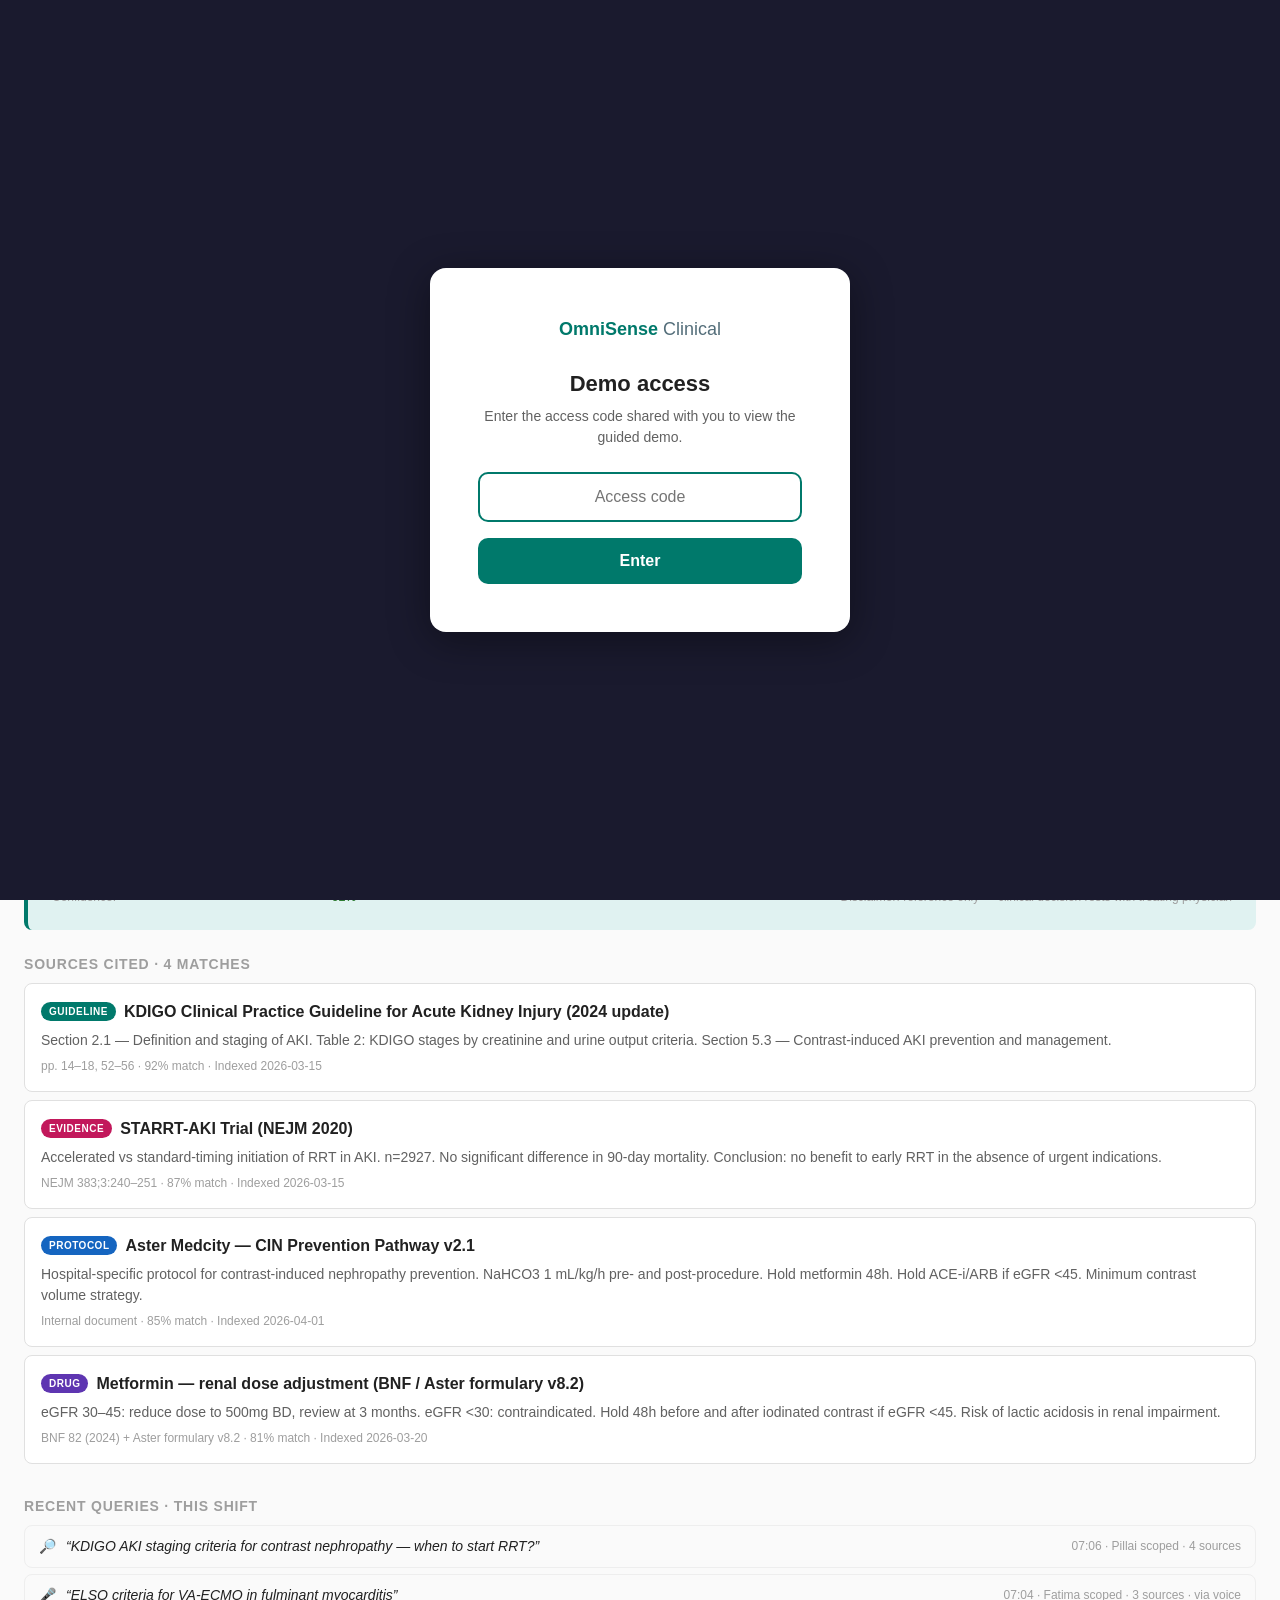
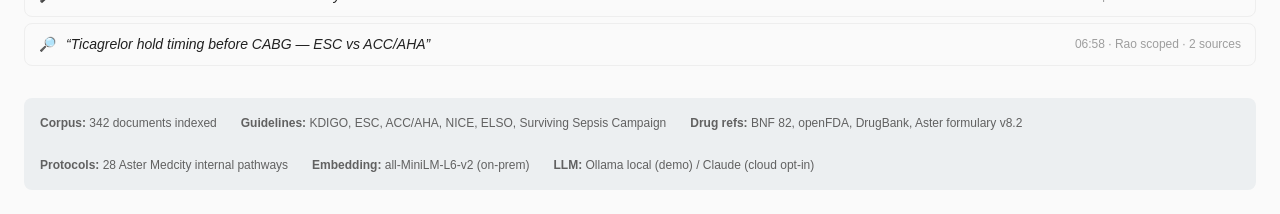
<file: 10-knowledge-tab.html>
<!doctype html>
<html lang="en">
<head>
<meta charset="utf-8">
<title>M10 — Knowledge tab · OmniSense Clinical</title>
<meta name="viewport" content="width=device-width, initial-scale=1">
<link rel="stylesheet" href="mockups.css">
<link rel="stylesheet" href="tour.css">
<style>
  .rag-input-row {
    display: flex;
    gap: var(--space-sm);
    margin-bottom: var(--space-lg);
  }
  .rag-input {
    flex: 1;
    padding: 14px 18px;
    border: 2px solid var(--color-border);
    border-radius: var(--radius-lg);
    font-size: var(--font-base);
    font-family: inherit;
    transition: border-color 150ms ease;
  }
  .rag-input:focus { border-color: var(--color-primary); outline: none; }

  .rag-scope-chips {
    display: flex;
    gap: 6px;
    margin-bottom: var(--space-md);
    flex-wrap: wrap;
  }
  .scope-chip {
    padding: 6px 14px;
    border: 1px solid var(--color-border);
    border-radius: var(--radius-full);
    font-size: var(--font-xs);
    font-weight: 600;
    cursor: pointer;
    background: var(--color-surface);
    color: var(--color-text-secondary);
  }
  .scope-chip.active {
    background: var(--color-primary);
    color: white;
    border-color: var(--color-primary);
  }

  .source-card {
    padding: var(--space-md);
    border: 1px solid var(--color-border);
    border-radius: var(--radius-md);
    background: var(--color-surface);
    cursor: pointer;
    transition: all 150ms ease;
  }
  .source-card:hover { border-color: var(--color-primary); box-shadow: var(--shadow-md); }
  .source-card + .source-card { margin-top: 8px; }
  .source-tag {
    display: inline-block;
    padding: 2px 8px;
    border-radius: var(--radius-full);
    font-size: 10px;
    font-weight: 700;
    text-transform: uppercase;
    letter-spacing: 0.5px;
    color: white;
  }
  .source-tag-guideline { background: #00796B; }
  .source-tag-drug      { background: #5E35B1; }
  .source-tag-protocol  { background: #1565C0; }
  .source-tag-evidence  { background: #C2185B; }

  .confidence-bar {
    display: flex;
    align-items: center;
    gap: 8px;
    margin-top: var(--space-md);
    font-size: var(--font-xs);
    color: var(--color-text-muted);
  }
  .confidence-track {
    flex: 1;
    max-width: 200px;
    height: 6px;
    background: var(--color-border);
    border-radius: 3px;
    overflow: hidden;
  }
  .confidence-fill {
    height: 100%;
    border-radius: 3px;
  }

  .recent-list {
    display: flex;
    flex-direction: column;
    gap: 6px;
  }
  .recent-item {
    display: flex;
    align-items: center;
    gap: 10px;
    padding: 10px 14px;
    background: var(--color-bg);
    border: 1px solid var(--color-border-light);
    border-radius: var(--radius-md);
    font-size: var(--font-sm);
    cursor: pointer;
  }
  .recent-item:hover { background: var(--color-surface-hover); }
  .recent-q { flex: 1; color: var(--color-text); font-style: italic; }
  .recent-meta { font-size: var(--font-xs); color: var(--color-text-muted); }

  @media (max-width: 768px) {
    .rag-input-row { flex-direction: column; }
    .rag-scope-chips { gap: 4px; }
    .scope-chip { font-size: 10px; padding: 4px 10px; }
    .recent-item { flex-direction: column; align-items: flex-start; gap: 4px; }
    .recent-meta { width: 100%; }
  }
</style>
</head>
<body>
<div class="app">

  <header class="topbar">
    <div class="topbar-left">
      <div class="brand">OmniSense<span class="brand-mark">Clinical</span></div>
      <div class="hospital-pill">Aster Medcity · Kochi</div>
    </div>
    <div class="topbar-right">
      <div class="user-block">
        <span class="user-name">Dr. Rajesh Menon</span>
        <span class="user-meta">CICU · Cardiologist · D001</span>
      </div>
      <div class="user-avatar">RM</div>
    </div>
  </header>

  <nav class="tabbar">
    <div class="tab">
      <svg class="tab-mic-icon" viewBox="0 0 24 24"><rect x="9" y="3" width="6" height="12" rx="3"/><path d="M5 11a7 7 0 0 0 14 0M12 18v3"/></svg>
      Briefing
    </div>
    <div class="tab">Patients</div>
    <div class="tab">Rounds</div>
    <div class="tab tab-active">Knowledge</div>
  </nav>

  <main class="main">

    <div class="page-header">
      <div>
        <h1 class="page-title">Clinical knowledge</h1>
        <p class="page-subtitle">Evidence-based lookup &middot; guidelines, drug references, hospital protocols &middot; patient-scoped when a focus is set</p>
      </div>
      <div style="display:flex; gap:var(--space-sm); align-items:center;">
        <div style="padding:6px 14px; background:var(--color-primary-bg); border:1px solid var(--color-primary); border-radius:var(--radius-full); font-size:var(--font-xs); color:var(--color-primary-dark); font-weight:600;">
          Focus: Mr. Pillai, CICU 12
        </div>
        <button class="btn btn-secondary btn-sm">Clear focus</button>
        <button class="mic-fab" style="width:44px; height:44px;" title="Ask by voice">
          <svg viewBox="0 0 24 24" style="width:20px; height:20px;"><rect x="9" y="3" width="6" height="12" rx="3"/><path d="M5 11a7 7 0 0 0 14 0M12 18v3"/></svg>
        </button>
      </div>
    </div>

    <!-- Search input -->
    <div class="rag-input-row">
      <input class="rag-input" type="text" value="KDIGO AKI staging criteria for contrast nephropathy — when to start RRT?" placeholder="Ask a clinical question..."/>
      <button class="btn btn-primary" style="padding:0 24px;">Search</button>
    </div>

    <!-- Scope chips -->
    <div class="rag-scope-chips">
      <div class="scope-chip active">All sources</div>
      <div class="scope-chip">Guidelines (ESC, ACC/AHA, KDIGO)</div>
      <div class="scope-chip">Drug references</div>
      <div class="scope-chip">Aster protocols</div>
      <div class="scope-chip">Evidence (RCTs, meta-analyses)</div>
      <div class="scope-chip">Patient-scoped</div>
    </div>

    <!-- AI answer -->
    <div class="ai-bubble" style="margin-bottom:var(--space-lg);">
      <div class="ai-bubble-header">
        <div class="ai-bubble-icon">AI</div>
        <span>OmniSense &middot; knowledge lookup</span>
        <span style="margin-left:auto; font-weight:400; color:var(--color-text-muted);">1.8s &middot; 4 sources matched &middot; patient context applied</span>
      </div>
      <div class="ai-bubble-body">
        <strong>KDIGO defines AKI in 3 stages</strong> based on creatinine rise and/or urine output criteria:
        <br><br>
        <strong>Stage 1:</strong> Cr rise ≥0.3 mg/dL within 48h OR 1.5–1.9&times; baseline within 7 days OR UO &lt;0.5 mL/kg/h for 6–12h.
        <br>
        <strong>Stage 2:</strong> Cr 2.0–2.9&times; baseline OR UO &lt;0.5 mL/kg/h for ≥12h.
        <br>
        <strong>Stage 3:</strong> Cr ≥3.0&times; baseline OR Cr ≥4.0 mg/dL OR initiation of RRT OR UO &lt;0.3 mL/kg/h for ≥24h OR anuria ≥12h.
        <br><br>
        <strong>For contrast-induced nephropathy specifically:</strong> onset typically 24–72h post-contrast. Peak creatinine usually at 3–5 days, with recovery by 7–14 days in most cases. Risk factors include baseline CKD (eGFR &lt;60), diabetes, volume depletion, and high contrast load.
        <br><br>
        <strong style="color:var(--color-primary-dark);">Applied to Mr. Pillai:</strong> creatinine rose from 0.9 to 1.4 mg/dL (+0.5) within 24h of PCI with 145 mL Omnipaque. This meets <strong>KDIGO Stage 1</strong> criteria. Current eGFR 42 (from baseline ~60). He has two modifiable risk amplifiers: ACE-i (ramipril) and metformin — both flagged for hold.
        <br><br>
        <strong>When to start RRT:</strong> KDIGO does not recommend a specific creatinine threshold for RRT initiation in CIN. Indications are the standard emergent criteria — refractory hyperkalaemia, refractory fluid overload, acidosis (pH &lt;7.1), or uraemic complications. The STARRT-AKI trial (2020) found no benefit to early vs. standard-timing RRT in the absence of urgent indications. <strong>Mr. Pillai is not near RRT territory</strong> — his potassium is 4.6, bicarbonate 22, and he is producing urine.
      </div>
      <div class="confidence-bar">
        <span>Confidence:</span>
        <div class="confidence-track"><div class="confidence-fill" style="width:92%; background:var(--color-stable);"></div></div>
        <span style="font-weight:700; color:var(--color-stable);">92%</span>
        <span style="margin-left:auto;">Disclaimer: reference only — clinical decision rests with treating physician</span>
      </div>
    </div>

    <!-- Matched sources -->
    <h3 style="font-size:var(--font-sm); text-transform:uppercase; letter-spacing:0.8px; color:var(--color-text-muted); font-weight:700; margin-bottom:var(--space-sm);">
      Sources cited &middot; 4 matches
    </h3>

    <div class="source-card">
      <div style="display:flex; align-items:center; gap:8px; margin-bottom:6px;">
        <span class="source-tag source-tag-guideline">Guideline</span>
        <span style="font-weight:600; color:var(--color-text);">KDIGO Clinical Practice Guideline for Acute Kidney Injury (2024 update)</span>
      </div>
      <div style="font-size:var(--font-sm); color:var(--color-text-secondary);">
        Section 2.1 — Definition and staging of AKI. Table 2: KDIGO stages by creatinine and urine output criteria. Section 5.3 — Contrast-induced AKI prevention and management.
      </div>
      <div style="margin-top:6px; font-size:var(--font-xs); color:var(--color-text-muted);">
        pp. 14–18, 52–56 &middot; 92% match &middot; Indexed 2026-03-15
      </div>
    </div>

    <div class="source-card">
      <div style="display:flex; align-items:center; gap:8px; margin-bottom:6px;">
        <span class="source-tag source-tag-evidence">Evidence</span>
        <span style="font-weight:600; color:var(--color-text);">STARRT-AKI Trial (NEJM 2020)</span>
      </div>
      <div style="font-size:var(--font-sm); color:var(--color-text-secondary);">
        Accelerated vs standard-timing initiation of RRT in AKI. n=2927. No significant difference in 90-day mortality. Conclusion: no benefit to early RRT in the absence of urgent indications.
      </div>
      <div style="margin-top:6px; font-size:var(--font-xs); color:var(--color-text-muted);">
        NEJM 383;3:240–251 &middot; 87% match &middot; Indexed 2026-03-15
      </div>
    </div>

    <div class="source-card">
      <div style="display:flex; align-items:center; gap:8px; margin-bottom:6px;">
        <span class="source-tag source-tag-protocol">Protocol</span>
        <span style="font-weight:600; color:var(--color-text);">Aster Medcity — CIN Prevention Pathway v2.1</span>
      </div>
      <div style="font-size:var(--font-sm); color:var(--color-text-secondary);">
        Hospital-specific protocol for contrast-induced nephropathy prevention. NaHCO3 1 mL/kg/h pre- and post-procedure. Hold metformin 48h. Hold ACE-i/ARB if eGFR &lt;45. Minimum contrast volume strategy.
      </div>
      <div style="margin-top:6px; font-size:var(--font-xs); color:var(--color-text-muted);">
        Internal document &middot; 85% match &middot; Indexed 2026-04-01
      </div>
    </div>

    <div class="source-card">
      <div style="display:flex; align-items:center; gap:8px; margin-bottom:6px;">
        <span class="source-tag source-tag-drug">Drug</span>
        <span style="font-weight:600; color:var(--color-text);">Metformin — renal dose adjustment (BNF / Aster formulary v8.2)</span>
      </div>
      <div style="font-size:var(--font-sm); color:var(--color-text-secondary);">
        eGFR 30–45: reduce dose to 500mg BD, review at 3 months. eGFR &lt;30: contraindicated. Hold 48h before and after iodinated contrast if eGFR &lt;45. Risk of lactic acidosis in renal impairment.
      </div>
      <div style="margin-top:6px; font-size:var(--font-xs); color:var(--color-text-muted);">
        BNF 82 (2024) + Aster formulary v8.2 &middot; 81% match &middot; Indexed 2026-03-20
      </div>
    </div>

    <!-- Recent queries -->
    <h3 style="margin-top:var(--space-xl); font-size:var(--font-sm); text-transform:uppercase; letter-spacing:0.8px; color:var(--color-text-muted); font-weight:700; margin-bottom:var(--space-sm);">
      Recent queries &middot; this shift
    </h3>

    <div class="recent-list">
      <div class="recent-item">
        <span style="font-size:14px;">🔎</span>
        <span class="recent-q">&ldquo;KDIGO AKI staging criteria for contrast nephropathy — when to start RRT?&rdquo;</span>
        <span class="recent-meta">07:06 &middot; Pillai scoped &middot; 4 sources</span>
      </div>
      <div class="recent-item">
        <span style="font-size:14px;">🎤</span>
        <span class="recent-q">&ldquo;ELSO criteria for VA-ECMO in fulminant myocarditis&rdquo;</span>
        <span class="recent-meta">07:04 &middot; Fatima scoped &middot; 3 sources &middot; via voice</span>
      </div>
      <div class="recent-item">
        <span style="font-size:14px;">🔎</span>
        <span class="recent-q">&ldquo;Ticagrelor hold timing before CABG — ESC vs ACC/AHA&rdquo;</span>
        <span class="recent-meta">06:58 &middot; Rao scoped &middot; 2 sources</span>
      </div>
    </div>

    <!-- Corpus stats -->
    <div style="margin-top:var(--space-xl); padding:var(--space-md); background:var(--color-info-bg); border-radius:var(--radius-md); font-size:var(--font-xs); color:var(--color-text-secondary); display:flex; gap:var(--space-lg); flex-wrap:wrap;">
      <span><strong>Corpus:</strong> 342 documents indexed</span>
      <span><strong>Guidelines:</strong> KDIGO, ESC, ACC/AHA, NICE, ELSO, Surviving Sepsis Campaign</span>
      <span><strong>Drug refs:</strong> BNF 82, openFDA, DrugBank, Aster formulary v8.2</span>
      <span><strong>Protocols:</strong> 28 Aster Medcity internal pathways</span>
      <span><strong>Embedding:</strong> all-MiniLM-L6-v2 (on-prem)</span>
      <span><strong>LLM:</strong> Ollama local (demo) / Claude (cloud opt-in)</span>
    </div>

  </main>
</div>
<script>
var TOUR_CONFIG = {
  pageDesc: 'Evidence-based clinical reference. Ask a question and get a cited answer scoped to your patient.'
};
var TOUR_STEPS = [
  {
    target: '.rag-input-row',
    title: 'Ask a clinical question',
    body: 'Type or use voice. OmniSense searches guidelines, drug references, hospital protocols, and published evidence.',
    position: 'bottom'
  },
  {
    target: '.ai-bubble',
    title: 'Cited answer with patient context',
    body: 'The answer applies the evidence directly to your patient. <strong>Mr. Pillai meets KDIGO Stage 1</strong> based on his creatinine rise. Every claim links to a source.',
    position: 'right'
  },
  {
    target: '.source-card',
    title: 'Source cards',
    body: 'Each source shows the document, relevant section, match percentage, and when it was indexed. Tap to expand the full excerpt.',
    position: 'top'
  },
  {
    target: '.recent-list',
    title: 'Query history',
    body: 'Your recent lookups this shift. Tap any to re-run. Voice queries are marked with a mic icon.',
    position: 'top'
  }
];
</script>
<script src="tour.js"></script>
</body>
</html>
</file>
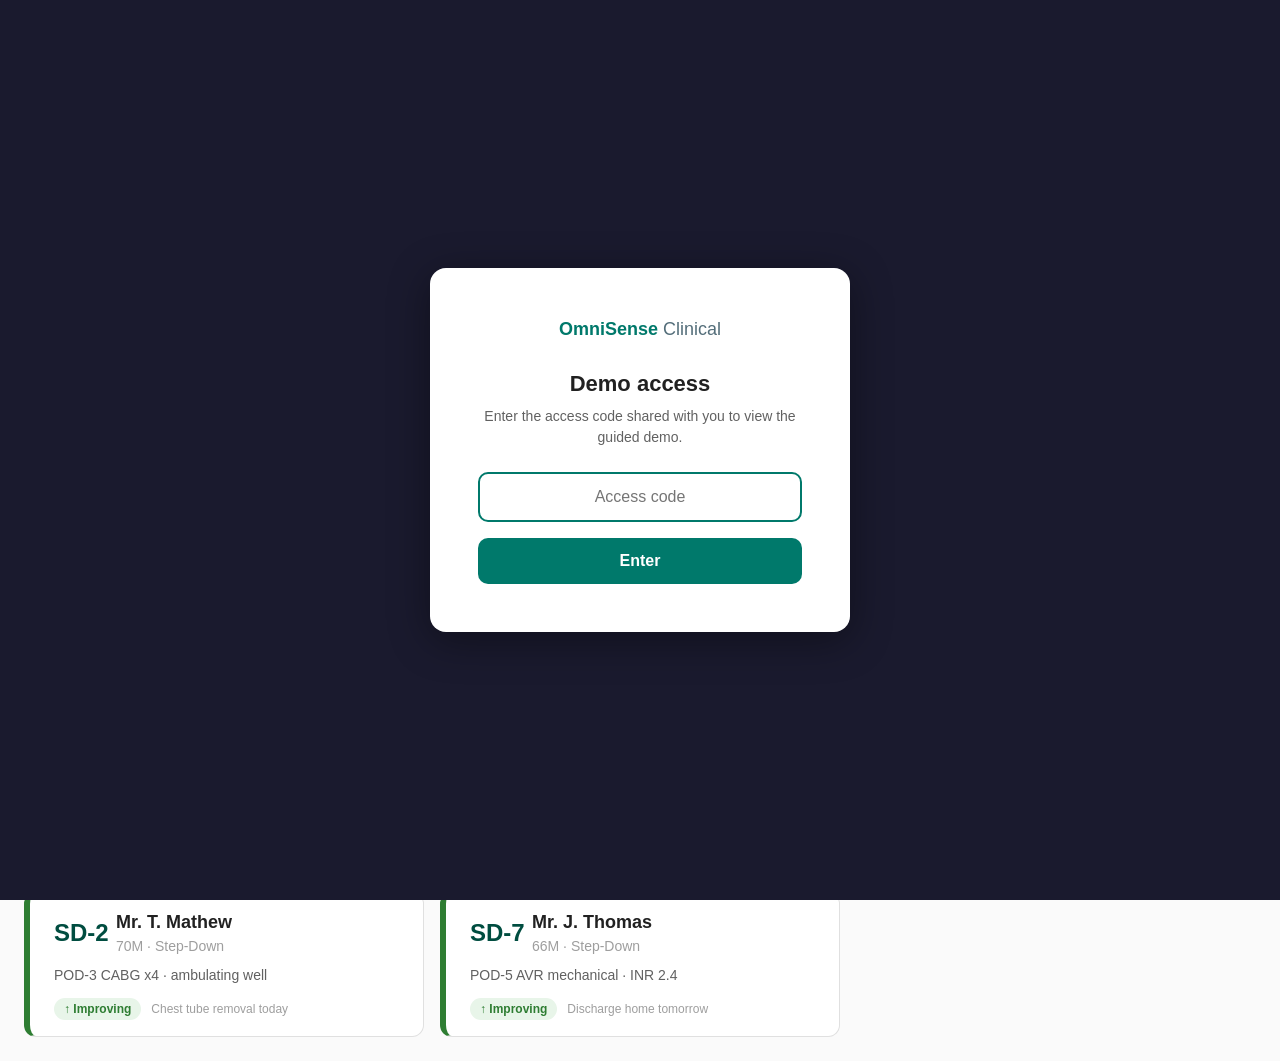
<file: 11-patients-tab.html>
<!doctype html>
<html lang="en">
<head>
<meta charset="utf-8">
<title>M11 — Patients tab · OmniSense Clinical</title>
<meta name="viewport" content="width=device-width, initial-scale=1">
<link rel="stylesheet" href="mockups.css">
<link rel="stylesheet" href="tour.css">
<style>
  .patients-grid {
    display: grid;
    grid-template-columns: repeat(auto-fill, minmax(320px, 1fr));
    gap: var(--space-md);
  }
  .pt-card {
    background: var(--color-surface);
    border: 1px solid var(--color-border);
    border-radius: var(--radius-lg);
    padding: var(--space-md) var(--space-lg);
    cursor: pointer;
    transition: all 150ms ease;
    display: flex;
    flex-direction: column;
    gap: 8px;
  }
  .pt-card:hover { box-shadow: var(--shadow-md); transform: translateY(-1px); }
  .pt-card-critical { border-left: 6px solid var(--color-critical); }
  .pt-card-warning  { border-left: 6px solid var(--color-warning); }
  .pt-card-stable   { border-left: 6px solid var(--color-stable); }

  .pt-header {
    display: flex;
    align-items: center;
    gap: 10px;
  }
  .pt-bed {
    font-size: var(--font-xl);
    font-weight: 700;
    color: var(--color-primary-dark);
    width: 52px;
    text-align: center;
    flex-shrink: 0;
    white-space: nowrap;
  }
  .pt-name {
    font-size: var(--font-lg);
    font-weight: 600;
    color: var(--color-text);
  }
  .pt-age {
    font-size: var(--font-sm);
    color: var(--color-text-muted);
  }
  .pt-dx {
    font-size: var(--font-sm);
    color: var(--color-text-secondary);
  }
  .pt-concern {
    font-size: var(--font-sm);
    color: var(--color-text);
  }
  .pt-concern strong { color: var(--color-critical); font-weight: 600; }
  .pt-footer {
    display: flex;
    align-items: center;
    gap: 10px;
    margin-top: 4px;
    font-size: var(--font-xs);
    color: var(--color-text-muted);
  }
  .traj {
    display: inline-flex;
    align-items: center;
    gap: 4px;
    padding: 2px 10px;
    border-radius: var(--radius-full);
    font-size: var(--font-xs);
    font-weight: 600;
  }
  .traj-declining { background: var(--color-critical-bg); color: var(--color-critical); }
  .traj-stable    { background: var(--color-warning-bg); color: #6D4C00; }
  .traj-improving { background: var(--color-stable-bg); color: var(--color-stable); }

  .filter-row {
    display: flex;
    gap: 8px;
    margin-bottom: var(--space-md);
    flex-wrap: wrap;
    align-items: center;
  }
  .filter-btn {
    padding: 8px 16px;
    border: 1px solid var(--color-border);
    border-radius: var(--radius-full);
    font-size: var(--font-xs);
    font-weight: 600;
    cursor: pointer;
    background: var(--color-surface);
    color: var(--color-text-secondary);
    font-family: inherit;
  }
  .filter-btn.active {
    background: var(--color-primary);
    color: white;
    border-color: var(--color-primary);
  }
  .sort-select {
    margin-left: auto;
    padding: 8px 12px;
    border: 1px solid var(--color-border);
    border-radius: var(--radius-md);
    font-size: var(--font-xs);
    font-family: inherit;
  }

  @media (max-width: 768px) {
    .patients-grid {
      grid-template-columns: 1fr;
    }
    .filter-row {
      gap: 6px;
    }
    .sort-select {
      margin-left: 0;
      width: 100%;
    }
    .pt-header {
      flex-wrap: wrap;
    }
    .pt-footer {
      flex-wrap: wrap;
    }
  }
</style>
</head>
<body>
<div class="app">

  <header class="topbar">
    <div class="topbar-left">
      <div class="brand">OmniSense<span class="brand-mark">Clinical</span></div>
      <div class="hospital-pill">Aster Medcity &middot; Kochi</div>
    </div>
    <div class="topbar-right">
      <div class="user-block">
        <span class="user-name">Dr. Rajesh Menon</span>
        <span class="user-meta">CICU &middot; Cardiologist &middot; D001</span>
      </div>
      <div class="user-avatar">RM</div>
    </div>
  </header>

  <nav class="tabbar">
    <div class="tab">
      <svg class="tab-mic-icon" viewBox="0 0 24 24"><rect x="9" y="3" width="6" height="12" rx="3"/><path d="M5 11a7 7 0 0 0 14 0M12 18v3"/></svg>
      Briefing
    </div>
    <div class="tab tab-active">Patients</div>
    <div class="tab">Rounds</div>
    <div class="tab">Knowledge</div>
  </nav>

  <main class="main">

    <div class="page-header">
      <div>
        <h1 class="page-title">Your patients</h1>
        <p class="page-subtitle">11 patients &middot; CICU + Cardiac Surgical Step-Down &middot; 11 April 2026</p>
      </div>
    </div>

    <div class="filter-row">
      <button class="filter-btn active">All &middot; 11</button>
      <button class="filter-btn">Declining &middot; 1</button>
      <button class="filter-btn">Stable &middot; 4</button>
      <button class="filter-btn">Improving &middot; 6</button>
      <button class="filter-btn">Alerts &middot; 5</button>
      <select class="sort-select">
        <option>Sort by: acuity (highest first)</option>
        <option>Sort by: bed number</option>
        <option>Sort by: admission date</option>
        <option>Sort by: trajectory</option>
      </select>
    </div>

    <div id="patients-grid" class="patients-grid">

      <!-- Fatima -->
      <div class="pt-card pt-card-critical">
        <div class="pt-header">
          <div class="pt-bed">1</div>
          <div>
            <div class="pt-name">Ms. Fatima Rahman</div>
            <div class="pt-age">28F &middot; CICU</div>
          </div>
          <span class="badge badge-critical" style="margin-left:auto;">3 alerts</span>
        </div>
        <div class="pt-dx">Acute viral myocarditis &middot; cardiogenic shock</div>
        <div class="pt-concern"><strong>EF 28 &rarr; 22</strong> &middot; ECMO decision pending &middot; norad + dobutamine</div>
        <div class="pt-footer">
          <span class="traj traj-declining">&darr; Declining</span>
          <span>Admitted 04:18 today</span>
          <span>Echo 06:42</span>
        </div>
      </div>

      <!-- Pillai -->
      <div class="pt-card pt-card-warning">
        <div class="pt-header">
          <div class="pt-bed">12</div>
          <div>
            <div class="pt-name">Mr. Sasi Pillai</div>
            <div class="pt-age">62M &middot; CICU</div>
          </div>
          <span class="badge badge-warning" style="margin-left:auto;">2 alerts</span>
        </div>
        <div class="pt-dx">Post-PCI STEMI day 2 &middot; LAD DES &middot; T2DM</div>
        <div class="pt-concern"><strong>Cr 0.9 &rarr; 1.4</strong> &middot; metformin + ACE-i flagged for hold</div>
        <div class="pt-footer">
          <span class="traj traj-stable">&rarr; Stable</span>
          <span>Admitted Tue 09 Apr</span>
          <span>Trop down-trending</span>
        </div>
      </div>

      <!-- Nair -->
      <div class="pt-card pt-card-warning">
        <div class="pt-header">
          <div class="pt-bed">8</div>
          <div>
            <div class="pt-name">Mrs. Latha Nair</div>
            <div class="pt-age">58F &middot; CICU</div>
          </div>
          <span class="badge badge-warning" style="margin-left:auto;">1 alert</span>
        </div>
        <div class="pt-dx">Decompensated HFrEF &middot; EF 25% &middot; milrinone + IV furosemide</div>
        <div class="pt-concern">Lactate 4.1 &rarr; 2.3 (improving) &middot; <strong>LVAD vs transplant</strong> decision today</div>
        <div class="pt-footer">
          <span class="traj traj-improving">&uarr; Improving</span>
          <span>Day 4</span>
          <span>HF round 09:00</span>
        </div>
      </div>

      <!-- Krishnan -->
      <div class="pt-card pt-card-warning">
        <div class="pt-header">
          <div class="pt-bed">3</div>
          <div>
            <div class="pt-name">Mr. Hari Krishnan</div>
            <div class="pt-age">71M &middot; CICU</div>
          </div>
          <span class="badge badge-warning" style="margin-left:auto;">1 alert</span>
        </div>
        <div class="pt-dx">NSTEMI awaiting cath &middot; CKD eGFR 38 &middot; DAPT + heparin</div>
        <div class="pt-concern">Cath tomorrow AM &middot; contrast nephropathy risk flagged</div>
        <div class="pt-footer">
          <span class="traj traj-stable">&rarr; Stable</span>
          <span>Trop plateau 4.1</span>
          <span>No chest pain x18h</span>
        </div>
      </div>

      <!-- Rao -->
      <div class="pt-card pt-card-warning">
        <div class="pt-header">
          <div class="pt-bed">SD-4</div>
          <div>
            <div class="pt-name">Mr. Venu Rao</div>
            <div class="pt-age">68M &middot; Step-Down</div>
          </div>
          <span class="badge badge-warning" style="margin-left:auto;">Pre-op</span>
        </div>
        <div class="pt-dx">Pre-op CABG x3 &middot; 3VD &middot; T2DM HbA1c 8.4 &middot; mild AS</div>
        <div class="pt-concern">OT 07:30 tomorrow &middot; awaiting your clearance sign-off</div>
        <div class="pt-footer">
          <span class="traj traj-stable">&rarr; Stable</span>
          <span>Ticagrelor held 35h</span>
          <span>Anaesthesia: Dr. Joseph</span>
        </div>
      </div>

      <!-- George -->
      <div class="pt-card pt-card-stable">
        <div class="pt-header">
          <div class="pt-bed">5</div>
          <div>
            <div class="pt-name">Mr. K. George</div>
            <div class="pt-age">64M &middot; CICU</div>
          </div>
        </div>
        <div class="pt-dx">Post-PCI day 4 &middot; troponin trending down</div>
        <div class="pt-footer">
          <span class="traj traj-improving">&uarr; Improving</span>
          <span>For step-down today</span>
        </div>
      </div>

      <!-- Varghese -->
      <div class="pt-card pt-card-stable">
        <div class="pt-header">
          <div class="pt-bed">6</div>
          <div>
            <div class="pt-name">Mr. A. Varghese</div>
            <div class="pt-age">71M &middot; CICU</div>
          </div>
        </div>
        <div class="pt-dx">Atrial fibrillation rate-controlled &middot; CHADS 4</div>
        <div class="pt-footer">
          <span class="traj traj-stable">&rarr; Stable</span>
          <span>Awaiting anticoag plan</span>
        </div>
      </div>

      <!-- Joseph -->
      <div class="pt-card pt-card-stable">
        <div class="pt-header">
          <div class="pt-bed">9</div>
          <div>
            <div class="pt-name">Mrs. P. Joseph</div>
            <div class="pt-age">55F &middot; CICU</div>
          </div>
        </div>
        <div class="pt-dx">NSTEMI day 3 &middot; medical management</div>
        <div class="pt-footer">
          <span class="traj traj-improving">&uarr; Improving</span>
          <span>For step-down tomorrow</span>
        </div>
      </div>

      <!-- Iyer -->
      <div class="pt-card pt-card-stable">
        <div class="pt-header">
          <div class="pt-bed">11</div>
          <div>
            <div class="pt-name">Mr. R. Iyer</div>
            <div class="pt-age">59M &middot; CICU</div>
          </div>
        </div>
        <div class="pt-dx">Pericarditis &middot; ibuprofen + colchicine &middot; pain controlled</div>
        <div class="pt-footer">
          <span class="traj traj-improving">&uarr; Improving</span>
          <span>Echo unchanged</span>
        </div>
      </div>

      <!-- Mathew -->
      <div class="pt-card pt-card-stable">
        <div class="pt-header">
          <div class="pt-bed">SD-2</div>
          <div>
            <div class="pt-name">Mr. T. Mathew</div>
            <div class="pt-age">70M &middot; Step-Down</div>
          </div>
        </div>
        <div class="pt-dx">POD-3 CABG x4 &middot; ambulating well</div>
        <div class="pt-footer">
          <span class="traj traj-improving">&uarr; Improving</span>
          <span>Chest tube removal today</span>
        </div>
      </div>

      <!-- Thomas -->
      <div class="pt-card pt-card-stable">
        <div class="pt-header">
          <div class="pt-bed">SD-7</div>
          <div>
            <div class="pt-name">Mr. J. Thomas</div>
            <div class="pt-age">66M &middot; Step-Down</div>
          </div>
        </div>
        <div class="pt-dx">POD-5 AVR mechanical &middot; INR 2.4</div>
        <div class="pt-footer">
          <span class="traj traj-improving">&uarr; Improving</span>
          <span>Discharge home tomorrow</span>
        </div>
      </div>

    </div>

  </main>
</div>

<script>
var TOUR_CONFIG = {
  pageDesc: 'All 11 patients as cards. Tap any card to open the patient drawer (Summary, Journey, Body tabs).'
};

var TOUR_STEPS = [
  {
    target: '.filter-row',
    title: 'Filter and sort',
    body: 'Filter by trajectory (declining, stable, improving) or by active alerts. Sort by acuity, bed number, or admission date.',
    position: 'bottom'
  },
  {
    target: '.pt-card-critical',
    title: 'Critical patients stand out',
    body: 'Red left border and alert badges draw your eye to <strong>Ms. Fatima</strong>. Tap her card to open the patient drawer with Summary, Journey, and Body tabs.',
    position: 'right'
  },
  {
    target: '.pt-card-stable',
    title: 'Stable patients are compact',
    body: 'Green border, no alert badge, less detail. You can see at a glance that these patients are on track.',
    position: 'top'
  }
];
</script>
<script src="tour.js"></script>
</body>
</html>
</file>
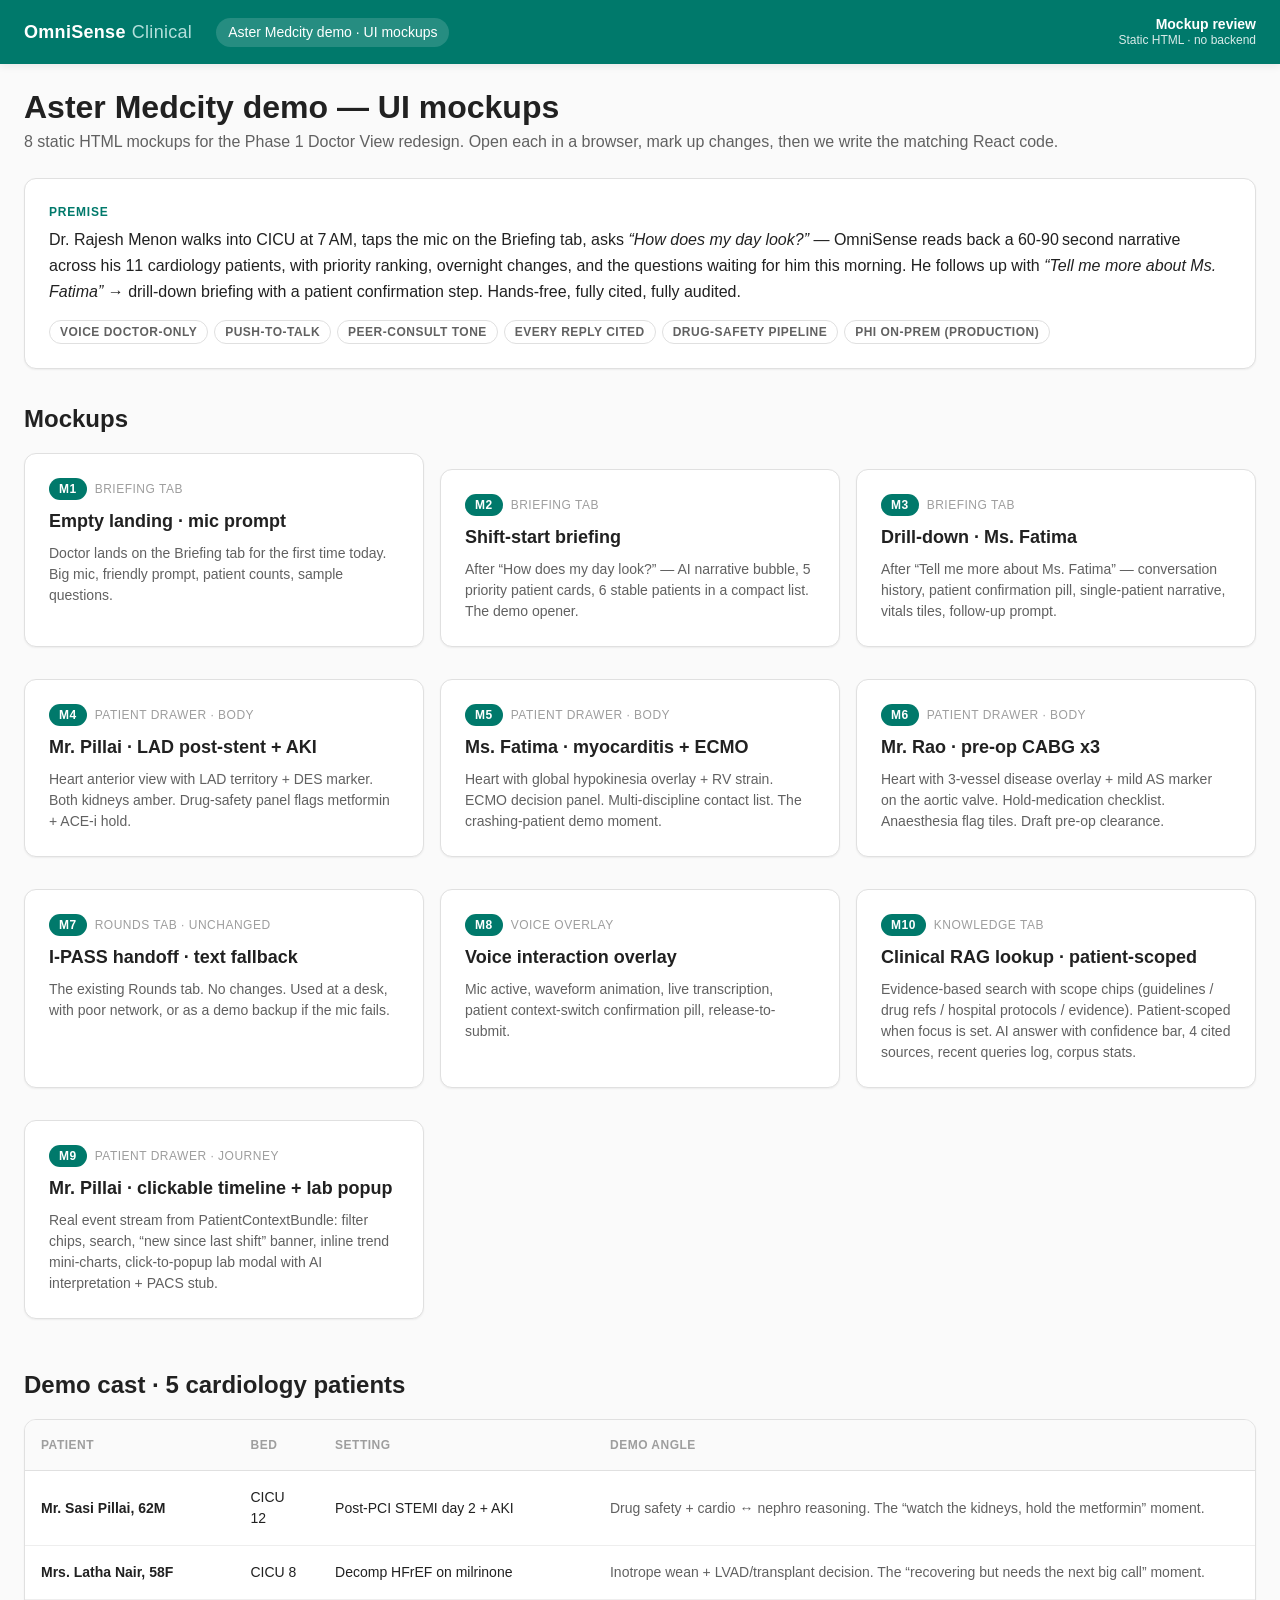
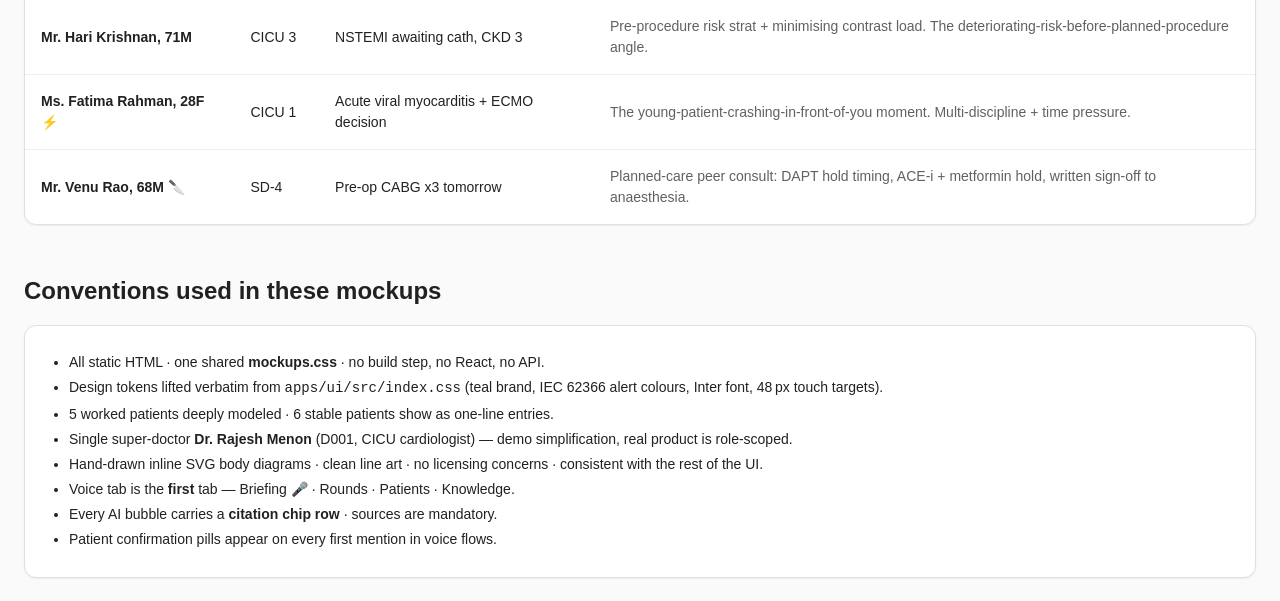
<file: index - v1.html>
<!doctype html>
<html lang="en">
<head>
<meta charset="utf-8">
<title>OmniSense Clinical · Aster Demo Mockups</title>
<meta name="viewport" content="width=device-width, initial-scale=1">
<link rel="stylesheet" href="mockups.css">
</head>
<body>
<div class="app">

  <header class="topbar">
    <div class="topbar-left">
      <div class="brand">OmniSense<span class="brand-mark">Clinical</span></div>
      <div class="hospital-pill">Aster Medcity demo &middot; UI mockups</div>
    </div>
    <div class="topbar-right">
      <div class="user-block">
        <span class="user-name">Mockup review</span>
        <span class="user-meta">Static HTML &middot; no backend</span>
      </div>
    </div>
  </header>

  <main class="main">

    <div class="page-header">
      <div>
        <h1 class="page-title">Aster Medcity demo &mdash; UI mockups</h1>
        <p class="page-subtitle">
          8 static HTML mockups for the Phase 1 Doctor View redesign. Open each in a browser, mark up
          changes, then we write the matching React code.
        </p>
      </div>
    </div>

    <div class="card" style="margin-bottom: var(--space-lg);">
      <div style="font-size: var(--font-xs); text-transform: uppercase; letter-spacing: 0.8px; color: var(--color-primary); font-weight: 700; margin-bottom: 6px;">Premise</div>
      <p style="line-height: 1.6;">
        Dr. Rajesh Menon walks into CICU at 7&thinsp;AM, taps the mic on the Briefing tab, asks
        <em>&ldquo;How does my day look?&rdquo;</em> &mdash; OmniSense reads back a 60-90&thinsp;second narrative
        across his 11 cardiology patients, with priority ranking, overnight changes, and the questions
        waiting for him this morning. He follows up with <em>&ldquo;Tell me more about Ms. Fatima&rdquo;</em>
        &rarr; drill-down briefing with a patient confirmation step. Hands-free, fully cited, fully
        audited.
      </p>
      <div style="margin-top: var(--space-md); display: flex; gap: 6px; flex-wrap: wrap;">
        <span class="badge badge-outline">Voice doctor-only</span>
        <span class="badge badge-outline">Push-to-talk</span>
        <span class="badge badge-outline">Peer-consult tone</span>
        <span class="badge badge-outline">Every reply cited</span>
        <span class="badge badge-outline">Drug-safety pipeline</span>
        <span class="badge badge-outline">PHI on-prem (production)</span>
      </div>
    </div>

    <h2 style="font-size: var(--font-xl); font-weight: 600; margin: var(--space-xl) 0 var(--space-md);">
      Mockups
    </h2>

    <div style="display: grid; grid-template-columns: repeat(auto-fill, minmax(380px, 1fr)); gap: var(--space-md);">

      <a href="01-briefing-landing.html" class="card" style="text-decoration: none; color: inherit; cursor: pointer; display: flex; flex-direction: column; gap: 8px;">
        <div style="display: flex; align-items: center; gap: 8px;">
          <span class="badge badge-primary">M1</span>
          <span style="font-size: var(--font-xs); color: var(--color-text-muted); text-transform: uppercase; letter-spacing: 0.5px;">Briefing tab</span>
        </div>
        <div style="font-size: var(--font-lg); font-weight: 600;">Empty landing &middot; mic prompt</div>
        <div style="font-size: var(--font-sm); color: var(--color-text-secondary);">
          Doctor lands on the Briefing tab for the first time today. Big mic, friendly prompt,
          patient counts, sample questions.
        </div>
      </a>

      <a href="02-briefing-shift-start.html" class="card" style="text-decoration: none; color: inherit; cursor: pointer; display: flex; flex-direction: column; gap: 8px;">
        <div style="display: flex; align-items: center; gap: 8px;">
          <span class="badge badge-primary">M2</span>
          <span style="font-size: var(--font-xs); color: var(--color-text-muted); text-transform: uppercase; letter-spacing: 0.5px;">Briefing tab</span>
        </div>
        <div style="font-size: var(--font-lg); font-weight: 600;">Shift-start briefing</div>
        <div style="font-size: var(--font-sm); color: var(--color-text-secondary);">
          After &ldquo;How does my day look?&rdquo; &mdash; AI narrative bubble, 5 priority patient cards, 6
          stable patients in a compact list. The demo opener.
        </div>
      </a>

      <a href="03-briefing-drilldown.html" class="card" style="text-decoration: none; color: inherit; cursor: pointer; display: flex; flex-direction: column; gap: 8px;">
        <div style="display: flex; align-items: center; gap: 8px;">
          <span class="badge badge-primary">M3</span>
          <span style="font-size: var(--font-xs); color: var(--color-text-muted); text-transform: uppercase; letter-spacing: 0.5px;">Briefing tab</span>
        </div>
        <div style="font-size: var(--font-lg); font-weight: 600;">Drill-down &middot; Ms. Fatima</div>
        <div style="font-size: var(--font-sm); color: var(--color-text-secondary);">
          After &ldquo;Tell me more about Ms. Fatima&rdquo; &mdash; conversation history, patient confirmation
          pill, single-patient narrative, vitals tiles, follow-up prompt.
        </div>
      </a>

      <a href="04-patient-drawer-pillai.html" class="card" style="text-decoration: none; color: inherit; cursor: pointer; display: flex; flex-direction: column; gap: 8px;">
        <div style="display: flex; align-items: center; gap: 8px;">
          <span class="badge badge-primary">M4</span>
          <span style="font-size: var(--font-xs); color: var(--color-text-muted); text-transform: uppercase; letter-spacing: 0.5px;">Patient drawer &middot; Body</span>
        </div>
        <div style="font-size: var(--font-lg); font-weight: 600;">Mr. Pillai &middot; LAD post-stent + AKI</div>
        <div style="font-size: var(--font-sm); color: var(--color-text-secondary);">
          Heart anterior view with LAD territory + DES marker. Both kidneys amber. Drug-safety
          panel flags metformin + ACE-i hold.
        </div>
      </a>

      <a href="05-patient-drawer-fatima.html" class="card" style="text-decoration: none; color: inherit; cursor: pointer; display: flex; flex-direction: column; gap: 8px;">
        <div style="display: flex; align-items: center; gap: 8px;">
          <span class="badge badge-primary">M5</span>
          <span style="font-size: var(--font-xs); color: var(--color-text-muted); text-transform: uppercase; letter-spacing: 0.5px;">Patient drawer &middot; Body</span>
        </div>
        <div style="font-size: var(--font-lg); font-weight: 600;">Ms. Fatima &middot; myocarditis + ECMO</div>
        <div style="font-size: var(--font-sm); color: var(--color-text-secondary);">
          Heart with global hypokinesia overlay + RV strain. ECMO decision panel. Multi-discipline
          contact list. The crashing-patient demo moment.
        </div>
      </a>

      <a href="06-patient-drawer-rao.html" class="card" style="text-decoration: none; color: inherit; cursor: pointer; display: flex; flex-direction: column; gap: 8px;">
        <div style="display: flex; align-items: center; gap: 8px;">
          <span class="badge badge-primary">M6</span>
          <span style="font-size: var(--font-xs); color: var(--color-text-muted); text-transform: uppercase; letter-spacing: 0.5px;">Patient drawer &middot; Body</span>
        </div>
        <div style="font-size: var(--font-lg); font-weight: 600;">Mr. Rao &middot; pre-op CABG x3</div>
        <div style="font-size: var(--font-sm); color: var(--color-text-secondary);">
          Heart with 3-vessel disease overlay + mild AS marker on the aortic valve. Hold-medication
          checklist. Anaesthesia flag tiles. Draft pre-op clearance.
        </div>
      </a>

      <a href="07-rounds-tab-fallback.html" class="card" style="text-decoration: none; color: inherit; cursor: pointer; display: flex; flex-direction: column; gap: 8px;">
        <div style="display: flex; align-items: center; gap: 8px;">
          <span class="badge badge-primary">M7</span>
          <span style="font-size: var(--font-xs); color: var(--color-text-muted); text-transform: uppercase; letter-spacing: 0.5px;">Rounds tab &middot; unchanged</span>
        </div>
        <div style="font-size: var(--font-lg); font-weight: 600;">I-PASS handoff &middot; text fallback</div>
        <div style="font-size: var(--font-sm); color: var(--color-text-secondary);">
          The existing Rounds tab. No changes. Used at a desk, with poor network, or as a demo
          backup if the mic fails.
        </div>
      </a>

      <a href="08-voice-overlay.html" class="card" style="text-decoration: none; color: inherit; cursor: pointer; display: flex; flex-direction: column; gap: 8px;">
        <div style="display: flex; align-items: center; gap: 8px;">
          <span class="badge badge-primary">M8</span>
          <span style="font-size: var(--font-xs); color: var(--color-text-muted); text-transform: uppercase; letter-spacing: 0.5px;">Voice overlay</span>
        </div>
        <div style="font-size: var(--font-lg); font-weight: 600;">Voice interaction overlay</div>
        <div style="font-size: var(--font-sm); color: var(--color-text-secondary);">
          Mic active, waveform animation, live transcription, patient context-switch confirmation
          pill, release-to-submit.
        </div>
      </a>

      <a href="10-knowledge-tab.html" class="card" style="text-decoration: none; color: inherit; cursor: pointer; display: flex; flex-direction: column; gap: 8px;">
        <div style="display: flex; align-items: center; gap: 8px;">
          <span class="badge badge-primary">M10</span>
          <span style="font-size: var(--font-xs); color: var(--color-text-muted); text-transform: uppercase; letter-spacing: 0.5px;">Knowledge tab</span>
        </div>
        <div style="font-size: var(--font-lg); font-weight: 600;">Clinical RAG lookup &middot; patient-scoped</div>
        <div style="font-size: var(--font-sm); color: var(--color-text-secondary);">
          Evidence-based search with scope chips (guidelines / drug refs / hospital protocols / evidence).
          Patient-scoped when focus is set. AI answer with confidence bar, 4 cited sources, recent queries log, corpus stats.
        </div>
      </a>

      <a href="09-journey-pillai.html" class="card" style="text-decoration: none; color: inherit; cursor: pointer; display: flex; flex-direction: column; gap: 8px;">
        <div style="display: flex; align-items: center; gap: 8px;">
          <span class="badge badge-primary">M9</span>
          <span style="font-size: var(--font-xs); color: var(--color-text-muted); text-transform: uppercase; letter-spacing: 0.5px;">Patient drawer &middot; Journey</span>
        </div>
        <div style="font-size: var(--font-lg); font-weight: 600;">Mr. Pillai &middot; clickable timeline + lab popup</div>
        <div style="font-size: var(--font-sm); color: var(--color-text-secondary);">
          Real event stream from PatientContextBundle: filter chips, search, &ldquo;new since last shift&rdquo;
          banner, inline trend mini-charts, click-to-popup lab modal with AI interpretation + PACS stub.
        </div>
      </a>

    </div>

    <h2 style="font-size: var(--font-xl); font-weight: 600; margin: var(--space-2xl) 0 var(--space-md);">
      Demo cast &middot; 5 cardiology patients
    </h2>

    <div class="card" style="padding: 0; overflow: hidden;">
      <table style="width: 100%; border-collapse: collapse; font-size: var(--font-sm);">
        <thead style="background: var(--color-bg);">
          <tr>
            <th style="text-align: left; padding: var(--space-md); border-bottom: 1px solid var(--color-border); font-size: var(--font-xs); text-transform: uppercase; color: var(--color-text-muted); letter-spacing: 0.5px;">Patient</th>
            <th style="text-align: left; padding: var(--space-md); border-bottom: 1px solid var(--color-border); font-size: var(--font-xs); text-transform: uppercase; color: var(--color-text-muted); letter-spacing: 0.5px;">Bed</th>
            <th style="text-align: left; padding: var(--space-md); border-bottom: 1px solid var(--color-border); font-size: var(--font-xs); text-transform: uppercase; color: var(--color-text-muted); letter-spacing: 0.5px;">Setting</th>
            <th style="text-align: left; padding: var(--space-md); border-bottom: 1px solid var(--color-border); font-size: var(--font-xs); text-transform: uppercase; color: var(--color-text-muted); letter-spacing: 0.5px;">Demo angle</th>
          </tr>
        </thead>
        <tbody>
          <tr>
            <td style="padding: var(--space-md); border-bottom: 1px solid var(--color-border-light);"><strong>Mr. Sasi Pillai, 62M</strong></td>
            <td style="padding: var(--space-md); border-bottom: 1px solid var(--color-border-light);">CICU 12</td>
            <td style="padding: var(--space-md); border-bottom: 1px solid var(--color-border-light);">Post-PCI STEMI day 2 + AKI</td>
            <td style="padding: var(--space-md); border-bottom: 1px solid var(--color-border-light); color: var(--color-text-secondary);">Drug safety + cardio &harr; nephro reasoning. The &ldquo;watch the kidneys, hold the metformin&rdquo; moment.</td>
          </tr>
          <tr>
            <td style="padding: var(--space-md); border-bottom: 1px solid var(--color-border-light);"><strong>Mrs. Latha Nair, 58F</strong></td>
            <td style="padding: var(--space-md); border-bottom: 1px solid var(--color-border-light);">CICU 8</td>
            <td style="padding: var(--space-md); border-bottom: 1px solid var(--color-border-light);">Decomp HFrEF on milrinone</td>
            <td style="padding: var(--space-md); border-bottom: 1px solid var(--color-border-light); color: var(--color-text-secondary);">Inotrope wean + LVAD/transplant decision. The &ldquo;recovering but needs the next big call&rdquo; moment.</td>
          </tr>
          <tr>
            <td style="padding: var(--space-md); border-bottom: 1px solid var(--color-border-light);"><strong>Mr. Hari Krishnan, 71M</strong></td>
            <td style="padding: var(--space-md); border-bottom: 1px solid var(--color-border-light);">CICU 3</td>
            <td style="padding: var(--space-md); border-bottom: 1px solid var(--color-border-light);">NSTEMI awaiting cath, CKD 3</td>
            <td style="padding: var(--space-md); border-bottom: 1px solid var(--color-border-light); color: var(--color-text-secondary);">Pre-procedure risk strat + minimising contrast load. The deteriorating-risk-before-planned-procedure angle.</td>
          </tr>
          <tr>
            <td style="padding: var(--space-md); border-bottom: 1px solid var(--color-border-light);"><strong>Ms. Fatima Rahman, 28F</strong> &#x26A1;</td>
            <td style="padding: var(--space-md); border-bottom: 1px solid var(--color-border-light);">CICU 1</td>
            <td style="padding: var(--space-md); border-bottom: 1px solid var(--color-border-light);">Acute viral myocarditis + ECMO decision</td>
            <td style="padding: var(--space-md); border-bottom: 1px solid var(--color-border-light); color: var(--color-text-secondary);">The young-patient-crashing-in-front-of-you moment. Multi-discipline + time pressure.</td>
          </tr>
          <tr>
            <td style="padding: var(--space-md);"><strong>Mr. Venu Rao, 68M</strong> &#x1F52A;</td>
            <td style="padding: var(--space-md);">SD-4</td>
            <td style="padding: var(--space-md);">Pre-op CABG x3 tomorrow</td>
            <td style="padding: var(--space-md); color: var(--color-text-secondary);">Planned-care peer consult: DAPT hold timing, ACE-i + metformin hold, written sign-off to anaesthesia.</td>
          </tr>
        </tbody>
      </table>
    </div>

    <h2 style="font-size: var(--font-xl); font-weight: 600; margin: var(--space-2xl) 0 var(--space-md);">
      Conventions used in these mockups
    </h2>
    <div class="card">
      <ul style="line-height: 1.8; padding-left: 20px; font-size: var(--font-sm);">
        <li>All static HTML &middot; one shared <strong>mockups.css</strong> &middot; no build step, no React, no API.</li>
        <li>Design tokens lifted verbatim from <code>apps/ui/src/index.css</code> (teal brand, IEC 62366 alert colours, Inter font, 48&thinsp;px touch targets).</li>
        <li>5 worked patients deeply modeled &middot; 6 stable patients show as one-line entries.</li>
        <li>Single super-doctor <strong>Dr. Rajesh Menon</strong> (D001, CICU cardiologist) &mdash; demo simplification, real product is role-scoped.</li>
        <li>Hand-drawn inline SVG body diagrams &middot; clean line art &middot; no licensing concerns &middot; consistent with the rest of the UI.</li>
        <li>Voice tab is the <strong>first</strong> tab &mdash; Briefing &#x1F3A4; &middot; Rounds &middot; Patients &middot; Knowledge.</li>
        <li>Every AI bubble carries a <strong>citation chip row</strong> &middot; sources are mandatory.</li>
        <li>Patient confirmation pills appear on every first mention in voice flows.</li>
      </ul>
    </div>

  </main>
</div>
</body>
</html>
</file>
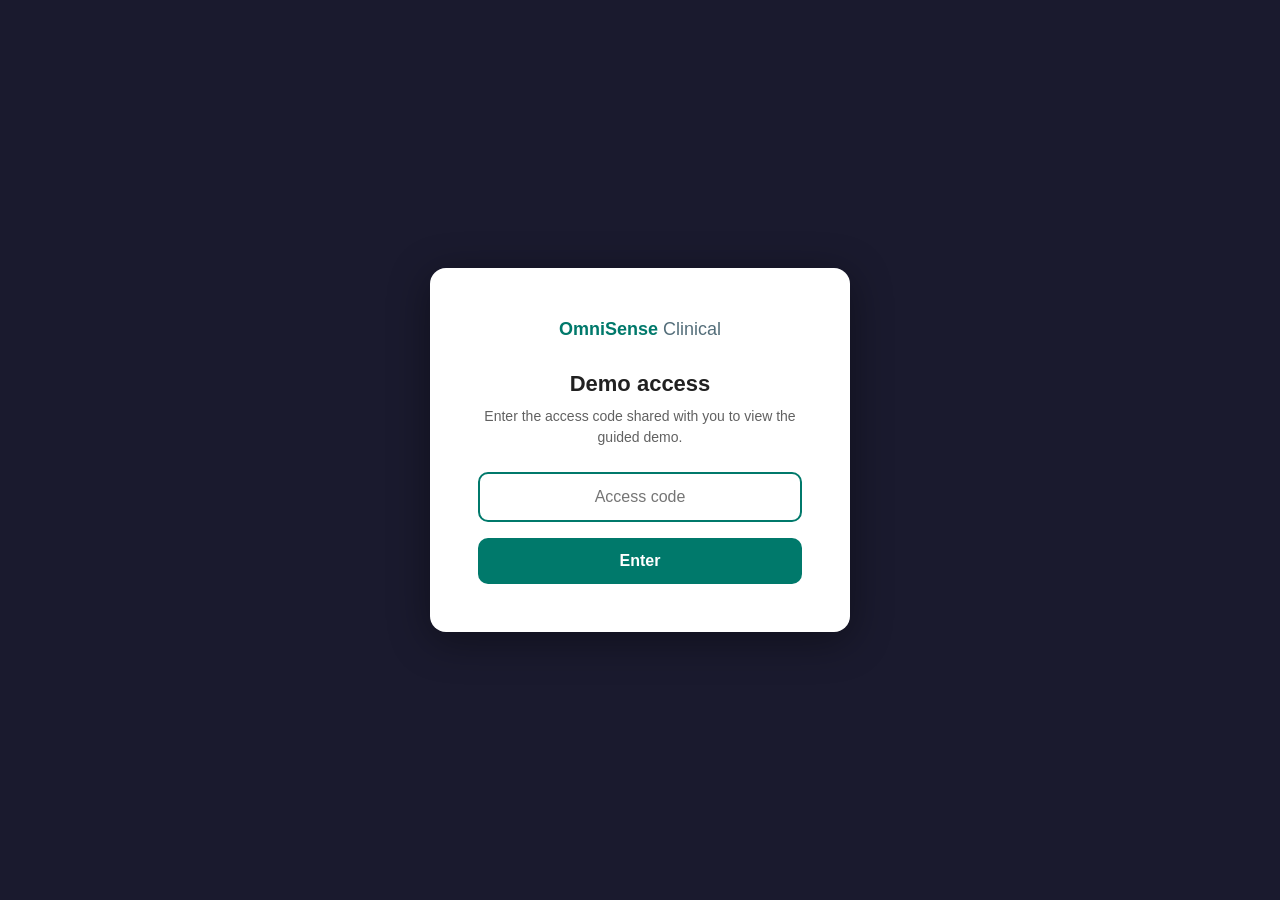
<file: welcome.html>
<!doctype html>
<html lang="en">
<head>
<meta charset="utf-8">
<title>OmniSense Clinical</title>
<meta name="viewport" content="width=device-width, initial-scale=1">
<link rel="stylesheet" href="mockups.css">
<link rel="stylesheet" href="tour.css">
<style>
  .welcome-page {
    min-height: 100vh;
    background: var(--color-bg);
    display: flex;
    flex-direction: column;
  }
  .welcome-header {
    padding: 24px 48px;
    display: flex;
    align-items: center;
    justify-content: space-between;
    border-bottom: 1px solid var(--color-border);
    background: var(--color-surface);
  }
  .welcome-logo {
    font-size: 20px;
    font-weight: 700;
    color: var(--color-primary);
  }
  .welcome-logo span { color: #546E7A; font-weight: 400; }
  .welcome-hospital {
    padding: 6px 16px;
    background: var(--color-primary-bg);
    border: 1px solid var(--color-primary);
    border-radius: 20px;
    font-size: 13px;
    font-weight: 600;
    color: var(--color-primary-dark);
  }

  .welcome-hero {
    flex: 1;
    display: flex;
    align-items: center;
    justify-content: center;
    padding: 48px;
  }
  .welcome-content {
    max-width: 800px;
    text-align: center;
  }
  .welcome-tagline {
    font-size: 12px;
    text-transform: uppercase;
    letter-spacing: 2px;
    color: var(--color-primary);
    font-weight: 700;
    margin-bottom: 16px;
  }
  .welcome-title {
    font-size: 36px;
    font-weight: 700;
    line-height: 1.25;
    color: var(--color-text);
    margin-bottom: 16px;
  }
  .welcome-subtitle {
    font-size: 16px;
    color: var(--color-text-secondary);
    line-height: 1.6;
    max-width: 640px;
    margin: 0 auto 40px;
  }

  .welcome-cards {
    display: grid;
    grid-template-columns: repeat(3, 1fr);
    gap: 16px;
    margin-bottom: 40px;
    text-align: left;
  }
  .welcome-card {
    background: var(--color-primary-bg);
    border: 1px solid #B2DFDB;
    border-radius: 12px;
    padding: 24px;
  }
  .welcome-card-title {
    font-size: 15px;
    font-weight: 700;
    color: var(--color-primary-dark);
    margin-bottom: 8px;
  }
  .welcome-card-body {
    font-size: 13px;
    color: var(--color-text-secondary);
    line-height: 1.5;
  }

  .welcome-note {
    font-size: 13px;
    color: var(--color-text-muted);
    margin-bottom: 32px;
    font-style: italic;
  }

  .welcome-cta {
    display: inline-flex;
    align-items: center;
    gap: 12px;
    padding: 16px 40px;
    background: var(--color-primary);
    color: white;
    border: none;
    border-radius: 12px;
    font-size: 18px;
    font-weight: 700;
    cursor: pointer;
    font-family: inherit;
    text-decoration: none;
    transition: all 200ms ease;
    box-shadow: var(--shadow-md);
  }
  .welcome-cta:hover {
    background: var(--color-primary-light);
    transform: translateY(-2px);
    box-shadow: var(--shadow-lg);
  }
  .welcome-cta svg {
    width: 20px;
    height: 20px;
  }

  .welcome-footer {
    padding: 24px 48px;
    text-align: center;
    font-size: 11px;
    color: var(--color-text-muted);
    border-top: 1px solid var(--color-border);
  }

  @media (max-width: 768px) {
    .welcome-cards { grid-template-columns: 1fr; }
    .welcome-title { font-size: 26px; }
    .welcome-header, .welcome-hero { padding: 24px; }
  }
</style>
</head>
<body>
<div class="welcome-page">

  <div class="welcome-header">
    <div class="welcome-logo">OmniSense<span> Clinical</span></div>
    <div class="welcome-hospital">Aster Medcity, Kochi</div>
  </div>

  <div class="welcome-hero">
    <div class="welcome-content">

      <div class="welcome-tagline">AI Intelligence Platform for Hospitals</div>
      <h1 class="welcome-title">Voice-driven shift briefing and clinical intelligence for physicians</h1>
      <p class="welcome-subtitle">
        OmniSense helps doctors start their shift faster. Press a button, ask
        "How does my day look?", and hear a prioritised briefing across all your patients
        with overnight changes, pending actions, and drug-safety flags.
      </p>

      <div class="welcome-cards">
        <div class="welcome-card">
          <div class="welcome-card-title">Voice briefing</div>
          <div class="welcome-card-body">
            Press the mic, ask a question, hear the answer. All 11 patients
            covered in 60 seconds with priority ranking and what changed overnight.
          </div>
        </div>
        <div class="welcome-card">
          <div class="welcome-card-title">Patient deep-dive</div>
          <div class="welcome-card-body">
            Tap any patient to see their journey timeline, lab trends,
            anatomical body view, and active drug-safety flags.
          </div>
        </div>
        <div class="welcome-card">
          <div class="welcome-card-title">Knowledge lookup</div>
          <div class="welcome-card-body">
            Ask a clinical question and get a cited answer from guidelines,
            drug references, and hospital protocols, scoped to your patient.
          </div>
        </div>
      </div>

      <div class="welcome-note">
        This demo shows the doctor's view only. Nurse, registrar, and admin views
        are role-gated and shown separately.
      </div>

      <a href="01-briefing-landing.html" class="welcome-cta">
        Start the guided demo
        <svg viewBox="0 0 24 24" fill="none" stroke="white" stroke-width="2.5"><path d="M5 12h14M12 5l7 7-7 7"/></svg>
      </a>

    </div>
  </div>

  <div class="welcome-footer">
    OmniSense Clinical by InterseQt &middot; Confidential &middot; Synthetic patient data only
  </div>

</div>

<script>
var PASS_KEY = 'omnisense_demo_auth';
var PASS_CODE = 'AsterDemo2026';
if (sessionStorage.getItem(PASS_KEY) !== 'true') {
  document.querySelector('.welcome-page').style.display = 'none';
  var gate = document.createElement('div');
  gate.className = 'password-gate';
  gate.innerHTML =
    '<div class="password-card">' +
      '<div class="password-logo">OmniSense<span> Clinical</span></div>' +
      '<h1>Demo access</h1>' +
      '<p>Enter the access code shared with you to view the guided demo.</p>' +
      '<input class="password-input" type="password" placeholder="Access code" id="pw-input" autocomplete="off"/>' +
      '<button class="password-submit" id="pw-submit">Enter</button>' +
      '<div class="password-error" id="pw-error">Incorrect code. Please try again.</div>' +
    '</div>';
  document.body.appendChild(gate);
  var input = document.getElementById('pw-input');
  var error = document.getElementById('pw-error');
  function tryAuth() {
    if (input.value === PASS_CODE) {
      sessionStorage.setItem(PASS_KEY, 'true');
      gate.remove();
      document.querySelector('.welcome-page').style.display = 'flex';
    } else {
      error.style.display = 'block';
      input.value = '';
      input.focus();
    }
  }
  document.getElementById('pw-submit').addEventListener('click', tryAuth);
  input.addEventListener('keydown', function(e) { if (e.key === 'Enter') tryAuth(); });
  input.focus();
}
</script>
</body>
</html>
</file>
<file: mockups.css>
/* OmniSense Clinical — Aster Demo Mockups
 * Shared design system extracted from apps/ui/src/index.css.
 * Static-only — no build step. Lift these tokens verbatim into React later.
 */

* { margin: 0; padding: 0; box-sizing: border-box; }

:root {
  /* Clinical alert colors (IEC 62366 compliant) */
  --color-critical: #D32F2F;
  --color-critical-bg: #FFEBEE;
  --color-critical-border: #EF5350;
  --color-warning: #F57F17;
  --color-warning-bg: #FFF8E1;
  --color-warning-border: #FFB300;
  --color-stable: #2E7D32;
  --color-stable-bg: #E8F5E9;
  --color-stable-border: #66BB6A;
  --color-acknowledged: #1565C0;
  --color-acknowledged-bg: #E3F2FD;
  --color-acknowledged-border: #42A5F5;
  --color-info: #546E7A;
  --color-info-bg: #ECEFF1;

  /* Brand teal */
  --color-primary: #00796B;
  --color-primary-light: #009688;
  --color-primary-dark: #004D40;
  --color-primary-bg: #E0F2F1;

  /* Surfaces */
  --color-bg: #FAFAFA;
  --color-surface: #FFFFFF;
  --color-surface-hover: #F5F5F5;
  --color-border: #E0E0E0;
  --color-border-light: #EEEEEE;

  /* Typography */
  --color-text: #212121;
  --color-text-secondary: #616161;
  --color-text-muted: #9E9E9E;
  --color-text-inverse: #FFFFFF;

  /* Spacing */
  --space-xs: 4px;
  --space-sm: 8px;
  --space-md: 16px;
  --space-lg: 24px;
  --space-xl: 32px;
  --space-2xl: 48px;

  /* Type scale */
  --font-xs: 0.75rem;
  --font-sm: 0.875rem;
  --font-base: 1rem;
  --font-lg: 1.125rem;
  --font-xl: 1.5rem;
  --font-2xl: 2rem;
  --font-3xl: 2.5rem;

  /* Touch targets */
  --touch-min: 48px;
  --touch-lg: 56px;

  /* Radius */
  --radius-sm: 6px;
  --radius-md: 8px;
  --radius-lg: 12px;
  --radius-xl: 16px;
  --radius-full: 9999px;

  /* Shadows */
  --shadow-sm: 0 1px 2px rgba(0,0,0,0.06);
  --shadow-md: 0 2px 8px rgba(0,0,0,0.08);
  --shadow-lg: 0 4px 16px rgba(0,0,0,0.10);
  --shadow-alert: 0 2px 12px rgba(211,47,47,0.15);
}

body {
  font-family: 'Inter', -apple-system, BlinkMacSystemFont, 'Segoe UI', Roboto,
    'Helvetica Neue', Arial, sans-serif;
  font-size: var(--font-base);
  line-height: 1.5;
  background-color: var(--color-bg);
  color: var(--color-text);
  -webkit-font-smoothing: antialiased;
}

/* ============ APP SHELL ============ */

.app {
  min-height: 100vh;
  display: flex;
  flex-direction: column;
}

.topbar {
  background: var(--color-primary);
  color: var(--color-text-inverse);
  padding: 0 var(--space-lg);
  height: 64px;
  display: flex;
  align-items: center;
  justify-content: space-between;
  box-shadow: var(--shadow-md);
  position: sticky;
  top: 0;
  z-index: 10;
}

.topbar-left {
  display: flex;
  align-items: center;
  gap: var(--space-lg);
}

.brand {
  font-size: var(--font-lg);
  font-weight: 700;
  letter-spacing: 0.3px;
}

.brand-mark {
  color: #B2DFDB;
  font-weight: 400;
  margin-left: 6px;
}

.hospital-pill {
  background: rgba(255,255,255,0.15);
  padding: 4px 12px;
  border-radius: var(--radius-full);
  font-size: var(--font-sm);
  font-weight: 500;
}

.topbar-right {
  display: flex;
  align-items: center;
  gap: var(--space-md);
}

.user-block {
  display: flex;
  flex-direction: column;
  align-items: flex-end;
  line-height: 1.2;
}

.user-name { font-size: var(--font-sm); font-weight: 600; }
.user-meta { font-size: var(--font-xs); opacity: 0.85; }

.user-avatar {
  width: 40px;
  height: 40px;
  border-radius: 50%;
  background: var(--color-primary-dark);
  border: 2px solid #B2DFDB;
  display: flex;
  align-items: center;
  justify-content: center;
  font-weight: 600;
  font-size: var(--font-sm);
}

/* ============ TAB BAR ============ */

.tabbar {
  background: var(--color-surface);
  border-bottom: 1px solid var(--color-border);
  display: flex;
  padding: 0 var(--space-lg);
  gap: var(--space-xs);
}

.tab {
  padding: var(--space-md) var(--space-lg);
  font-size: var(--font-base);
  font-weight: 500;
  color: var(--color-text-secondary);
  border-bottom: 3px solid transparent;
  cursor: pointer;
  display: flex;
  align-items: center;
  gap: 8px;
  transition: all 150ms ease;
  min-height: var(--touch-min);
}

.tab:hover { color: var(--color-text); background: var(--color-surface-hover); }

.tab-active {
  color: var(--color-primary);
  border-bottom-color: var(--color-primary);
  font-weight: 600;
}

.tab-mic-icon {
  width: 18px;
  height: 18px;
  stroke: currentColor;
  fill: none;
  stroke-width: 2;
}

/* ============ MAIN ============ */

.main {
  flex: 1;
  padding: var(--space-lg);
  max-width: 1280px;
  width: 100%;
  margin: 0 auto;
}

.page-header {
  display: flex;
  align-items: flex-start;
  justify-content: space-between;
  margin-bottom: var(--space-lg);
  gap: var(--space-md);
}

.page-title {
  font-size: var(--font-2xl);
  font-weight: 700;
  color: var(--color-text);
  line-height: 1.2;
}

.page-subtitle {
  font-size: var(--font-base);
  color: var(--color-text-secondary);
  margin-top: 4px;
}

/* ============ CARDS ============ */

.card {
  background: var(--color-surface);
  border: 1px solid var(--color-border);
  border-radius: var(--radius-lg);
  padding: var(--space-lg);
  box-shadow: var(--shadow-sm);
}

.card + .card { margin-top: var(--space-md); }

.card-critical {
  background: var(--color-critical-bg);
  border-color: var(--color-critical-border);
  box-shadow: var(--shadow-alert);
}

.card-warning {
  background: var(--color-warning-bg);
  border-color: var(--color-warning-border);
}

.card-stable {
  background: var(--color-stable-bg);
  border-color: var(--color-stable-border);
}

.card-acknowledged {
  background: var(--color-acknowledged-bg);
  border-color: var(--color-acknowledged-border);
}

/* ============ BADGES ============ */

.badge {
  display: inline-flex;
  align-items: center;
  padding: 2px 10px;
  border-radius: var(--radius-full);
  font-size: var(--font-xs);
  font-weight: 600;
  text-transform: uppercase;
  letter-spacing: 0.5px;
  color: var(--color-text-inverse);
}

.badge-critical { background: var(--color-critical); }
.badge-warning  { background: var(--color-warning); }
.badge-stable   { background: var(--color-stable); }
.badge-info     { background: var(--color-info); }
.badge-primary  { background: var(--color-primary); }
.badge-acknowledged { background: var(--color-acknowledged); }

.badge-outline {
  background: transparent;
  color: var(--color-text-secondary);
  border: 1px solid var(--color-border);
}

/* ============ BUTTONS ============ */

.btn {
  display: inline-flex;
  align-items: center;
  justify-content: center;
  gap: 8px;
  min-height: var(--touch-min);
  padding: var(--space-sm) var(--space-lg);
  border: none;
  border-radius: var(--radius-md);
  font-size: var(--font-base);
  font-weight: 600;
  cursor: pointer;
  transition: all 150ms ease;
  font-family: inherit;
}

.btn-primary {
  background: var(--color-primary);
  color: var(--color-text-inverse);
}
.btn-primary:hover { background: var(--color-primary-light); }

.btn-critical {
  background: var(--color-critical);
  color: var(--color-text-inverse);
}

.btn-secondary {
  background: var(--color-surface);
  color: var(--color-text);
  border: 1px solid var(--color-border);
}
.btn-secondary:hover { background: var(--color-surface-hover); }

.btn-ghost {
  background: transparent;
  color: var(--color-primary);
  font-weight: 500;
}
.btn-ghost:hover { background: var(--color-primary-bg); }

.btn-sm { min-height: 36px; padding: 6px 14px; font-size: var(--font-sm); }

/* ============ MIC BUTTON ============ */

.mic-fab {
  width: 64px;
  height: 64px;
  border-radius: 50%;
  background: var(--color-primary);
  color: white;
  border: none;
  display: flex;
  align-items: center;
  justify-content: center;
  cursor: pointer;
  box-shadow: var(--shadow-lg);
  transition: all 200ms ease;
}
.mic-fab:hover { background: var(--color-primary-light); transform: scale(1.05); }

.mic-fab svg {
  width: 28px;
  height: 28px;
  stroke: white;
  fill: none;
  stroke-width: 2;
}

.mic-fab-large {
  width: 96px;
  height: 96px;
}
.mic-fab-large svg { width: 40px; height: 40px; }

/* Voice listening pulse */
@keyframes voice-pulse {
  0%, 100% { box-shadow: 0 0 0 0 rgba(0,121,107,0.5); }
  50% { box-shadow: 0 0 0 16px rgba(0,121,107,0); }
}
.mic-listening {
  background: var(--color-critical);
  animation: voice-pulse 1.6s ease-in-out infinite;
}

/* ============ AI NARRATIVE BUBBLE ============ */

.ai-bubble {
  background: var(--color-primary-bg);
  border-left: 4px solid var(--color-primary);
  padding: var(--space-lg);
  border-radius: var(--radius-md);
  position: relative;
}

.ai-bubble-header {
  display: flex;
  align-items: center;
  gap: 10px;
  margin-bottom: var(--space-md);
  font-size: var(--font-sm);
  color: var(--color-primary-dark);
  font-weight: 600;
}

.ai-bubble-icon {
  width: 28px;
  height: 28px;
  border-radius: 50%;
  background: var(--color-primary);
  color: white;
  display: flex;
  align-items: center;
  justify-content: center;
  font-size: 14px;
  font-weight: 700;
}

.ai-bubble-body {
  font-size: 1.05rem;
  line-height: 1.65;
  color: var(--color-text);
}

.ai-bubble-body strong {
  color: var(--color-primary-dark);
  font-weight: 600;
}

.ai-bubble-meta {
  margin-top: var(--space-md);
  display: flex;
  gap: var(--space-md);
  font-size: var(--font-xs);
  color: var(--color-text-muted);
  padding-top: var(--space-sm);
  border-top: 1px solid rgba(0,121,107,0.15);
}

/* ============ DOCTOR BUBBLE (user turn) ============ */

.doctor-bubble {
  background: var(--color-surface);
  border: 1px solid var(--color-border);
  padding: var(--space-md) var(--space-lg);
  border-radius: var(--radius-md);
  display: flex;
  align-items: center;
  gap: 12px;
  margin: var(--space-md) 0;
}

.doctor-bubble-icon {
  width: 28px;
  height: 28px;
  border-radius: 50%;
  background: var(--color-text-secondary);
  color: white;
  display: flex;
  align-items: center;
  justify-content: center;
  font-size: 14px;
  font-weight: 700;
  flex-shrink: 0;
}

.doctor-bubble-text {
  font-size: var(--font-base);
  color: var(--color-text);
  font-style: italic;
}

/* ============ PATIENT CARDS ============ */

.priority-list { display: flex; flex-direction: column; gap: var(--space-md); }

.patient-card {
  background: var(--color-surface);
  border: 1px solid var(--color-border);
  border-radius: var(--radius-lg);
  padding: var(--space-md) var(--space-lg);
  display: flex;
  align-items: stretch;
  gap: var(--space-md);
  cursor: pointer;
  transition: all 150ms ease;
}
.patient-card:hover { box-shadow: var(--shadow-md); transform: translateY(-1px); }

.patient-card-critical { border-left: 6px solid var(--color-critical); }
.patient-card-warning  { border-left: 6px solid var(--color-warning); }
.patient-card-stable   { border-left: 6px solid var(--color-stable); }

.patient-bed-block {
  display: flex;
  flex-direction: column;
  align-items: center;
  justify-content: center;
  width: 64px;
  flex-shrink: 0;
  background: var(--color-bg);
  border-radius: var(--radius-md);
  padding: var(--space-sm);
}
.patient-bed-num {
  font-size: var(--font-xl);
  font-weight: 700;
  color: var(--color-primary-dark);
  line-height: 1;
  white-space: nowrap;
}
.patient-bed-label {
  font-size: 10px;
  color: var(--color-text-muted);
  text-transform: uppercase;
  letter-spacing: 0.5px;
  margin-top: 2px;
}

.patient-body {
  flex: 1;
  display: flex;
  flex-direction: column;
  gap: 6px;
  min-width: 0;
}

.patient-name-row {
  display: flex;
  align-items: center;
  gap: 10px;
  flex-wrap: wrap;
}

.patient-name {
  font-size: var(--font-lg);
  font-weight: 600;
  color: var(--color-text);
}

.patient-dx {
  font-size: var(--font-sm);
  color: var(--color-text-secondary);
}

.patient-concern {
  font-size: var(--font-sm);
  color: var(--color-text);
  margin-top: 2px;
}

.patient-concern strong { color: var(--color-critical); font-weight: 600; }

.patient-meta-row {
  display: flex;
  gap: var(--space-md);
  font-size: var(--font-xs);
  color: var(--color-text-muted);
  margin-top: 4px;
}

/* Stable list (compact one-liners for the 6 non-priority patients) */
.stable-list {
  background: var(--color-surface);
  border: 1px solid var(--color-border);
  border-radius: var(--radius-lg);
  overflow: hidden;
}

.stable-list-header {
  padding: var(--space-md) var(--space-lg);
  background: var(--color-stable-bg);
  border-bottom: 1px solid var(--color-stable-border);
  font-size: var(--font-sm);
  font-weight: 600;
  color: var(--color-stable);
  text-transform: uppercase;
  letter-spacing: 0.5px;
}

.stable-row {
  padding: var(--space-md) var(--space-lg);
  display: grid;
  grid-template-columns: 60px 1fr auto;
  gap: var(--space-md);
  align-items: center;
  border-bottom: 1px solid var(--color-border-light);
  font-size: var(--font-sm);
}
.stable-row:last-child { border-bottom: none; }
.stable-row .bed { font-weight: 700; color: var(--color-primary-dark); }
.stable-row .name { font-weight: 600; color: var(--color-text); }
.stable-row .status { color: var(--color-text-secondary); }

/* ============ DRAWER ============ */

.drawer-overlay {
  position: fixed;
  inset: 0;
  background: rgba(0,0,0,0.4);
  z-index: 100;
  display: flex;
  justify-content: flex-end;
}

.drawer {
  background: var(--color-surface);
  width: 720px;
  max-width: 100vw;
  height: 100vh;
  overflow-y: auto;
  box-shadow: var(--shadow-lg);
  display: flex;
  flex-direction: column;
}

.drawer-header {
  padding: var(--space-lg);
  border-bottom: 1px solid var(--color-border);
  display: flex;
  align-items: flex-start;
  justify-content: space-between;
  gap: var(--space-md);
  position: sticky;
  top: 0;
  background: var(--color-surface);
  z-index: 2;
}

.drawer-close {
  width: 36px;
  height: 36px;
  border-radius: 50%;
  background: transparent;
  border: 1px solid var(--color-border);
  cursor: pointer;
  font-size: 20px;
  color: var(--color-text-secondary);
  display: flex;
  align-items: center;
  justify-content: center;
}

.drawer-tabs {
  display: flex;
  gap: var(--space-xs);
  padding: 0 var(--space-lg);
  border-bottom: 1px solid var(--color-border);
  background: var(--color-surface);
}

.drawer-tab {
  padding: var(--space-md) var(--space-lg);
  font-size: var(--font-sm);
  font-weight: 500;
  color: var(--color-text-secondary);
  border-bottom: 3px solid transparent;
  cursor: pointer;
  min-height: var(--touch-min);
  display: flex;
  align-items: center;
}
.drawer-tab.active {
  color: var(--color-primary);
  border-bottom-color: var(--color-primary);
  font-weight: 600;
}

.drawer-body { padding: var(--space-lg); flex: 1; }

.drawer-section { margin-bottom: var(--space-xl); }
.drawer-section-title {
  font-size: var(--font-xs);
  text-transform: uppercase;
  letter-spacing: 0.8px;
  color: var(--color-text-muted);
  margin-bottom: var(--space-sm);
  font-weight: 600;
}

/* ============ DATA TILES ============ */

.tile-grid {
  display: grid;
  grid-template-columns: repeat(auto-fit, minmax(140px, 1fr));
  gap: var(--space-sm);
}

.tile {
  background: var(--color-bg);
  border: 1px solid var(--color-border);
  border-radius: var(--radius-md);
  padding: var(--space-md);
}

.tile-label {
  font-size: var(--font-xs);
  text-transform: uppercase;
  letter-spacing: 0.5px;
  color: var(--color-text-muted);
  font-weight: 600;
}
.tile-value {
  font-size: var(--font-xl);
  font-weight: 700;
  color: var(--color-text);
  margin-top: 4px;
  line-height: 1;
}
.tile-trend {
  font-size: var(--font-xs);
  color: var(--color-text-secondary);
  margin-top: 4px;
}

.tile-warn { background: var(--color-warning-bg); border-color: var(--color-warning-border); }
.tile-warn .tile-value { color: var(--color-warning); }
.tile-crit { background: var(--color-critical-bg); border-color: var(--color-critical-border); }
.tile-crit .tile-value { color: var(--color-critical); }

/* ============ BODY VIEW (anatomical) ============ */

.body-view-container {
  display: grid;
  grid-template-columns: 1fr 1fr;
  gap: var(--space-lg);
}

.organ-card {
  background: var(--color-surface);
  border: 1px solid var(--color-border);
  border-radius: var(--radius-lg);
  padding: var(--space-md);
  display: flex;
  flex-direction: column;
  align-items: center;
  gap: var(--space-sm);
}

.organ-card-title {
  font-size: var(--font-sm);
  font-weight: 600;
  color: var(--color-text-secondary);
  text-transform: uppercase;
  letter-spacing: 0.5px;
}

.organ-svg { width: 100%; max-width: 220px; height: auto; }

.organ-callout {
  font-size: var(--font-xs);
  color: var(--color-text);
  background: var(--color-warning-bg);
  border: 1px solid var(--color-warning-border);
  border-radius: var(--radius-sm);
  padding: 6px 10px;
  align-self: stretch;
}
.organ-callout-crit {
  background: var(--color-critical-bg);
  border-color: var(--color-critical-border);
}

/* ============ KV LIST ============ */

.kv-list {
  display: grid;
  grid-template-columns: 180px 1fr;
  gap: 6px var(--space-md);
  font-size: var(--font-sm);
}
.kv-list dt { color: var(--color-text-muted); }
.kv-list dd { color: var(--color-text); font-weight: 500; }

/* ============ VOICE OVERLAY ============ */

.voice-overlay {
  position: fixed;
  inset: 0;
  background: rgba(0,77,64,0.85);
  backdrop-filter: blur(8px);
  display: flex;
  align-items: center;
  justify-content: center;
  z-index: 200;
}

.voice-card {
  background: var(--color-surface);
  border-radius: var(--radius-xl);
  padding: var(--space-2xl);
  width: 540px;
  max-width: 90vw;
  box-shadow: var(--shadow-lg);
  display: flex;
  flex-direction: column;
  align-items: center;
  gap: var(--space-lg);
}

.voice-status {
  font-size: var(--font-sm);
  font-weight: 600;
  text-transform: uppercase;
  letter-spacing: 1.2px;
  color: var(--color-critical);
  display: flex;
  align-items: center;
  gap: 8px;
}

.voice-status::before {
  content: '';
  width: 8px;
  height: 8px;
  border-radius: 50%;
  background: var(--color-critical);
  animation: voice-pulse 1.6s ease-in-out infinite;
}

.voice-transcript {
  font-size: var(--font-xl);
  text-align: center;
  color: var(--color-text);
  font-weight: 500;
  line-height: 1.4;
  min-height: 80px;
  display: flex;
  align-items: center;
}

.voice-transcript .typing {
  display: inline-block;
  width: 2px;
  height: 1.2em;
  background: var(--color-primary);
  vertical-align: text-bottom;
  margin-left: 4px;
  animation: cursor-blink 1s infinite;
}

@keyframes cursor-blink { 50% { opacity: 0; } }

.waveform {
  display: flex;
  align-items: center;
  justify-content: center;
  gap: 4px;
  height: 40px;
}

.waveform .bar {
  width: 4px;
  background: var(--color-primary);
  border-radius: 2px;
  animation: waveform 1s ease-in-out infinite;
}
@keyframes waveform {
  0%, 100% { height: 8px; }
  50% { height: 36px; }
}
.waveform .bar:nth-child(1) { animation-delay: 0.0s; }
.waveform .bar:nth-child(2) { animation-delay: 0.1s; }
.waveform .bar:nth-child(3) { animation-delay: 0.2s; }
.waveform .bar:nth-child(4) { animation-delay: 0.3s; }
.waveform .bar:nth-child(5) { animation-delay: 0.4s; }
.waveform .bar:nth-child(6) { animation-delay: 0.5s; }
.waveform .bar:nth-child(7) { animation-delay: 0.4s; }
.waveform .bar:nth-child(8) { animation-delay: 0.3s; }
.waveform .bar:nth-child(9) { animation-delay: 0.2s; }
.waveform .bar:nth-child(10){ animation-delay: 0.1s; }

.voice-actions { display: flex; gap: var(--space-md); }

/* ============ RAG CITATION CHIPS ============ */

.cite-row { display: flex; flex-wrap: wrap; gap: 6px; margin-top: var(--space-md); }
.cite {
  font-size: var(--font-xs);
  background: var(--color-surface);
  border: 1px solid var(--color-border);
  padding: 3px 10px;
  border-radius: var(--radius-full);
  color: var(--color-text-secondary);
  cursor: pointer;
}
.cite:hover { border-color: var(--color-primary); color: var(--color-primary); }

/* ============ EMPTY STATE ============ */

.empty-state {
  display: flex;
  flex-direction: column;
  align-items: center;
  justify-content: center;
  text-align: center;
  padding: var(--space-2xl) var(--space-lg);
  background: var(--color-surface);
  border: 1px dashed var(--color-border);
  border-radius: var(--radius-lg);
  gap: var(--space-md);
}

.empty-state-title {
  font-size: var(--font-xl);
  font-weight: 600;
  color: var(--color-text);
}

.empty-state-body {
  font-size: var(--font-base);
  color: var(--color-text-secondary);
  max-width: 480px;
}

.empty-state-hint {
  font-size: var(--font-sm);
  color: var(--color-text-muted);
  margin-top: var(--space-sm);
  font-style: italic;
}

/* ============ ACTION QUEUE (3-state) ============ */

.action-summary {
  display: flex;
  align-items: center;
  gap: var(--space-md);
  padding: 10px 16px;
  background: var(--color-surface);
  border: 1px solid var(--color-border);
  border-radius: var(--radius-md);
  margin-bottom: var(--space-md);
  font-size: var(--font-sm);
}
.action-summary-pill {
  display: inline-flex;
  align-items: center;
  gap: 6px;
  padding: 3px 10px;
  border-radius: var(--radius-full);
  font-size: var(--font-xs);
  font-weight: 600;
}
.action-summary-pill .dot {
  width: 8px;
  height: 8px;
  border-radius: 50%;
}

.action-list {
  display: flex;
  flex-direction: column;
  gap: 6px;
  margin-top: var(--space-md);
  padding-top: var(--space-md);
  border-top: 1px dashed var(--color-border);
}

.action-item {
  display: flex;
  align-items: center;
  gap: 10px;
  padding: 8px 12px;
  border-radius: var(--radius-sm);
  font-size: var(--font-sm);
  background: var(--color-bg);
  border-left: 3px solid var(--color-border);
}

.action-pending {
  background: #FFF8E1;
  border-left-color: #F57F17;
}
.action-acknowledged {
  background: #E3F2FD;
  border-left-color: #1565C0;
}
.action-done {
  background: #E8F5E9;
  border-left-color: #2E7D32;
}
.action-deferred {
  background: var(--color-info-bg);
  border-left-color: var(--color-info);
  opacity: 0.75;
}

.action-status {
  width: 18px;
  text-align: center;
  font-size: 14px;
  flex-shrink: 0;
  font-weight: 700;
}
.action-status-pending { color: #F57F17; }
.action-status-ack     { color: #1565C0; }
.action-status-done    { color: #2E7D32; }
.action-status-defer   { color: var(--color-info); }

.action-text {
  flex: 1;
  color: var(--color-text);
  line-height: 1.4;
}
.action-text strong { font-weight: 600; }
.action-done .action-text {
  text-decoration: line-through;
  color: var(--color-text-secondary);
}

.action-meta {
  font-size: var(--font-xs);
  color: var(--color-text-muted);
  font-style: italic;
  flex-shrink: 0;
}

.action-buttons {
  display: flex;
  gap: 4px;
  flex-shrink: 0;
}

.btn-mini {
  padding: 4px 10px;
  font-size: var(--font-xs);
  font-weight: 600;
  border: 1px solid var(--color-border);
  border-radius: var(--radius-sm);
  background: white;
  cursor: pointer;
  font-family: inherit;
  color: var(--color-text);
}
.btn-mini:hover { background: var(--color-bg); }
.btn-mini-ack {
  background: #1565C0;
  color: white;
  border-color: #1565C0;
}
.btn-mini-done {
  background: #2E7D32;
  color: white;
  border-color: #2E7D32;
}
.btn-mini-defer {
  background: white;
  color: var(--color-text-secondary);
}

/* Auto-resolution badge */
.auto-badge {
  display: inline-flex;
  align-items: center;
  gap: 4px;
  padding: 2px 8px;
  background: #E8F5E9;
  border: 1px solid #66BB6A;
  border-radius: var(--radius-full);
  font-size: 10px;
  font-weight: 700;
  color: #2E7D32;
  text-transform: uppercase;
  letter-spacing: 0.5px;
}
.auto-badge::before {
  content: '⚡';
  font-size: 11px;
}

/* ============ MOCKUP DEMO HELPERS ============ */

.mockup-banner {
  background: #FFF8E1;
  border-bottom: 2px solid #FFB300;
  padding: 8px var(--space-lg);
  font-size: var(--font-xs);
  color: #6D4C00;
  text-align: center;
  font-weight: 600;
  letter-spacing: 0.4px;
}
.mockup-banner a { color: var(--color-primary-dark); }

/* ============ MOBILE RESPONSIVE ============ */

@media (max-width: 768px) {
  /* Topbar */
  .topbar { padding: 0 var(--space-md); height: 56px; }
  .hospital-pill { display: none; }
  .user-block { display: none; }
  .brand { font-size: var(--font-base); }

  /* Tab bar */
  .tabbar { padding: 0 var(--space-sm); gap: 0; overflow-x: auto; }
  .tab { padding: var(--space-sm) var(--space-md); font-size: var(--font-sm); white-space: nowrap; }

  /* Main content */
  .main { padding: var(--space-md); }
  .page-header { flex-direction: column; gap: var(--space-sm); }
  .page-title { font-size: var(--font-xl); }
  .page-subtitle { font-size: var(--font-sm); }

  /* Cards */
  .card { padding: var(--space-md); }

  /* Patient cards */
  .patient-card { flex-direction: column; gap: var(--space-sm); }
  .patient-bed-block { flex-direction: row; width: auto; gap: var(--space-sm); }
  .patient-bed-num { font-size: var(--font-lg); }
  .patient-name { font-size: var(--font-base); }
  .patient-name-row { flex-wrap: wrap; }
  .patient-meta-row { flex-wrap: wrap; }

  /* Tile grid */
  .tile-grid { grid-template-columns: repeat(2, 1fr); }

  /* AI bubble */
  .ai-bubble { padding: var(--space-md); }
  .ai-bubble-body { font-size: var(--font-sm); }
  .ai-bubble-header { flex-wrap: wrap; gap: 6px; }

  /* Doctor bubble */
  .doctor-bubble { padding: var(--space-sm) var(--space-md); }

  /* Drawer */
  .drawer { width: 100vw !important; max-width: 100vw !important; }
  .drawer-header { padding: var(--space-sm) var(--space-md); position: relative; }
  .drawer-body { padding: var(--space-md); }
  .drawer-tabs { padding: 0 var(--space-sm); }
  .drawer-tab { padding: var(--space-sm) var(--space-md); font-size: var(--font-xs); }
  .drawer-section-title { font-size: 10px; }
  .drawer-close { position: absolute; right: 8px; top: 8px; }

  /* Drawer header name — smaller on mobile */
  .drawer-header [style*="font-size:var(--font-xl)"] {
    font-size: var(--font-lg) !important;
  }

  /* All inline flex containers inside drawers — force wrap */
  .drawer-header div[style*="display:flex"],
  .drawer-body div[style*="display:flex"] {
    flex-wrap: wrap !important;
  }

  /* All inline grids inside drawers — force single column */
  .drawer-body div[style*="grid-template-columns"] {
    grid-template-columns: 1fr !important;
  }

  /* Body view */
  .body-view-container { grid-template-columns: 1fr !important; }
  .organ-card { padding: var(--space-sm); }
  .organ-card[style*="grid-column"] { grid-column: span 1 !important; }
  .organ-svg { max-width: 100% !important; }
  .organ-callout { font-size: var(--font-xs); }

  /* Badge rows */
  .badge { font-size: 10px; padding: 2px 8px; }

  /* All inline grids in main — force single column */
  .main div[style*="grid-template-columns"] {
    grid-template-columns: 1fr !important;
  }

  /* Patients grid */
  .patients-grid { grid-template-columns: 1fr !important; }

  /* Action items */
  .action-item { flex-wrap: wrap; gap: 6px; }
  .action-meta { width: 100%; }
  .action-buttons { width: 100%; }
  .action-summary { flex-wrap: wrap; }

  /* Stable list */
  .stable-list { overflow-x: hidden; }
  .stable-row { grid-template-columns: 1fr; gap: 4px; font-size: var(--font-xs); padding: var(--space-sm) var(--space-md); }
  .stable-row .bed { display: inline; }
  .stable-row .badge { font-size: 9px; padding: 1px 6px; }

  /* Voice overlay */
  .voice-card { padding: var(--space-lg); width: 95vw; }
  .voice-transcript { font-size: var(--font-lg); }
  .mic-fab-large { width: 72px; height: 72px; }

  /* KV list */
  .kv-list { grid-template-columns: 1fr; }

  /* Empty state */
  .empty-state { padding: var(--space-lg) var(--space-md); }

  /* Cite row */
  .cite-row { gap: 4px; }
  .cite { font-size: 10px; padding: 2px 8px; }
}

@media (max-width: 480px) {
  .topbar { height: 48px; }
  .brand { font-size: var(--font-sm); }
  .user-avatar { width: 32px; height: 32px; font-size: var(--font-xs); }

  .tab { padding: var(--space-xs) var(--space-sm); font-size: var(--font-xs); }
  .tab-mic-icon { display: none; }

  .page-title { font-size: var(--font-lg); }
  .tile-grid { grid-template-columns: 1fr 1fr; }
  .tile-value { font-size: var(--font-lg); }

  .patient-card { padding: var(--space-sm) var(--space-md); }
  .mic-fab-large { width: 64px; height: 64px; }
  .voice-card { padding: var(--space-md); }
}
</file>
<file: tour.css>
/* Guided Tour — Spotlight Walkthrough */

/* Password gate */
.password-gate {
  position: fixed;
  inset: 0;
  background: #1a1a2e;
  display: flex;
  align-items: center;
  justify-content: center;
  z-index: 9999;
}
.password-card {
  background: #fff;
  border-radius: 16px;
  padding: 48px;
  width: 420px;
  max-width: 90vw;
  text-align: center;
  box-shadow: 0 8px 40px rgba(0,0,0,0.4);
}
.password-card h1 {
  font-size: 22px;
  font-weight: 700;
  color: #212121;
  margin-bottom: 6px;
}
.password-card p {
  font-size: 14px;
  color: #616161;
  margin-bottom: 24px;
}
.password-input {
  width: 100%;
  padding: 14px 18px;
  border: 2px solid #E0E0E0;
  border-radius: 10px;
  font-size: 16px;
  font-family: inherit;
  text-align: center;
  margin-bottom: 16px;
}
.password-input:focus { border-color: #00796B; outline: none; }
.password-submit {
  width: 100%;
  padding: 14px;
  background: #00796B;
  color: white;
  border: none;
  border-radius: 10px;
  font-size: 16px;
  font-weight: 600;
  cursor: pointer;
  font-family: inherit;
}
.password-submit:hover { background: #009688; }
.password-error {
  color: #D32F2F;
  font-size: 13px;
  margin-top: 12px;
  display: none;
}
.password-logo {
  font-size: 18px;
  font-weight: 700;
  color: #00796B;
  margin-bottom: 24px;
}
.password-logo span { color: #546E7A; font-weight: 400; }

/* Spotlight overlay — dims everything except the target */
.spotlight-overlay {
  position: fixed;
  inset: 0;
  z-index: 400;
  pointer-events: none;
}
.spotlight-overlay.active {
  pointer-events: auto;
}

/* The dark mask with a hole cut out */
.spotlight-mask {
  position: fixed;
  inset: 0;
  z-index: 401;
  transition: all 300ms ease;
}

/* Tooltip that appears next to the spotlighted element */
.spotlight-tooltip {
  position: fixed;
  z-index: 403;
  background: #1a1a2e;
  color: #fff;
  padding: 20px 24px;
  border-radius: 12px;
  max-width: 380px;
  box-shadow: 0 8px 32px rgba(0,0,0,0.4);
  font-family: 'Inter', -apple-system, sans-serif;
  transition: all 300ms ease;
}
.spotlight-tooltip-step {
  display: inline-flex;
  align-items: center;
  justify-content: center;
  width: 26px;
  height: 26px;
  border-radius: 50%;
  background: #00796B;
  color: white;
  font-weight: 700;
  font-size: 13px;
  margin-right: 10px;
  flex-shrink: 0;
}
.spotlight-tooltip-header {
  display: flex;
  align-items: center;
  margin-bottom: 8px;
}
.spotlight-tooltip-title {
  font-size: 15px;
  font-weight: 700;
  color: #4DB6AC;
}
.spotlight-tooltip-body {
  font-size: 13px;
  line-height: 1.55;
  color: #F5F5F5;
}
.spotlight-tooltip-body strong {
  color: #fff;
}
.spotlight-tooltip-nav {
  display: flex;
  align-items: center;
  gap: 8px;
  margin-top: 14px;
  padding-top: 12px;
  border-top: 1px solid rgba(255,255,255,0.1);
}
.spotlight-tooltip-dots {
  display: flex;
  gap: 5px;
  flex: 1;
}
.spotlight-tooltip-dot {
  width: 7px;
  height: 7px;
  border-radius: 50%;
  background: rgba(255,255,255,0.2);
}
.spotlight-tooltip-dot.active { background: #00796B; }
.spotlight-tooltip-dot.visited { background: rgba(0,121,107,0.5); }

.spot-btn {
  padding: 7px 16px;
  border: none;
  border-radius: 6px;
  font-size: 12px;
  font-weight: 600;
  cursor: pointer;
  font-family: inherit;
}
.spot-btn-skip {
  background: transparent;
  color: #9E9E9E;
}
.spot-btn-skip:hover { color: #fff; }
.spot-btn-prev {
  background: rgba(255,255,255,0.1);
  color: #ccc;
}
.spot-btn-prev:hover { background: rgba(255,255,255,0.2); }
.spot-btn-next {
  background: #00796B;
  color: white;
}
.spot-btn-next:hover { background: #009688; }

/* Arrow pointer from tooltip to target */
.spotlight-tooltip::before {
  content: '';
  position: absolute;
  width: 12px;
  height: 12px;
  background: #1a1a2e;
  transform: rotate(45deg);
}
.spotlight-tooltip.arrow-top::before    { top: -6px; left: 32px; }
.spotlight-tooltip.arrow-bottom::before { bottom: -6px; left: 32px; }
.spotlight-tooltip.arrow-left::before   { left: -6px; top: 20px; }
.spotlight-tooltip.arrow-right::before  { right: -6px; top: 20px; }

/* Highlighted target ring */
.spotlight-target-ring {
  position: fixed;
  z-index: 402;
  border: 3px solid #00796B;
  border-radius: 8px;
  box-shadow: 0 0 0 4000px rgba(0,0,0,0.55);
  transition: all 300ms ease;
  pointer-events: none;
}

/* Tour bar (persistent bottom nav for page-to-page) */
.tour-bar {
  position: fixed;
  bottom: 0;
  left: 0;
  right: 0;
  background: #1a1a2e;
  color: #fff;
  display: flex;
  align-items: center;
  padding: 10px 24px;
  gap: 14px;
  z-index: 500;
  box-shadow: 0 -4px 20px rgba(0,0,0,0.3);
  font-family: 'Inter', -apple-system, sans-serif;
}
.tour-bar-step {
  width: 28px;
  height: 28px;
  border-radius: 50%;
  background: #00796B;
  color: white;
  display: flex;
  align-items: center;
  justify-content: center;
  font-weight: 700;
  font-size: 13px;
  flex-shrink: 0;
}
.tour-bar-of {
  font-size: 12px;
  color: #9E9E9E;
  flex-shrink: 0;
}
.tour-bar-title {
  font-size: 14px;
  font-weight: 700;
  flex-shrink: 0;
}
.tour-bar-desc {
  flex: 1;
  font-size: 12px;
  color: #BDBDBD;
  min-width: 0;
  white-space: nowrap;
  overflow: hidden;
  text-overflow: ellipsis;
}
.tour-bar-dots {
  display: flex;
  gap: 5px;
  flex-shrink: 0;
}
.tour-bar-dot {
  width: 7px;
  height: 7px;
  border-radius: 50%;
  background: rgba(255,255,255,0.2);
}
.tour-bar-dot.active { background: #00796B; }
.tour-bar-dot.visited { background: rgba(0,121,107,0.5); }
.tour-bar-nav {
  display: flex;
  gap: 6px;
  flex-shrink: 0;
}
.tour-bar-btn {
  padding: 7px 18px;
  border: none;
  border-radius: 6px;
  font-size: 12px;
  font-weight: 600;
  cursor: pointer;
  font-family: inherit;
}
.tour-bar-prev {
  background: rgba(255,255,255,0.1);
  color: #ccc;
}
.tour-bar-prev:hover { background: rgba(255,255,255,0.2); }
.tour-bar-next {
  background: #00796B;
  color: white;
  position: relative;
}
.tour-bar-next:hover { background: #009688; }

.tour-bar-arrows {
  display: inline-flex;
  align-items: center;
  margin-left: 8px;
  gap: 0;
}
.tour-bar-arrows span {
  display: inline-block;
  font-size: 22px;
  font-weight: 700;
  color: #00BFA5;
  animation: chevron-flow 1.2s ease-in-out infinite;
  text-shadow: 0 0 8px rgba(0,191,165,0.6);
}
.tour-bar-arrows span:nth-child(1) { animation-delay: 0s; }
.tour-bar-arrows span:nth-child(2) { animation-delay: 0.2s; }
.tour-bar-arrows span:nth-child(3) { animation-delay: 0.4s; }

@keyframes chevron-flow {
  0%, 100% { opacity: 0.2; transform: translateX(0); }
  50% { opacity: 1; transform: translateX(4px); }
}

/* Remove floating arrow - replaced by inline animated arrows */
.tour-bar-arrow { display: none; }
.tour-bar-disabled {
  opacity: 0.3;
  pointer-events: none;
}

body.tour-active { padding-bottom: 52px; }

.tour-page-end {
  display: none;
  align-items: center;
  justify-content: center;
  gap: 12px;
  padding: 20px;
  margin-top: var(--space-xl);
  background: var(--color-primary-bg);
  border: 1px solid #B2DFDB;
  border-radius: 12px;
  font-size: 14px;
  color: #004D40;
  font-weight: 500;
}
.tour-page-end svg {
  flex-shrink: 0;
}

/* ============ MOBILE RESPONSIVE ============ */

@media (max-width: 768px) {
  /* Password gate */
  .password-card { padding: 32px 24px; width: 90vw; }
  .password-input { font-size: 14px; }

  /* Spotlight tooltip */
  .spotlight-tooltip { max-width: 260px; padding: 14px; }
  .spotlight-tooltip-step { width: 22px; height: 22px; font-size: 11px; }
  .spotlight-tooltip-title { font-size: 12px; }
  .spotlight-tooltip-body { font-size: 11px; }
  .spotlight-tooltip-nav { margin-top: 10px; padding-top: 8px; }
  .spot-btn { padding: 5px 12px; font-size: 11px; }

  /* Chevron arrows */
  .tour-bar-arrows span { font-size: 16px; }
  .tour-bar-arrows { margin-left: 4px; }

  /* Tour bar */
  .tour-bar { padding: 8px 12px; gap: 8px; }
  .tour-bar-title { font-size: 12px; }
  .tour-bar-desc { display: none; }
  .tour-bar-dots { display: none; }
  .tour-bar-btn { padding: 6px 14px; font-size: 11px; }
  .tour-bar-step { width: 24px; height: 24px; font-size: 11px; }
  .tour-bar-of { font-size: 11px; }
}

@media (max-width: 480px) {
  .spotlight-tooltip { max-width: 240px; padding: 12px; }
  .tour-bar-title { display: none; }
  .password-card { padding: 24px 16px; }
}
</file>
